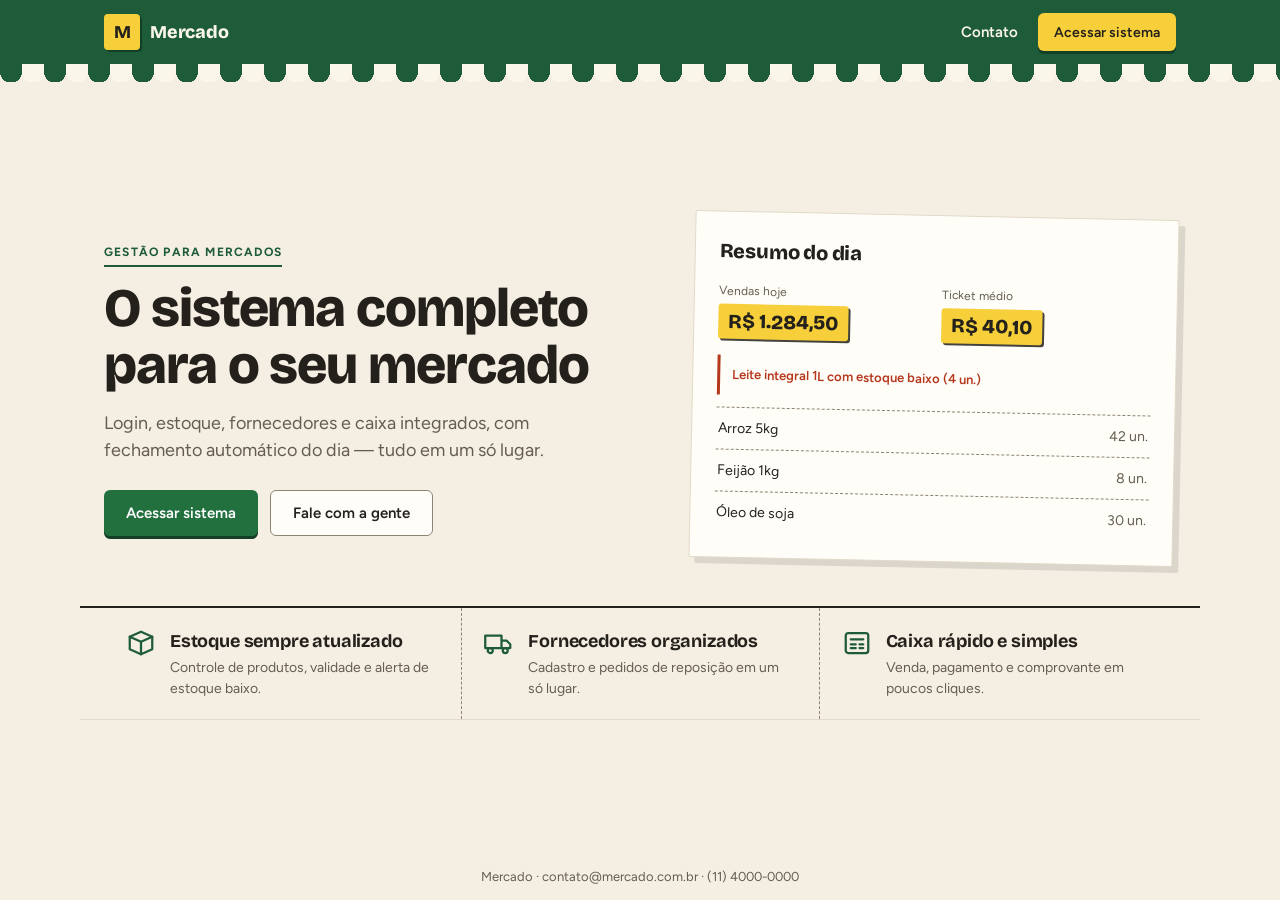
<file: index.html>
<!doctype html>
<html lang="pt-BR">
<head>
  <meta charset="utf-8">
  <meta name="viewport" content="width=device-width, initial-scale=1">
  <title>Mercado · Sistema completo para o seu mercado</title>
  <link rel="stylesheet" href="css/landing.css?v=3">
  <link rel="stylesheet" href="css/tema.css?v=3">
</head>
<body>
  <header class="topbar">
    <div class="container topbar-inner">
      <a class="brand" href="index.html">
        <span class="brand-mark" aria-hidden="true">M</span>
        <span class="brand-name">Mercado</span>
      </a>
      <nav class="nav">
        <button type="button" class="nav-link" id="abrir-contato" aria-haspopup="dialog">Contato</button>
        <a href="login.html" class="btn btn-primary btn-sm">Acessar sistema</a>
      </nav>
    </div>
  </header>

  <main class="hero">
    <div class="container hero-inner">
      <div class="hero-text">
        <span class="eyebrow">Gestão para mercados</span>
        <h1>O sistema completo para o seu mercado</h1>
        <p>Login, estoque, fornecedores e caixa integrados, com fechamento automático do dia — tudo em um só lugar.</p>
        <div class="hero-actions">
          <a href="login.html" class="btn btn-primary">Acessar sistema</a>
          <button type="button" class="btn btn-ghost" id="abrir-contato-hero" aria-haspopup="dialog">Fale com a gente</button>
        </div>
      </div>

      <div class="hero-preview" aria-hidden="true">
        <div class="preview-card">
          <div class="preview-head">Resumo do dia</div>
          <div class="preview-stats">
            <div><small>Vendas hoje</small><strong>R$ 1.284,50</strong></div>
            <div><small>Ticket médio</small><strong>R$ 40,10</strong></div>
          </div>
          <div class="preview-alert">Leite integral 1L com estoque baixo (4 un.)</div>
          <div class="preview-row"><span>Arroz 5kg</span><span>42 un.</span></div>
          <div class="preview-row"><span>Feijão 1kg</span><span>8 un.</span></div>
          <div class="preview-row"><span>Óleo de soja</span><span>30 un.</span></div>
        </div>
      </div>
    </div>

    <section class="container modules" aria-label="Módulos do sistema">
      <article class="card">
        <div class="card-icon" aria-hidden="true">
          <svg viewBox="0 0 24 24"><path d="M3 7l9-4 9 4v10l-9 4-9-4V7z"/><path d="M3 7l9 4 9-4M12 11v10"/></svg>
        </div>
        <div>
          <h3>Estoque sempre atualizado</h3>
          <p>Controle de produtos, validade e alerta de estoque baixo.</p>
        </div>
      </article>
      <article class="card">
        <div class="card-icon" aria-hidden="true">
          <svg viewBox="0 0 24 24"><path d="M1 6h13v10H1zM14 10h4l3 3v3h-7z"/><circle cx="5" cy="18" r="2"/><circle cx="17" cy="18" r="2"/></svg>
        </div>
        <div>
          <h3>Fornecedores organizados</h3>
          <p>Cadastro e pedidos de reposição em um só lugar.</p>
        </div>
      </article>
      <article class="card">
        <div class="card-icon" aria-hidden="true">
          <svg viewBox="0 0 24 24"><rect x="3" y="4" width="18" height="16" rx="2"/><path d="M7 9h10M7 13h4M14 13h3M7 16h4M14 16h3"/></svg>
        </div>
        <div>
          <h3>Caixa rápido e simples</h3>
          <p>Venda, pagamento e comprovante em poucos cliques.</p>
        </div>
      </article>
    </section>
  </main>

  <footer class="footer">
    <div class="container">Mercado · contato@mercado.com.br · (11) 4000-0000</div>
  </footer>

  <!-- Contato (janela) -->
  <dialog class="contact-dialog" id="contato" aria-labelledby="contato-title">
    <div class="dialog-head">
      <div>
        <h2 id="contato-title">Fale com a gente</h2>
        <p class="section-sub">Deixe seu contato e retornamos em breve.</p>
      </div>
      <button type="button" class="dialog-close" id="fechar-contato" aria-label="Fechar">×</button>
    </div>

    <form class="contact-form" id="contact-form" novalidate>
      <div id="contact-msg" class="alert alert-success" role="status" hidden></div>
      <div class="field">
        <label for="c-nome">Nome</label>
        <input id="c-nome" type="text" autocomplete="name" required>
        <span class="field-error" id="c-nome-error"></span>
      </div>
      <div class="field">
        <label for="c-email">E-mail</label>
        <input id="c-email" type="email" autocomplete="email" required>
        <span class="field-error" id="c-email-error"></span>
      </div>
      <div class="field">
        <label for="c-mensagem">Mensagem</label>
        <textarea id="c-mensagem" rows="3" required></textarea>
        <span class="field-error" id="c-mensagem-error"></span>
      </div>
      <button type="submit" class="btn btn-primary btn-block">Enviar mensagem</button>
    </form>
  </dialog>

  <script src="js/landing.js?v=3"></script>
</body>
</html>
</file>
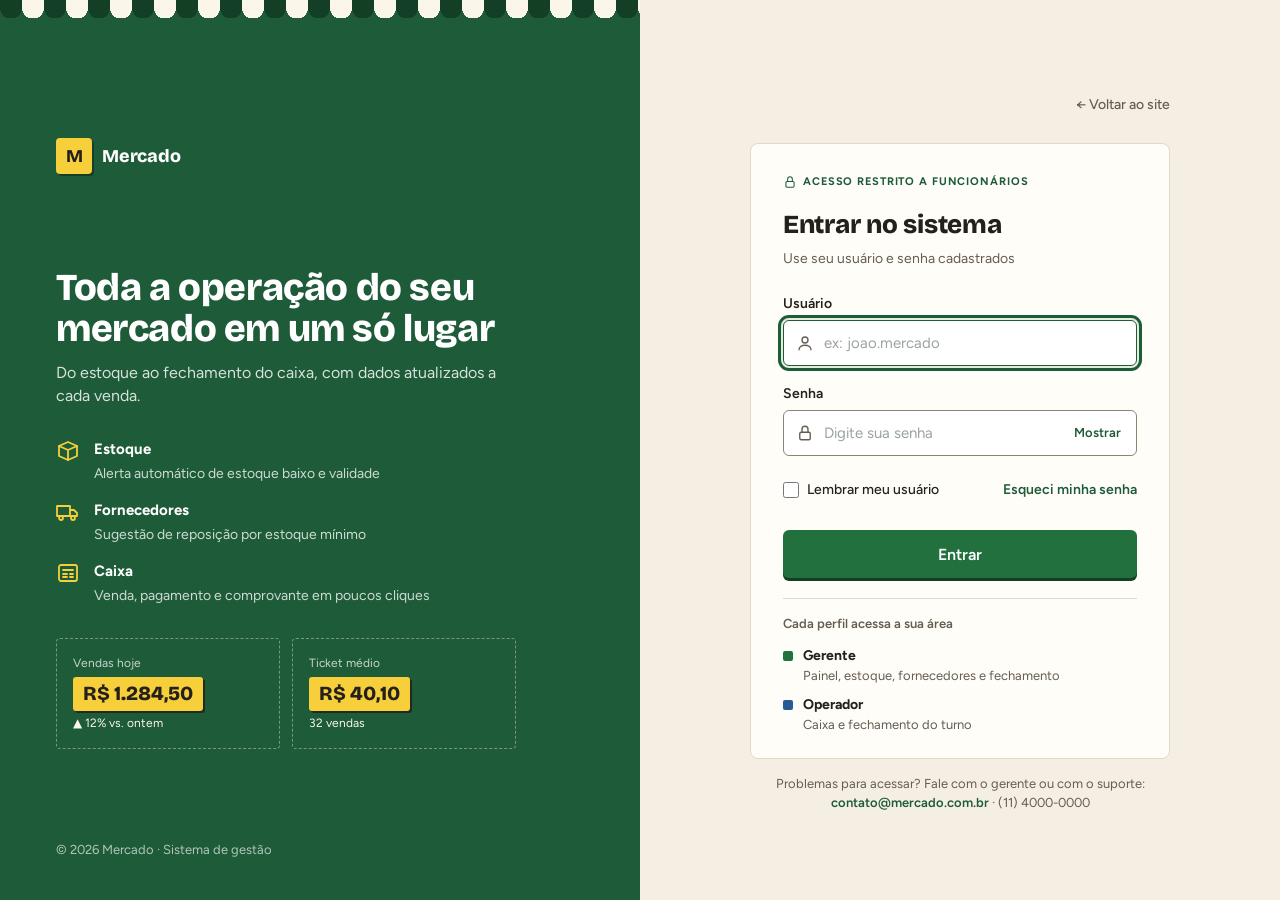
<file: caixa.html>
<!doctype html>
<html lang="pt-BR">
<head>
  <meta charset="utf-8">
  <meta name="viewport" content="width=device-width, initial-scale=1">
  <title>Caixa · Mercado</title>
  <link rel="stylesheet" href="css/app.css?v=5">
  <link rel="stylesheet" href="css/componentes.css?v=3">
  <link rel="stylesheet" href="css/caixa.css?v=3">
  <link rel="stylesheet" href="css/tema.css?v=3">
  <script src="js/auth.js?v=3"></script>
  <script src="js/dados.js?v=3"></script>
  <script src="js/app.js?v=5"></script>
  <script src="js/regras.js?v=3"></script>
</head>
<body>
  <header class="mobile-bar">
    <a class="brand" href="caixa.html">
      <span class="brand-mark" aria-hidden="true">M</span><span class="brand-name">Mercado</span>
    </a>
    <button type="button" class="menu-toggle" id="menu-toggle" aria-expanded="false" aria-controls="sidebar">Menu</button>
  </header>
  <div class="backdrop" id="backdrop" hidden></div>

  <div class="app">
    <aside class="sidebar" id="sidebar"></aside>
    <main class="main">
      <div class="page-head">
        <div>
          <h1>Caixa</h1>
          <p id="subtitulo">Registro de vendas do dia</p>
        </div>
      </div>

      <!-- Caixa fechado: abrir com o troco inicial -->
      <section class="card abrir" id="painel-abrir" hidden>
        <span class="abrir-icon" aria-hidden="true">
          <svg viewBox="0 0 24 24"><rect x="3" y="4" width="18" height="16" rx="2"/><path d="M7 9h10M7 13h4M14 13h3M7 16h4M14 16h3"/></svg>
        </span>
        <form id="form-abrir" novalidate>
          <h2>O caixa está fechado</h2>
          <p>Conte o dinheiro que está na gaveta para o troco e abra o caixa para começar a vender.</p>
          <div class="abrir-linha">
            <div class="field">
              <label for="troco-inicial">Troco inicial (R$)</label>
              <input id="troco-inicial" inputmode="decimal" value="0,00">
              <span class="field-error" id="troco-inicial-error"></span>
            </div>
            <button type="submit" class="btn btn-primary">Abrir caixa</button>
          </div>
        </form>
      </section>

      <!-- Venda em andamento -->
      <div class="venda" id="area-venda" hidden>
        <section class="card venda-itens">
          <label class="search busca-caixa">
            <svg viewBox="0 0 24 24" aria-hidden="true"><path d="M3 7V5a2 2 0 0 1 2-2h2M17 3h2a2 2 0 0 1 2 2v2M21 17v2a2 2 0 0 1-2 2h-2M7 21H5a2 2 0 0 1-2-2v-2M7 8v8M10 8v8M13 8v8M17 8v8"/></svg>
            <span class="sr-only">Código de barras ou nome do produto</span>
            <input id="busca" maxlength="60" placeholder="Passe o leitor ou digite o nome do produto (F2)" autocomplete="off">
          </label>
          <span class="field-error" id="busca-error"></span>
          <div class="resultados" id="resultados"></div>

          <table class="carrinho">
            <thead>
              <tr><th>Produto</th><th class="num">Qtd. / peso</th><th class="num">Preço</th><th class="num">Subtotal</th><th><span class="sr-only">Tirar</span></th></tr>
            </thead>
            <tbody id="itens"></tbody>
          </table>
          <div class="sem-itens" id="sem-itens">
            <svg viewBox="0 0 24 24" aria-hidden="true"><path d="M3 10h18l-2 10H5zM7 10l5-6 5 6M9 14v3M15 14v3"/></svg>
            <strong>Nenhum item na venda</strong>
            <span>Os itens ficam reservados enquanto a venda está aberta e só saem do estoque depois do pagamento.</span>
          </div>
        </section>

        <section class="card venda-pagamento">
          <span class="rotulo-suave">Total da venda</span>
          <strong class="total" id="total">R$ 0,00</strong>
          <span class="rotulo-suave pequeno" id="qtd-itens">Nenhum item</span>

          <p class="rotulo">Forma de pagamento</p>
          <div class="formas" id="formas" role="group" aria-label="Forma de pagamento">
            <button type="button" class="chip" data-forma="dinheiro" aria-pressed="false">Dinheiro</button>
            <button type="button" class="chip" data-forma="pix" aria-pressed="false">Pix</button>
            <button type="button" class="chip" data-forma="debito" aria-pressed="false">Débito</button>
            <button type="button" class="chip" data-forma="credito" aria-pressed="false">Crédito</button>
          </div>
          <span class="field-error" id="forma-error"></span>

          <div id="painel-dinheiro" hidden>
            <div class="field">
              <label for="recebido">Valor recebido (R$)</label>
              <input id="recebido" inputmode="decimal" placeholder="vazio = valor exato">
              <span class="field-error" id="recebido-error"></span>
            </div>
            <div class="troco"><span>Troco</span><strong id="troco">R$ 0,00</strong></div>
          </div>

          <button type="button" class="btn btn-primary btn-largo" id="btn-finalizar">
            <svg viewBox="0 0 24 24" aria-hidden="true"><path d="M20 6L9 17l-5-5"/></svg>
            Finalizar venda (F4)
          </button>
          <button type="button" class="link-simples centro" id="btn-cancelar-venda">Cancelar venda</button>
        </section>
      </div>

      <!-- Resumo do dia -->
      <section class="resumo-dia">
        <article class="card"><span class="rotulo-suave">Vendas hoje</span><strong id="r-total">—</strong></article>
        <article class="card"><span class="rotulo-suave">Vendas realizadas</span><strong id="r-qtd">—</strong></article>
        <article class="card"><span class="rotulo-suave">Ticket médio</span><strong id="r-ticket">—</strong></article>
      </section>

      <section class="card">
        <h2 class="card-title">Vendas de hoje</h2>
        <ul class="vendas" id="vendas"></ul>
      </section>
    </main>
  </div>

  <!-- Confirmação -->
  <dialog class="modal modal-sm" id="modal-confirmar" aria-labelledby="mc-titulo">
    <div class="modal-body confirm">
      <span class="confirm-icon" aria-hidden="true">
        <svg viewBox="0 0 24 24"><path d="M6 6l12 12M18 6L6 18"/></svg>
      </span>
      <h2 id="mc-titulo"></h2>
      <p id="mc-texto"></p>
    </div>
    <footer class="modal-foot">
      <button type="button" class="btn btn-ghost" data-fechar>Voltar</button>
      <button type="button" class="btn btn-danger" id="mc-confirmar">Cancelar venda</button>
    </footer>
  </dialog>

  <script src="js/caixa.js?v=3"></script>
</body>
</html>
</file>
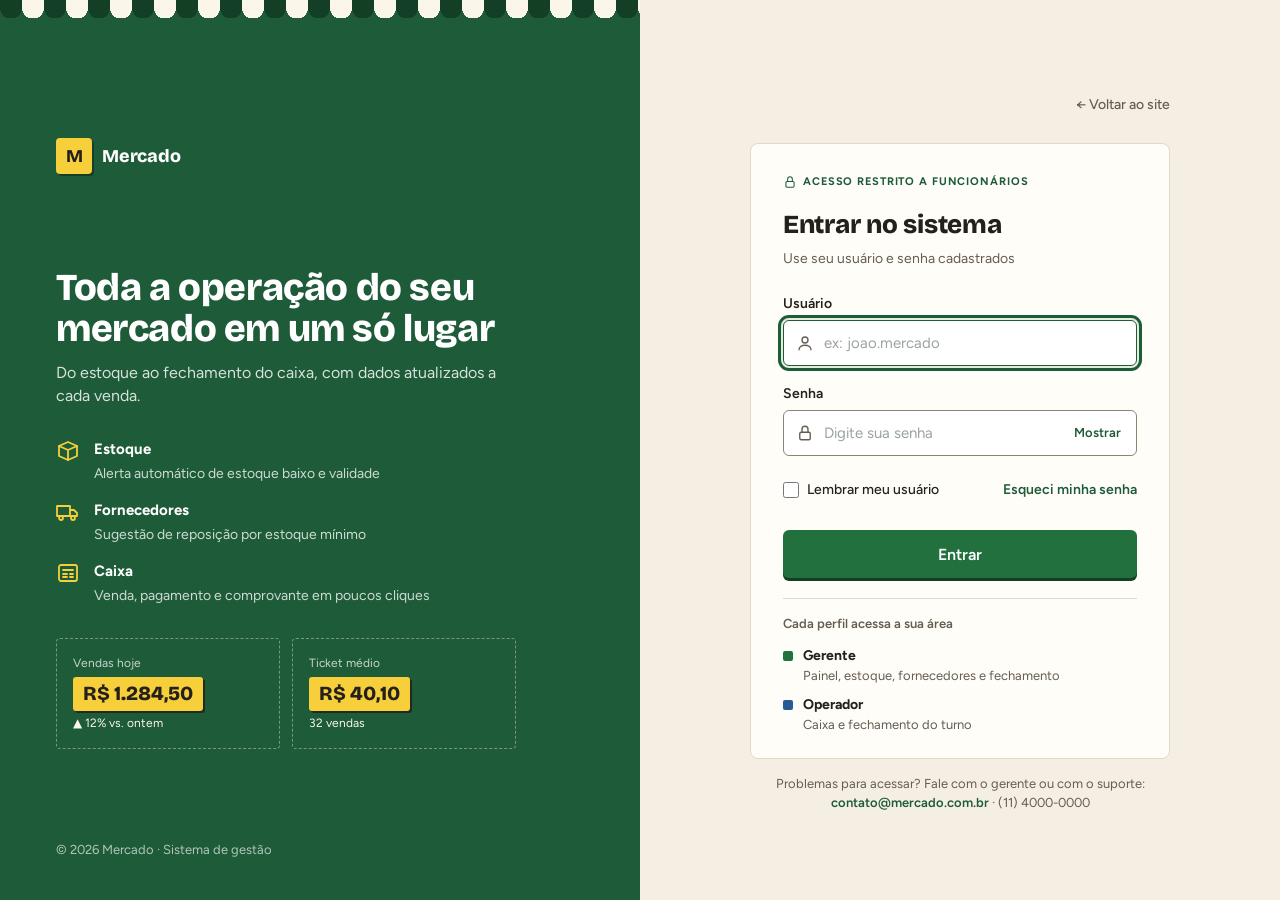
<file: calendario.html>
<!doctype html>
<html lang="pt-BR">
<head>
  <meta charset="utf-8">
  <meta name="viewport" content="width=device-width, initial-scale=1">
  <title>Calendário · Mercado</title>
  <link rel="stylesheet" href="css/app.css?v=5">
  <link rel="stylesheet" href="css/componentes.css?v=3">
  <link rel="stylesheet" href="css/painel.css?v=3">
  <link rel="stylesheet" href="css/fechamento.css?v=1">
  <link rel="stylesheet" href="css/calendario.css?v=1">
  <link rel="stylesheet" href="css/tema.css?v=3">
  <script src="js/auth.js?v=3"></script>
  <script src="js/dados.js?v=3"></script>
  <script src="js/app.js?v=5"></script>
  <script src="js/regras.js?v=3"></script>
</head>
<body>
  <header class="mobile-bar">
    <a class="brand" href="painel.html">
      <span class="brand-mark" aria-hidden="true">M</span><span class="brand-name">Mercado</span>
    </a>
    <button type="button" class="menu-toggle" id="menu-toggle" aria-expanded="false" aria-controls="sidebar">Menu</button>
  </header>
  <div class="backdrop" id="backdrop" hidden></div>

  <div class="app">
    <aside class="sidebar" id="sidebar"></aside>

    <!-- Calendário (semana 8, só o gerente): igual à tela do programa para Windows (CalendarioView).
         Junta a Previsão de compras e o Fechamento do dia. Os números vêm do objeto Fonte (js/calendario.js),
         que no site usa PrevisaoSimulada e Dados no lugar da função calendario_mes do banco (script 023). -->
    <main class="main">
      <div class="page-head">
        <div>
          <h1>Calendário</h1>
          <p id="subtitulo">Carregando…</p>
        </div>
      </div>

      <p class="aviso aviso-azul">
        No site, as vendas dos dias anteriores e a previsão são simuladas (o site ainda não tem back-end). As vendas de hoje,
        o estoque, os fornecedores e os pedidos são os do sistema. No programa para Windows, os números vêm do banco.
      </p>

      <div class="aviso aviso-erro cal-erro" id="aviso-erro" role="alert" hidden>
        <span id="aviso-erro-texto"></span>
        <button type="button" class="link-simples" id="btn-tentar">Tentar de novo</button>
      </div>

      <div class="cal-nav">
        <button type="button" class="btn btn-ghost cal-seta" id="btn-anterior" aria-label="Mês anterior" title="Mês anterior">‹</button>
        <h2 class="cal-mes" id="nome-mes" aria-live="polite"></h2>
        <button type="button" class="btn btn-ghost cal-seta" id="btn-proximo" aria-label="Próximo mês" title="Próximo mês">›</button>
        <button type="button" class="link-simples cal-hoje" id="btn-hoje" hidden>Voltar para hoje</button>
      </div>

      <section class="kpis cal-kpis" id="kpis" aria-label="Indicadores do mês"></section>

      <section class="card cal-cartao" aria-label="Dias do mês">
        <div class="cal-semana" aria-hidden="true">
          <span>dom</span><span>seg</span><span>ter</span><span>qua</span><span>qui</span><span>sex</span><span>sáb</span>
        </div>
        <div class="cal-grade" id="grade"></div>
        <div class="cal-legenda" id="legenda">
          <span><span class="cal-caminhao compra" aria-hidden="true"></span>dia de compra (produtos para pedir)</span>
          <span><span class="cal-caminhao" aria-hidden="true"></span>dia de pedido de rotina de algum fornecedor</span>
          <span><strong>R$</strong> vendido</span>
          <span><span class="cal-prev">≈ R$</span> previsto</span>
          <span><span class="cal-check" aria-hidden="true">✓</span> dia fechado</span>
        </div>
      </section>

      <section class="cal-dia" id="dia" aria-live="polite">
        <h2 class="cal-titulo-dia" id="titulo-dia"></h2>
        <p class="cal-sub-dia" id="sub-dia"></p>
        <div id="detalhe-dia"></div>
      </section>

      <hr class="cal-linha">

      <details class="cal-recolhida" id="exp-analises">
        <summary>
          <strong>Análises de vendas</strong>
          <span>Vendas por semana e média por dia da semana</span>
        </summary>
        <div class="cal-recolhida-corpo" id="analises"></div>
      </details>

      <details class="cal-recolhida" id="exp-previsao">
        <summary>
          <strong>Dados completos da previsão</strong>
          <span>Pedido sugerido de cada fornecedor e alertas</span>
        </summary>
        <div class="cal-recolhida-corpo" id="previsao-completa"></div>
      </details>
    </main>
  </div>

  <script src="js/previsao-simulada.js?v=2"></script>
  <script src="js/calendario.js?v=1"></script>
</body>
</html>
</file>
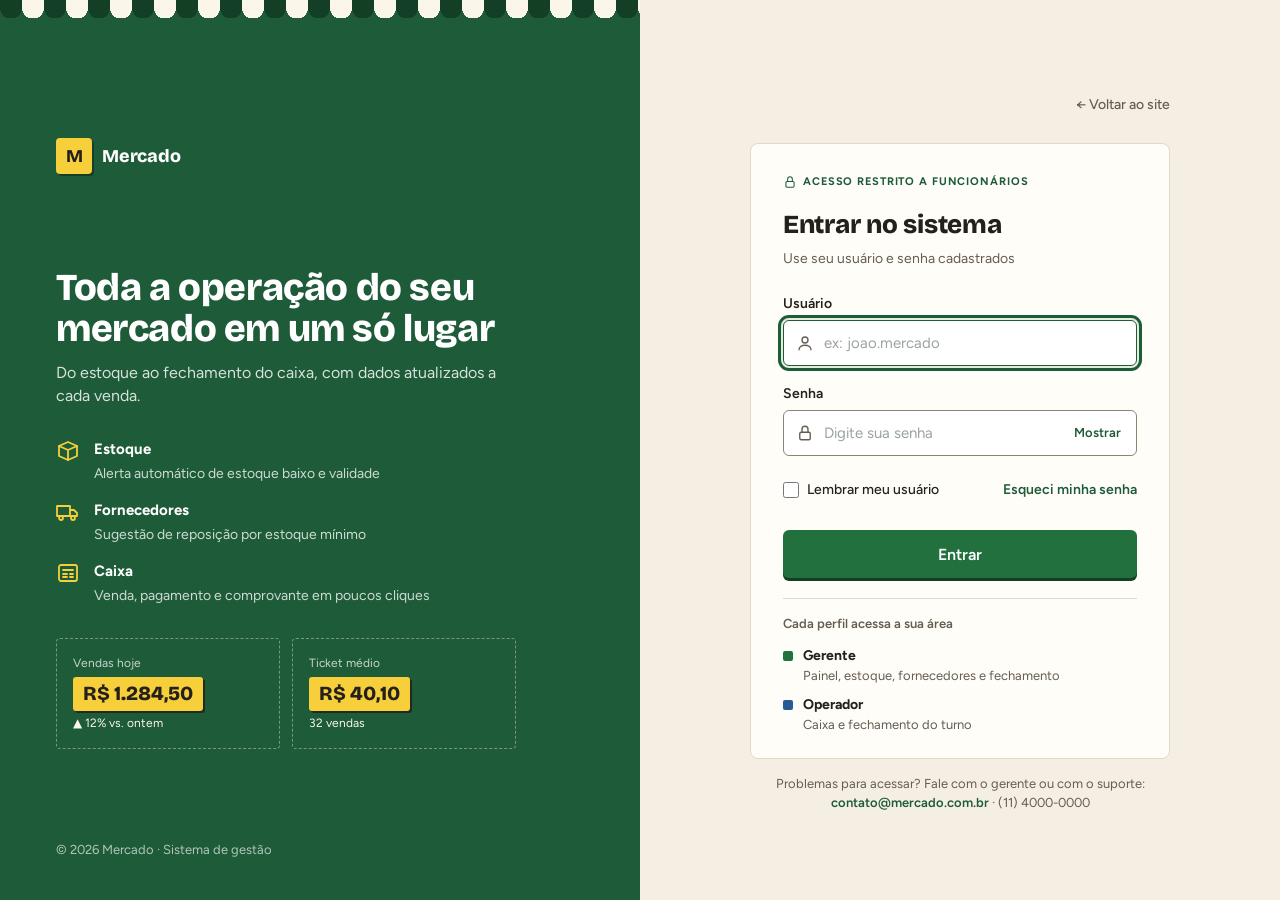
<file: em-desenvolvimento.html>
<!doctype html>
<html lang="pt-BR">
<head>
  <meta charset="utf-8">
  <meta name="viewport" content="width=device-width, initial-scale=1">
  <title>Em desenvolvimento · Mercado</title>
  <link rel="stylesheet" href="css/login.css?v=3">
  <link rel="stylesheet" href="css/tema.css?v=3">
  <script src="js/auth.js?v=3"></script>
</head>
<body>
  <main class="dev-page">
    <div class="form-top">
      <a class="brand" href="index.html">
        <span class="brand-mark" aria-hidden="true">M</span>
        <span class="brand-name">Mercado</span>
      </a>
      <a class="back-link" href="index.html">← Voltar ao site</a>
    </div>

    <section class="form-card dev-card" aria-labelledby="dev-title">
      <span class="dev-icon" aria-hidden="true">
        <svg viewBox="0 0 24 24"><path d="M14.7 6.3a4 4 0 0 0-5.4 5.4L3 18l3 3 6.3-6.3a4 4 0 0 0 5.4-5.4l-2.5 2.5-2.4-.6-.6-2.4z"/></svg>
      </span>
      <p class="dev-hello" id="dev-ola">Login feito com sucesso</p>
      <h1 id="dev-title">Esta área ainda está em desenvolvimento</h1>
      <p class="subtitle">Estamos construindo o sistema por partes. Em breve, ao entrar, você vai direto para a sua tela de trabalho.</p>

      <ul class="dev-list">
        <li><span class="dev-dot"></span>Painel com o resumo do dia</li>
        <li><span class="dev-dot"></span>Estoque e fornecedores</li>
        <li><span class="dev-dot"></span>Caixa e fechamento do dia</li>
      </ul>

      <button type="button" class="btn-primary" id="btn-sair">Sair</button>
    </section>

    <p class="help">Dúvidas? <a href="mailto:contato@mercado.com.br">contato@mercado.com.br</a> · (11) 4000-0000</p>
  </main>

  <script>
    (() => {
      const sessao = Auth.exigirLogin();
      if (!sessao) return;
      document.getElementById("dev-ola").textContent = `Olá, ${sessao.nome}! Seu login foi feito com sucesso.`;
      document.getElementById("btn-sair").addEventListener("click", Auth.logout);
    })();
  </script>
</body>
</html>
</file>
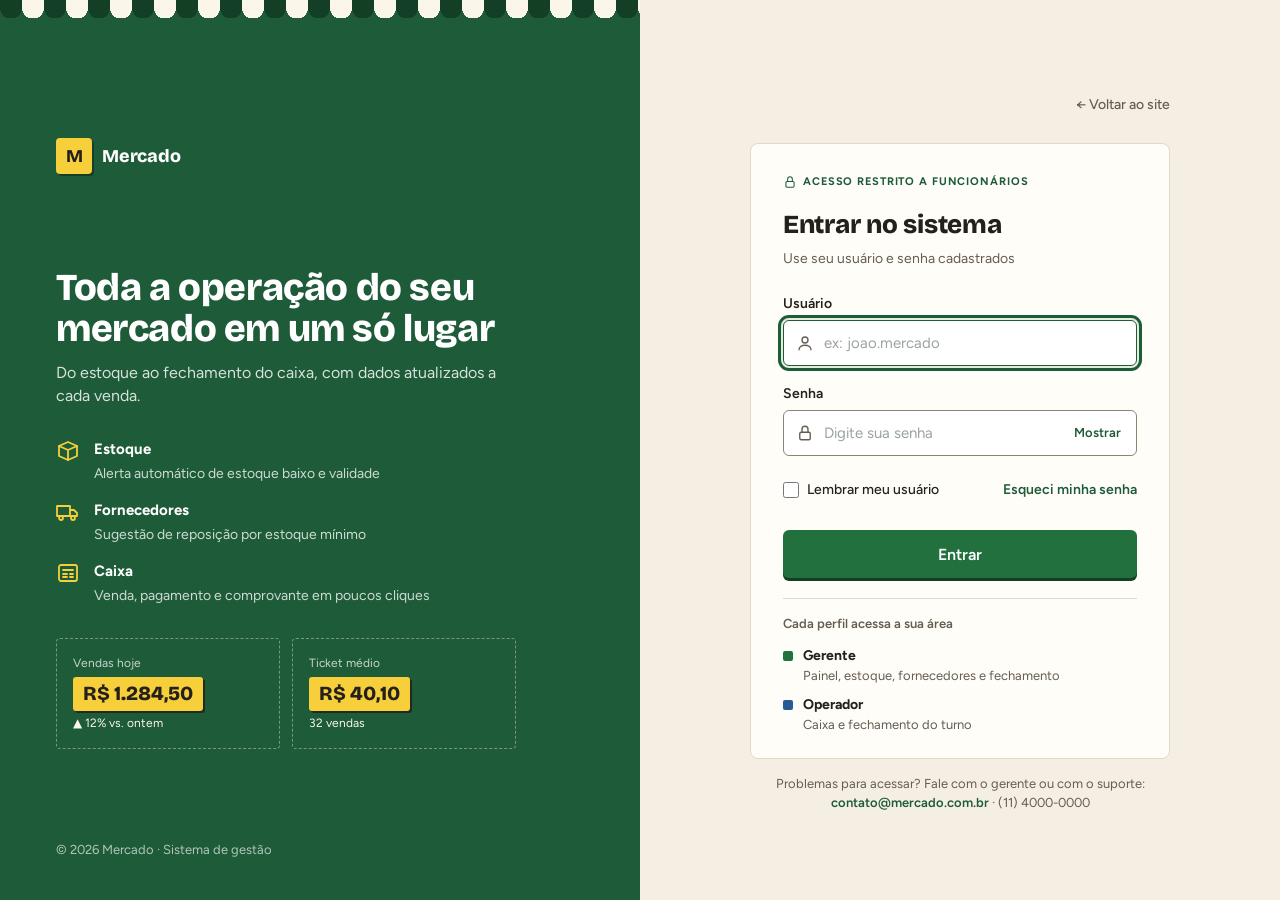
<file: estoque.html>
<!doctype html>
<html lang="pt-BR">
<head>
  <meta charset="utf-8">
  <meta name="viewport" content="width=device-width, initial-scale=1">
  <title>Estoque · Mercado</title>
  <link rel="stylesheet" href="css/app.css?v=5">
  <link rel="stylesheet" href="css/componentes.css?v=3">
  <link rel="stylesheet" href="css/estoque.css?v=3">
  <link rel="stylesheet" href="css/tema.css?v=3">
  <script src="js/auth.js?v=3"></script>
  <script src="js/dados.js?v=3"></script>
  <script src="js/app.js?v=5"></script>
  <script src="js/regras.js?v=3"></script>
</head>
<body>
  <header class="mobile-bar">
    <a class="brand" href="painel.html">
      <span class="brand-mark" aria-hidden="true">M</span><span class="brand-name">Mercado</span>
    </a>
    <button type="button" class="menu-toggle" id="menu-toggle" aria-expanded="false" aria-controls="sidebar">Menu</button>
  </header>
  <div class="backdrop" id="backdrop" hidden></div>

  <div class="app">
    <aside class="sidebar" id="sidebar"></aside>

    <main class="main">
      <div class="page-head">
        <div>
          <h1>Produtos em estoque</h1>
          <p id="resumo">Carregando…</p>
        </div>
        <button type="button" class="btn btn-primary" id="btn-novo">
          <svg viewBox="0 0 24 24" aria-hidden="true"><path d="M12 5v14M5 12h14"/></svg>
          Novo produto
        </button>
      </div>

      <!-- Entrada de mercadoria pelo leitor de código de barras -->
      <section class="card leitor">
        <span class="leitor-icon" aria-hidden="true">
          <svg viewBox="0 0 24 24"><path d="M3 7V5a2 2 0 0 1 2-2h2M17 3h2a2 2 0 0 1 2 2v2M21 17v2a2 2 0 0 1-2 2h-2M7 21H5a2 2 0 0 1-2-2v-2M7 8v8M10 8v8M13 8v8M17 8v8"/></svg>
        </span>
        <div class="leitor-texto">
          <strong>Chegou mercadoria?</strong>
          <span>Passe o leitor no código de barras da caixa para dar entrada no lote.</span>
        </div>
        <label class="search leitor-campo">
          <svg viewBox="0 0 24 24" aria-hidden="true"><path d="M7 8v8M10 8v8M13 8v8M17 8v8"/></svg>
          <span class="sr-only">Código de barras da caixa</span>
          <input id="leitor" maxlength="40" inputmode="numeric" placeholder="Código de barras da caixa" autocomplete="off">
        </label>
      </section>

      <!-- Indicadores: clicar filtra a lista -->
      <section class="kpis-q" aria-label="Indicadores do estoque">
        <button type="button" class="kpi-q" data-situacao="" title="Cadastrados no estoque">
          <span class="kpi-q-icon icon-green"><svg viewBox="0 0 24 24"><path d="M3 7l9-4 9 4v10l-9 4-9-4V7z"/><path d="M3 7l9 4 9-4M12 11v10"/></svg></span>
          <strong id="k-total">—</strong><span>Produtos</span>
        </button>
        <button type="button" class="kpi-q" data-situacao="baixo" title="Abaixo do mínimo cadastrado">
          <span class="kpi-q-icon icon-amber"><svg viewBox="0 0 24 24"><circle cx="12" cy="12" r="10"/><path d="M12 7v5l3 2"/></svg></span>
          <strong id="k-baixo">—</strong><span>Estoque baixo</span>
        </button>
        <button type="button" class="kpi-q" data-situacao="sem" title="Nenhuma unidade disponível">
          <span class="kpi-q-icon icon-red"><svg viewBox="0 0 24 24"><circle cx="12" cy="12" r="10"/><path d="M12 7v6M12 17h.01"/></svg></span>
          <strong id="k-sem">—</strong><span>Sem estoque</span>
        </button>
        <button type="button" class="kpi-q" data-situacao="validade" title="Ainda não venceu, mas vence em até 30 dias">
          <span class="kpi-q-icon icon-amber"><svg viewBox="0 0 24 24"><path d="M12 3l9 16H3z"/><path d="M12 10v4M12 17h.01"/></svg></span>
          <strong id="k-validade">—</strong><span>Validade próxima</span>
        </button>
        <button type="button" class="kpi-q" data-situacao="vencidos" title="Tem lote com a validade já passada">
          <span class="kpi-q-icon icon-red"><svg viewBox="0 0 24 24"><path d="M12 3l9 16H3z"/><path d="M12 10v4M12 17h.01"/></svg></span>
          <strong id="k-vencidos">—</strong><span>Vencidos</span>
        </button>
      </section>

      <section class="card table-card">
        <div class="toolbar">
          <label class="search">
            <svg viewBox="0 0 24 24" aria-hidden="true"><circle cx="11" cy="11" r="7"/><path d="M21 21l-4.3-4.3"/></svg>
            <span class="sr-only">Buscar produto</span>
            <input type="search" id="busca" placeholder="Buscar produto, categoria ou código..." autocomplete="off">
          </label>
          <button type="button" class="btn btn-ghost" id="btn-filtros">
            <svg viewBox="0 0 24 24" aria-hidden="true"><path d="M3 5h18l-7 8v6l-4 2v-8z"/></svg>
            Filtros <span class="contador" id="n-filtros" hidden></span>
          </button>
        </div>
        <div class="filtros-ativos" id="filtros-ativos" hidden></div>

        <table class="table">
          <thead>
            <tr>
              <th scope="col">Produto</th>
              <th scope="col">Categoria</th>
              <th scope="col" class="num">Qtd</th>
              <th scope="col" class="num">Preço</th>
              <th scope="col" class="col-alerta"><span class="sr-only">Validade</span></th>
              <th scope="col" class="col-toggle"><span class="sr-only">Detalhes</span></th>
            </tr>
          </thead>
          <tbody id="lista"></tbody>
        </table>
        <p class="empty" id="vazio" hidden>Nenhum produto encontrado.</p>

        <p class="legend">
          <span><span class="dot-low" aria-hidden="true"></span> estoque abaixo do mínimo ou zerado</span>
          <span><span class="sinal-aviso" aria-hidden="true"></span> aviso antecipado: chegando no mínimo, hora de pedir</span>
        </p>
      </section>
    </main>
  </div>

  <!-- Filtros -->
  <dialog class="modal" id="modal-filtros" aria-labelledby="filtros-titulo">
    <form id="form-filtros" novalidate>
      <header class="modal-head">
        <h2 id="filtros-titulo">Filtros</h2>
        <button type="button" class="icon-btn" data-fechar aria-label="Fechar">
          <svg viewBox="0 0 24 24" aria-hidden="true"><path d="M6 6l12 12M18 6L6 18"/></svg>
        </button>
      </header>
      <div class="modal-body filtros-corpo">
        <fieldset class="grupo"><legend>Situação</legend><div class="opcoes" id="op-situacao"></div></fieldset>
        <fieldset class="grupo"><legend>Categoria</legend><div class="opcoes" id="op-categoria"></div></fieldset>
        <fieldset class="grupo"><legend>Tipo</legend><div class="opcoes" id="op-tipo"></div></fieldset>
        <fieldset class="grupo"><legend>Ordem</legend><div class="opcoes" id="op-ordem"></div></fieldset>
      </div>
      <footer class="modal-foot">
        <button type="button" class="btn btn-ghost" id="filtros-limpar">Limpar</button>
        <button type="submit" class="btn btn-primary" id="filtros-mostrar">Mostrar produtos</button>
      </footer>
    </form>
  </dialog>

  <!-- Cadastro / edição de produto -->
  <dialog class="modal modal-lg" id="modal-produto" aria-labelledby="modal-titulo">
    <form id="form-produto" novalidate>
      <header class="modal-head">
        <h2 id="modal-titulo">Novo produto</h2>
        <button type="button" class="icon-btn" data-fechar aria-label="Fechar">
          <svg viewBox="0 0 24 24" aria-hidden="true"><path d="M6 6l12 12M18 6L6 18"/></svg>
        </button>
      </header>

      <div class="modal-body">
        <p class="aviso aviso-ok full" id="f-achado" hidden></p>
        <div class="field full">
          <label for="f-nome">Nome do produto</label>
          <input id="f-nome" maxlength="80" placeholder="ex: Arroz 5kg">
          <span class="field-error" id="f-nome-error"></span>
        </div>
        <div class="field full">
          <label for="f-categoria">Categoria</label>
          <input id="f-categoria" list="categorias" maxlength="40" placeholder="ex: Grãos">
          <datalist id="categorias"></datalist>
          <span class="field-error" id="f-categoria-error"></span>
        </div>
        <div class="field">
          <label for="f-fornecedor">Fornecedor <span class="optional">(opcional)</span></label>
          <select id="f-fornecedor"></select>
          <span class="field-error" id="f-fornecedor-error"></span>
        </div>
        <div class="field">
          <label for="f-prazo">Prazo de entrega (dias)</label>
          <input id="f-prazo" inputmode="numeric" maxlength="3">
          <span class="field-error" id="f-prazo-error"></span>
        </div>
        <p class="field-hint full dica-bloco">Sem fornecedor escolhido, o produto é de quem entrega a categoria dele. Prazo: quantos dias o fornecedor leva para entregar este produto (vazio = prazo padrão do fornecedor). Entra na previsão de entrega do pedido.</p>
        <label class="check full"><input type="checkbox" id="f-kg"> Vendido por quilo (kg), ex.: carnes do açougue</label>
        <div class="field">
          <label for="f-preco" id="f-preco-rotulo">Preço (R$)</label>
          <input id="f-preco" inputmode="decimal" placeholder="0,00">
          <span class="field-error" id="f-preco-error"></span>
        </div>
        <div class="field">
          <label for="f-minimo">Estoque mínimo</label>
          <input id="f-minimo" inputmode="decimal">
          <span class="field-error" id="f-minimo-error"></span>
        </div>
        <div class="field">
          <label for="f-aviso">Avisar com antecedência em</label>
          <input id="f-aviso" inputmode="decimal" placeholder="mínimo + 50%">
          <span class="field-error" id="f-aviso-error"></span>
        </div>
        <div class="field">
          <label for="f-dias">Validade padrão (dias)</label>
          <input id="f-dias" inputmode="numeric" maxlength="4">
          <span class="field-error" id="f-dias-error"></span>
        </div>
        <p class="field-hint full dica-bloco">Aviso: com essa quantidade ou menos aparece o sinal amarelo, antes de chegar no mínimo (vazio = mínimo + 50%). Validade padrão: quantos dias depois da compra o produto vence (ex.: leite 120, carne 10); a validade dos lotes novos já vem preenchida.</p>
        <label class="check full"><input type="checkbox" id="f-pedir"> Pedir antes de acabar (calcular o aviso pelo prazo de entrega)</label>
        <div class="field">
          <label for="f-codigo">Código de barras da caixa</label>
          <input id="f-codigo" inputmode="numeric" maxlength="40">
          <span class="field-error" id="f-codigo-error"></span>
        </div>
        <div class="field">
          <label for="f-porcaixa" id="f-porcaixa-rotulo">Unidades por caixa</label>
          <input id="f-porcaixa" inputmode="decimal" value="1">
          <span class="field-error" id="f-porcaixa-error"></span>
        </div>

        <div class="full secao" id="secao-lote">
          <h3>Primeiro lote</h3>
          <p class="field-hint">Deixe a quantidade em 0 se a mercadoria ainda não chegou.</p>
          <div class="linha-3">
            <div class="field">
              <label for="f-qtd">Quantidade</label>
              <input id="f-qtd" inputmode="decimal" value="0">
              <span class="field-error" id="f-qtd-error"></span>
            </div>
            <div class="field">
              <label for="f-compra">Data de compra</label>
              <input id="f-compra" type="date">
              <span class="field-error" id="f-compra-error"></span>
            </div>
            <div class="field">
              <label for="f-validade">Validade</label>
              <input id="f-validade" type="date">
              <span class="field-hint" id="f-validade-dica"></span>
              <span class="field-error" id="f-validade-error"></span>
            </div>
          </div>
        </div>
      </div>

      <footer class="modal-foot">
        <button type="button" class="btn btn-ghost" data-fechar>Cancelar</button>
        <button type="submit" class="btn btn-primary" id="btn-salvar">Cadastrar produto</button>
      </footer>
    </form>
  </dialog>

  <!-- Novo lote / editar lote -->
  <dialog class="modal" id="modal-lote" aria-labelledby="lote-titulo">
    <form id="form-lote" novalidate>
      <header class="modal-head">
        <div>
          <h2 id="lote-titulo">Novo lote</h2>
          <p class="modal-sub" id="lote-produto"></p>
        </div>
        <button type="button" class="icon-btn" data-fechar aria-label="Fechar">
          <svg viewBox="0 0 24 24" aria-hidden="true"><path d="M6 6l12 12M18 6L6 18"/></svg>
        </button>
      </header>
      <div class="modal-body">
        <div class="aviso aviso-azul full" id="lote-pedido" hidden>
          <span id="lote-pedido-texto"></span>
          <a class="link-forte" id="lote-pedido-link" href="#">Registrar a entrega do pedido</a>
        </div>
        <div class="field" id="campo-caixas">
          <label for="l-caixas">Caixas recebidas</label>
          <input id="l-caixas" inputmode="numeric" maxlength="4">
          <span class="field-hint" id="l-caixas-dica"></span>
          <span class="field-error" id="l-caixas-error"></span>
        </div>
        <div class="field">
          <label for="l-inicial" id="l-inicial-rotulo">Quantidade comprada</label>
          <input id="l-inicial" inputmode="decimal">
          <span class="field-error" id="l-inicial-error"></span>
        </div>
        <div class="field" id="campo-restante">
          <label for="l-restante">Quantidade restante</label>
          <input id="l-restante" inputmode="decimal">
          <span class="field-error" id="l-restante-error"></span>
        </div>
        <div class="field">
          <label for="l-compra">Data de compra</label>
          <input id="l-compra" type="date">
          <span class="field-error" id="l-compra-error"></span>
        </div>
        <div class="field">
          <label for="l-validade">Validade</label>
          <input id="l-validade" type="date">
          <span class="field-hint" id="l-validade-dica"></span>
          <span class="field-error" id="l-validade-error"></span>
        </div>
      </div>
      <footer class="modal-foot">
        <button type="button" class="btn btn-ghost" data-fechar>Cancelar</button>
        <button type="submit" class="btn btn-primary" id="lote-salvar">Adicionar lote</button>
      </footer>
    </form>
  </dialog>

  <!-- Confirmação de exclusão -->
  <dialog class="modal modal-sm" id="modal-excluir" aria-labelledby="excluir-titulo">
    <div class="modal-body confirm">
      <span class="confirm-icon" aria-hidden="true">
        <svg viewBox="0 0 24 24"><path d="M4 7h16M10 11v6M14 11v6M6 7l1 13h10l1-13M9 7V4h6v3"/></svg>
      </span>
      <h2 id="excluir-titulo">Excluir produto?</h2>
      <p id="excluir-texto"></p>
    </div>
    <footer class="modal-foot">
      <button type="button" class="btn btn-ghost" data-fechar>Cancelar</button>
      <button type="button" class="btn btn-danger" id="btn-confirmar-excluir">Excluir</button>
    </footer>
  </dialog>

  <script src="js/estoque.js?v=3"></script>
</body>
</html>
</file>
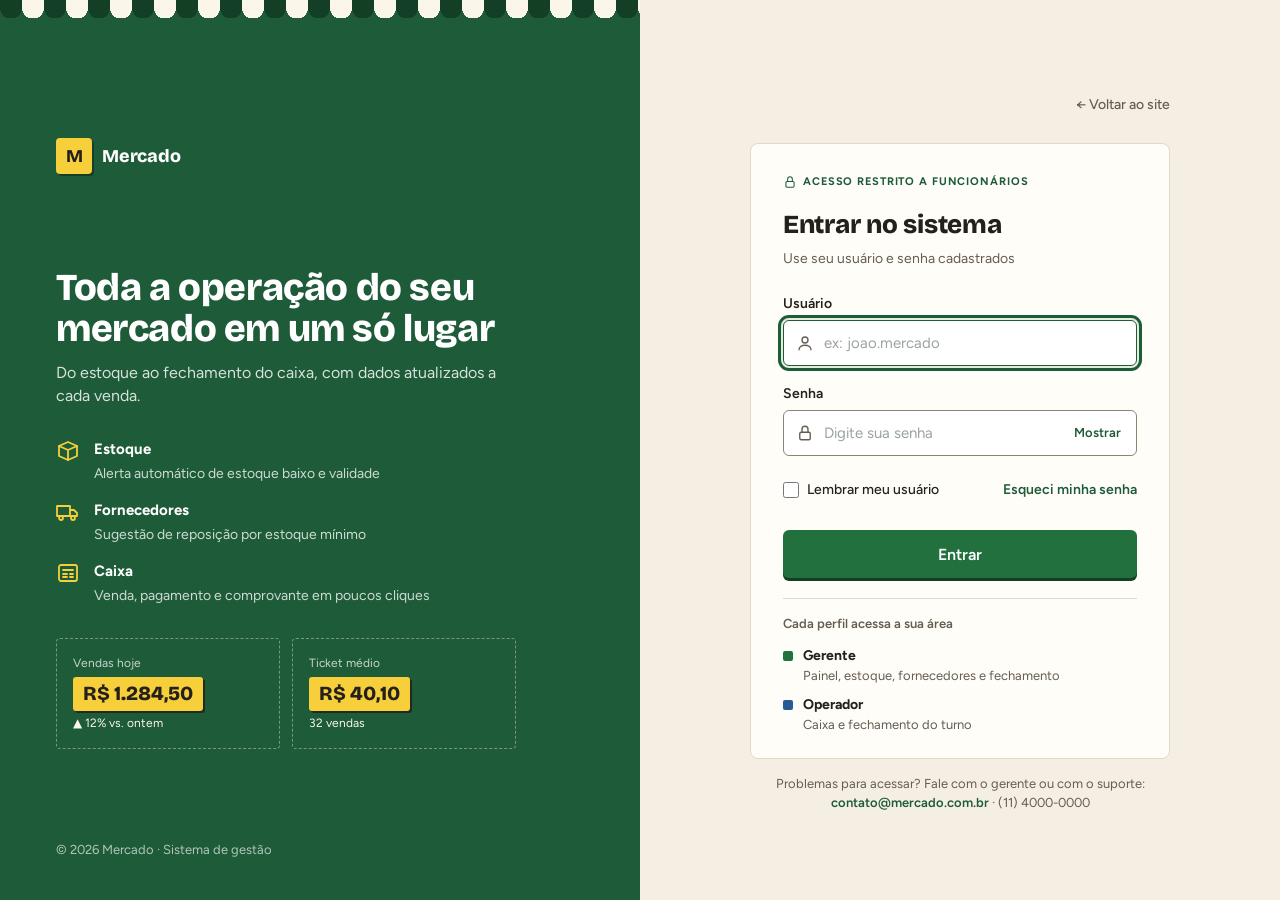
<file: fechamento.html>
<!doctype html>
<html lang="pt-BR">
<head>
  <meta charset="utf-8">
  <meta name="viewport" content="width=device-width, initial-scale=1">
  <title>Fechamento do dia · Mercado</title>
  <link rel="stylesheet" href="css/app.css?v=5">
  <link rel="stylesheet" href="css/componentes.css?v=3">
  <link rel="stylesheet" href="css/painel.css?v=3">
  <link rel="stylesheet" href="css/fechamento.css?v=1">
  <link rel="stylesheet" href="css/tema.css?v=3">
  <script src="js/auth.js?v=3"></script>
  <script src="js/dados.js?v=3"></script>
  <script src="js/app.js?v=5"></script>
  <script src="js/regras.js?v=3"></script>
</head>
<body>
  <header class="mobile-bar">
    <a class="brand" href="painel.html">
      <span class="brand-mark" aria-hidden="true">M</span><span class="brand-name">Mercado</span>
    </a>
    <button type="button" class="menu-toggle" id="menu-toggle" aria-expanded="false" aria-controls="sidebar">Menu</button>
  </header>
  <div class="backdrop" id="backdrop" hidden></div>

  <div class="app">
    <aside class="sidebar" id="sidebar"></aside>

    <main class="main">
      <div class="page-head">
        <div>
          <h1>Fechamento do dia</h1>
          <p id="data-dia"></p>
        </div>
        <span class="live" title="A tela se atualiza sozinha a cada nova venda">
          <span class="live-dot" aria-hidden="true"></span>
          <span id="situacao">Atualizando…</span>
        </span>
      </div>

      <p class="aviso aviso-ambar" id="aviso-caixa" hidden></p>

      <section class="kpis" aria-label="Indicadores do dia">
        <article class="kpi">
          <div class="kpi-top"><span class="kpi-label">Vendido hoje</span></div>
          <strong class="kpi-value" id="kpi-total">—</strong>
          <span class="kpi-sub">Vendas pagas, sem as canceladas</span>
        </article>
        <article class="kpi">
          <div class="kpi-top"><span class="kpi-label">Vendas</span></div>
          <strong class="kpi-value" id="kpi-vendas">—</strong>
          <span class="kpi-sub" id="kpi-vendas-sub"></span>
        </article>
        <article class="kpi">
          <div class="kpi-top"><span class="kpi-label">Ticket médio</span></div>
          <strong class="kpi-value" id="kpi-ticket">—</strong>
          <span class="kpi-sub">Valor médio por venda</span>
        </article>
        <article class="kpi">
          <div class="kpi-top"><span class="kpi-label">Cancelamentos</span></div>
          <strong class="kpi-value" id="kpi-cancel">—</strong>
          <span class="kpi-sub">Vendas canceladas hoje</span>
        </article>
      </section>

      <div class="grid-2">
        <section class="card">
          <h2 class="card-title">Formas de pagamento</h2>
          <ul class="fc-lista" id="formas"></ul>
        </section>
        <section class="card">
          <h2 class="card-title">Mais vendidos</h2>
          <ul class="fc-lista" id="mais-vendidos"></ul>
        </section>
      </div>

      <div class="grid-2">
        <section class="card">
          <h2 class="card-title">Vendas por hora</h2>
          <ul class="fc-lista" id="por-hora"></ul>
        </section>
        <section class="card fc-fechar">
          <h2 class="card-title">Fechar o dia</h2>
          <p id="fechar-texto"></p>
          <button type="button" class="btn btn-primary" id="btn-fechar">Fechar o dia</button>
        </section>
      </div>

      <section class="card">
        <h2 class="card-title">Cancelamentos</h2>
        <ul class="fc-lista" id="cancelamentos"></ul>
      </section>
    </main>
  </div>

  <script src="js/fechamento.js?v=1"></script>
</body>
</html>
</file>
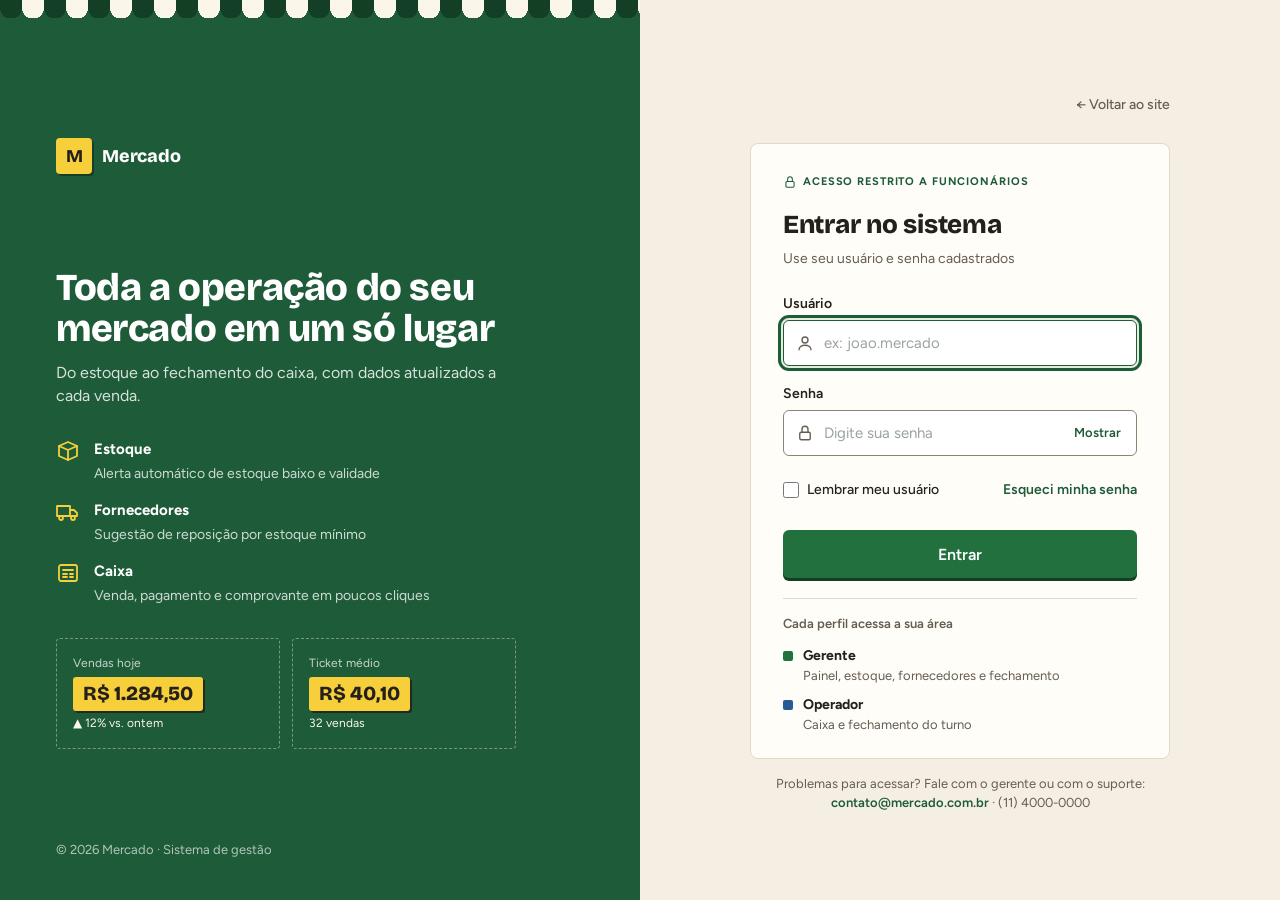
<file: fornecedores.html>
<!doctype html>
<html lang="pt-BR">
<head>
  <meta charset="utf-8">
  <meta name="viewport" content="width=device-width, initial-scale=1">
  <title>Fornecedores · Mercado</title>
  <link rel="stylesheet" href="css/app.css?v=5">
  <link rel="stylesheet" href="css/componentes.css?v=3">
  <link rel="stylesheet" href="css/fornecedores.css?v=3">
  <link rel="stylesheet" href="css/tema.css?v=3">
  <script src="js/auth.js?v=3"></script>
  <script src="js/dados.js?v=3"></script>
  <script src="js/app.js?v=5"></script>
  <script src="js/regras.js?v=3"></script>
</head>
<body>
  <header class="mobile-bar">
    <a class="brand" href="painel.html">
      <span class="brand-mark" aria-hidden="true">M</span><span class="brand-name">Mercado</span>
    </a>
    <button type="button" class="menu-toggle" id="menu-toggle" aria-expanded="false" aria-controls="sidebar">Menu</button>
  </header>
  <div class="backdrop" id="backdrop" hidden></div>

  <div class="app">
    <aside class="sidebar" id="sidebar"></aside>

    <main class="main">
      <div class="page-head">
        <div>
          <h1>Fornecedores cadastrados</h1>
          <p id="resumo">Carregando…</p>
        </div>
        <div class="head-actions">
          <button type="button" class="btn btn-ghost" id="btn-novo-pedido">
            <svg viewBox="0 0 24 24" aria-hidden="true"><path d="M1 6h13v10H1zM14 10h4l3 3v3h-7z"/><circle cx="5" cy="18" r="2"/><circle cx="17" cy="18" r="2"/></svg>
            Novo pedido
          </button>
          <button type="button" class="btn btn-primary" id="btn-novo">
            <svg viewBox="0 0 24 24" aria-hidden="true"><path d="M12 5v14M5 12h14"/></svg>
            Novo fornecedor
          </button>
        </div>
      </div>

      <!-- Indicadores: clicar filtra a lista -->
      <section class="kpis-q" aria-label="Indicadores dos fornecedores">
        <button type="button" class="kpi-q" data-filtro="todos" title="Fornecedores ativos">
          <span class="kpi-q-icon icon-green"><svg viewBox="0 0 24 24"><path d="M1 6h13v10H1zM14 10h4l3 3v3h-7z"/><circle cx="5" cy="18" r="2"/><circle cx="17" cy="18" r="2"/></svg></span>
          <strong id="k-todos">—</strong><span>Fornecedores</span>
        </button>
        <button type="button" class="kpi-q" data-filtro="pendente" title="Pedidos aguardando entrega">
          <span class="kpi-q-icon icon-blue"><svg viewBox="0 0 24 24"><circle cx="12" cy="12" r="10"/><path d="M12 7v5l3 2"/></svg></span>
          <strong id="k-pendente">—</strong><span>Pedidos pendentes</span>
        </button>
        <button type="button" class="kpi-q" data-filtro="atrasado" title="Pedidos com a previsão de entrega já passada">
          <span class="kpi-q-icon icon-red"><svg viewBox="0 0 24 24"><path d="M12 3l9 16H3z"/><path d="M12 10v4M12 17h.01"/></svg></span>
          <strong id="k-atrasado">—</strong><span>Atrasados</span>
        </button>
        <button type="button" class="kpi-q" data-filtro="falta" title="Fornecedores com produto sem estoque ou abaixo do mínimo">
          <span class="kpi-q-icon icon-amber"><svg viewBox="0 0 24 24"><path d="M3 7l9-4 9 4v10l-9 4-9-4V7z"/><path d="M3 7l9 4 9-4M12 11v10"/></svg></span>
          <strong id="k-falta">—</strong><span>Com produto em falta</span>
        </button>
      </section>

      <!-- Sugestões automáticas de reposição (uma por fornecedor) -->
      <section class="suggestions" id="sugestoes" aria-label="Sugestões de reposição"></section>

      <section class="forn-secao" aria-label="Lista de fornecedores">
        <div class="toolbar forn-toolbar">
          <label class="search">
            <svg viewBox="0 0 24 24" aria-hidden="true"><circle cx="11" cy="11" r="7"/><path d="M21 21l-4.3-4.3"/></svg>
            <span class="sr-only">Buscar fornecedor</span>
            <input type="search" id="busca" placeholder="Buscar fornecedor, produto ou categoria..." autocomplete="off">
          </label>
          <div class="chips" role="group" aria-label="Filtrar fornecedores">
            <button type="button" class="chip active" data-filtro="todos" aria-pressed="true">Todos <span id="c-todos"></span></button>
            <button type="button" class="chip" data-filtro="pendente" aria-pressed="false">Pendentes <span id="c-pendente"></span></button>
            <button type="button" class="chip" data-filtro="atrasado" aria-pressed="false">Atrasados <span id="c-atrasado"></span></button>
            <button type="button" class="chip" data-filtro="falta" aria-pressed="false">Com produto em falta <span id="c-falta"></span></button>
            <button type="button" class="chip" data-filtro="desativados" aria-pressed="false">Desativados <span id="c-desativados"></span></button>
          </div>
        </div>

        <div class="forn-grade" id="lista"></div>
        <p class="empty" id="vazio" hidden>Nenhum fornecedor encontrado.</p>
        <p class="legend">
          <span><span class="dot-low" aria-hidden="true"></span> produto sem estoque ou abaixo do mínimo</span>
          <span><span class="sinal-aviso" aria-hidden="true"></span> chegando no mínimo, hora de pedir</span>
        </p>
      </section>
    </main>
  </div>

  <!-- Cadastro / edição de fornecedor -->
  <dialog class="modal modal-lg" id="modal-fornecedor" aria-labelledby="mf-titulo">
    <form id="form-fornecedor" novalidate>
      <header class="modal-head">
        <h2 id="mf-titulo">Novo fornecedor</h2>
        <button type="button" class="icon-btn" data-fechar aria-label="Fechar">
          <svg viewBox="0 0 24 24" aria-hidden="true"><path d="M6 6l12 12M18 6L6 18"/></svg>
        </button>
      </header>
      <div class="modal-body">
        <div class="field full">
          <label for="f-nome">Nome do fornecedor</label>
          <input id="f-nome" maxlength="80" placeholder="ex: Distribuidora Boa Safra">
          <span class="field-error" id="f-nome-error"></span>
        </div>
        <div class="field">
          <label for="f-telefone">Telefone</label>
          <input id="f-telefone" type="tel" inputmode="tel" maxlength="15" placeholder="(11) 4000-0000">
          <span class="field-error" id="f-telefone-error"></span>
        </div>
        <div class="field">
          <label for="f-whatsapp">WhatsApp <span class="optional">(opcional)</span></label>
          <input id="f-whatsapp" type="tel" inputmode="tel" maxlength="15" placeholder="vazio = o mesmo telefone">
          <span class="field-error" id="f-whatsapp-error"></span>
        </div>
        <div class="field">
          <label for="f-email">E-mail <span class="optional">(opcional)</span></label>
          <input id="f-email" type="email" maxlength="80" placeholder="pedidos@fornecedor.com.br">
          <span class="field-error" id="f-email-error"></span>
        </div>
        <div class="field">
          <label for="f-contato">Falar com <span class="optional">(opcional)</span></label>
          <input id="f-contato" maxlength="60" placeholder="ex: Rita (vendedora)">
          <span class="field-error" id="f-contato-error"></span>
        </div>
        <div class="field full">
          <label for="f-produtos">O que entrega</label>
          <input id="f-produtos" maxlength="160" placeholder="ex: Grãos, Mercearia">
          <span class="field-hint">Separe por vírgula. Use as categorias do estoque: os produtos delas aparecem neste fornecedor e nas sugestões de reposição. Clique para adicionar:</span>
          <div class="opcoes" id="f-categorias"></div>
          <span class="field-error" id="f-produtos-error"></span>
        </div>
        <div class="field">
          <label for="f-prazo">Prazo padrão de entrega (dias)</label>
          <input id="f-prazo" inputmode="numeric" maxlength="3" placeholder="3 (padrão)">
          <span class="field-error" id="f-prazo-error"></span>
        </div>
        <fieldset class="field grupo-radio">
          <legend>Enviar pedidos por</legend>
          <label class="check"><input type="radio" name="envio" value="whatsapp" checked> WhatsApp</label>
          <label class="check"><input type="radio" name="envio" value="email"> E-mail</label>
          <span class="field-error" id="f-envio-error"></span>
        </fieldset>
        <p class="field-hint full dica-bloco">O prazo padrão vale para os produtos sem prazo próprio (o prazo de cada produto fica no cadastro do produto, no Estoque). Na hora de enviar, o outro meio continua disponível.</p>
        <div class="field full">
          <label for="f-modelo">Mensagem de pedido <button type="button" class="link-simples" id="f-modelo-padrao">Voltar ao modelo padrão</button></label>
          <textarea id="f-modelo" maxlength="1000" rows="6"></textarea>
          <span class="field-hint">{contato} vira o nome do contato ("{, contato}" põe a vírgula só se houver contato), {fornecedor} o nome do fornecedor, {itens} a lista de produtos, {previsao} a data de entrega e {usuario} o seu nome.</span>
          <span class="field-error" id="f-modelo-error"></span>
        </div>
        <div class="field full">
          <label for="f-observacao">Observação <span class="optional">(opcional)</span></label>
          <input id="f-observacao" maxlength="200" placeholder="ex: entrega só às terças">
          <span class="field-error" id="f-observacao-error"></span>
        </div>
      </div>
      <footer class="modal-foot">
        <button type="button" class="btn btn-ghost" data-fechar>Cancelar</button>
        <button type="submit" class="btn btn-primary" id="mf-salvar">Cadastrar fornecedor</button>
      </footer>
    </form>
  </dialog>

  <!-- Novo pedido de reposição (vários itens) -->
  <dialog class="modal modal-lg" id="modal-pedido" aria-labelledby="mp-titulo">
    <form id="form-pedido" novalidate>
      <header class="modal-head">
        <div>
          <h2 id="mp-titulo">Novo pedido de reposição</h2>
          <p class="modal-sub">Depois de criar, o pedido abre pronto para enviar pelo WhatsApp ou e-mail.</p>
        </div>
        <button type="button" class="icon-btn" data-fechar aria-label="Fechar">
          <svg viewBox="0 0 24 24" aria-hidden="true"><path d="M6 6l12 12M18 6L6 18"/></svg>
        </button>
      </header>
      <div class="modal-body">
        <div class="field full">
          <label for="p-fornecedor">Fornecedor</label>
          <select id="p-fornecedor"></select>
          <span class="field-error" id="p-fornecedor-error"></span>
        </div>
        <div class="field full">
          <div class="rotulo-linha">
            <label for="p-busca">Itens do pedido</label>
            <button type="button" class="link-simples" id="p-falta" hidden></button>
          </div>
          <div class="itens-pedido" id="p-itens"></div>
          <p class="history-empty" id="p-sem-itens">Nenhum produto ainda. Busque abaixo para adicionar.</p>
          <label class="search busca-item">
            <svg viewBox="0 0 24 24" aria-hidden="true"><circle cx="11" cy="11" r="7"/><path d="M21 21l-4.3-4.3"/></svg>
            <input id="p-busca" placeholder="Buscar produto ou passar o leitor na caixa..." autocomplete="off">
          </label>
          <div class="resultados" id="p-resultados"></div>
          <span class="field-error" id="p-busca-error"></span>
        </div>
        <div class="field">
          <label for="p-previsao">Previsão de entrega</label>
          <input id="p-previsao" type="date">
          <span class="field-hint" id="p-previsao-dica"></span>
          <span class="field-error" id="p-previsao-error"></span>
        </div>
        <div class="field">
          <label for="p-observacao">Observação <span class="optional">(opcional)</span></label>
          <input id="p-observacao" maxlength="200">
          <span class="field-error" id="p-observacao-error"></span>
        </div>
        <div class="field full">
          <label>Mensagem que vai para o fornecedor</label>
          <pre class="previa" id="p-previa"></pre>
          <span class="field-hint">O texto vem do cadastro do fornecedor (Mensagem de pedido). Você ainda pode mudar antes de enviar.</span>
        </div>
      </div>
      <footer class="modal-foot">
        <button type="button" class="btn btn-ghost" data-fechar>Cancelar</button>
        <button type="submit" class="btn btn-primary">Criar pedido</button>
      </footer>
    </form>
  </dialog>

  <!-- Envio do pedido pelo WhatsApp ou e-mail -->
  <dialog class="modal" id="modal-envio" aria-labelledby="me-titulo">
    <header class="modal-head">
      <div>
        <h2 id="me-titulo">Pedido criado</h2>
        <p class="modal-sub" id="me-sub"></p>
      </div>
      <button type="button" class="icon-btn" data-fechar aria-label="Fechar">
        <svg viewBox="0 0 24 24" aria-hidden="true"><path d="M6 6l12 12M18 6L6 18"/></svg>
      </button>
    </header>
    <div class="modal-body">
      <div class="field full">
        <label for="me-mensagem">Mensagem</label>
        <textarea id="me-mensagem" rows="9"></textarea>
        <span class="field-hint">Pode mudar o texto aqui. O WhatsApp (ou o e-mail) abre com a mensagem escrita: confira e aperte enviar. O site não envia nada sozinho.</span>
      </div>
      <div class="botoes-envio full" id="me-botoes">
        <a class="btn" id="me-whatsapp" target="_blank" rel="noopener">
          <svg viewBox="0 0 24 24" aria-hidden="true"><path d="M21 11.5a8.4 8.4 0 0 1-12.4 7.4L3 21l2.1-5.6A8.4 8.4 0 1 1 21 11.5z"/></svg>
          Enviar pelo WhatsApp
        </a>
        <a class="btn" id="me-email">
          <svg viewBox="0 0 24 24" aria-hidden="true"><rect x="2" y="5" width="20" height="14" rx="2"/><path d="M22 7l-10 7L2 7"/></svg>
          Enviar por e-mail
        </a>
      </div>
    </div>
    <footer class="modal-foot entre">
      <button type="button" class="link-simples" id="me-copiar">Copiar mensagem</button>
      <button type="button" class="btn btn-ghost" data-fechar>Fechar</button>
    </footer>
  </dialog>

  <!-- Registrar entrega -->
  <dialog class="modal modal-lg" id="modal-entrega" aria-labelledby="mr-titulo">
    <form id="form-entrega" novalidate>
      <header class="modal-head">
        <div>
          <h2 id="mr-titulo">Registrar entrega</h2>
          <p class="modal-sub" id="mr-sub"></p>
        </div>
        <button type="button" class="icon-btn" data-fechar aria-label="Fechar">
          <svg viewBox="0 0 24 24" aria-hidden="true"><path d="M6 6l12 12M18 6L6 18"/></svg>
        </button>
      </header>
      <div class="modal-body">
        <div class="field full">
          <label for="r-data">Data da entrega</label>
          <input id="r-data" type="date" class="campo-curto">
          <span class="field-hint">Vira a data de compra dos lotes. Confira a quantidade que chegou de cada produto (0 = não veio) e a validade na embalagem.</span>
          <span class="field-error" id="r-data-error"></span>
        </div>
        <table class="history entrega full">
          <thead><tr><th>Produto</th><th>Chegou</th><th>Validade</th></tr></thead>
          <tbody id="r-itens"></tbody>
        </table>
        <p class="field-hint full">A validade já vem pela validade padrão de cada produto. Deixe vazia se o produto não vence.</p>
      </div>
      <footer class="modal-foot">
        <button type="button" class="btn btn-ghost" data-fechar>Cancelar</button>
        <button type="submit" class="btn btn-primary">Registrar entrega</button>
      </footer>
    </form>
  </dialog>

  <!-- Confirmação (excluir, desativar, cancelar pedido) -->
  <dialog class="modal modal-sm" id="modal-confirmar" aria-labelledby="mc-titulo">
    <div class="modal-body confirm">
      <span class="confirm-icon" aria-hidden="true">
        <svg viewBox="0 0 24 24"><path d="M4 7h16M10 11v6M14 11v6M6 7l1 13h10l1-13M9 7V4h6v3"/></svg>
      </span>
      <h2 id="mc-titulo"></h2>
      <p id="mc-texto"></p>
    </div>
    <footer class="modal-foot">
      <button type="button" class="btn btn-ghost" data-fechar id="mc-voltar">Cancelar</button>
      <button type="button" class="btn btn-danger" id="mc-confirmar">Excluir</button>
    </footer>
  </dialog>

  <script src="js/fornecedores.js?v=4"></script>
</body>
</html>
</file>
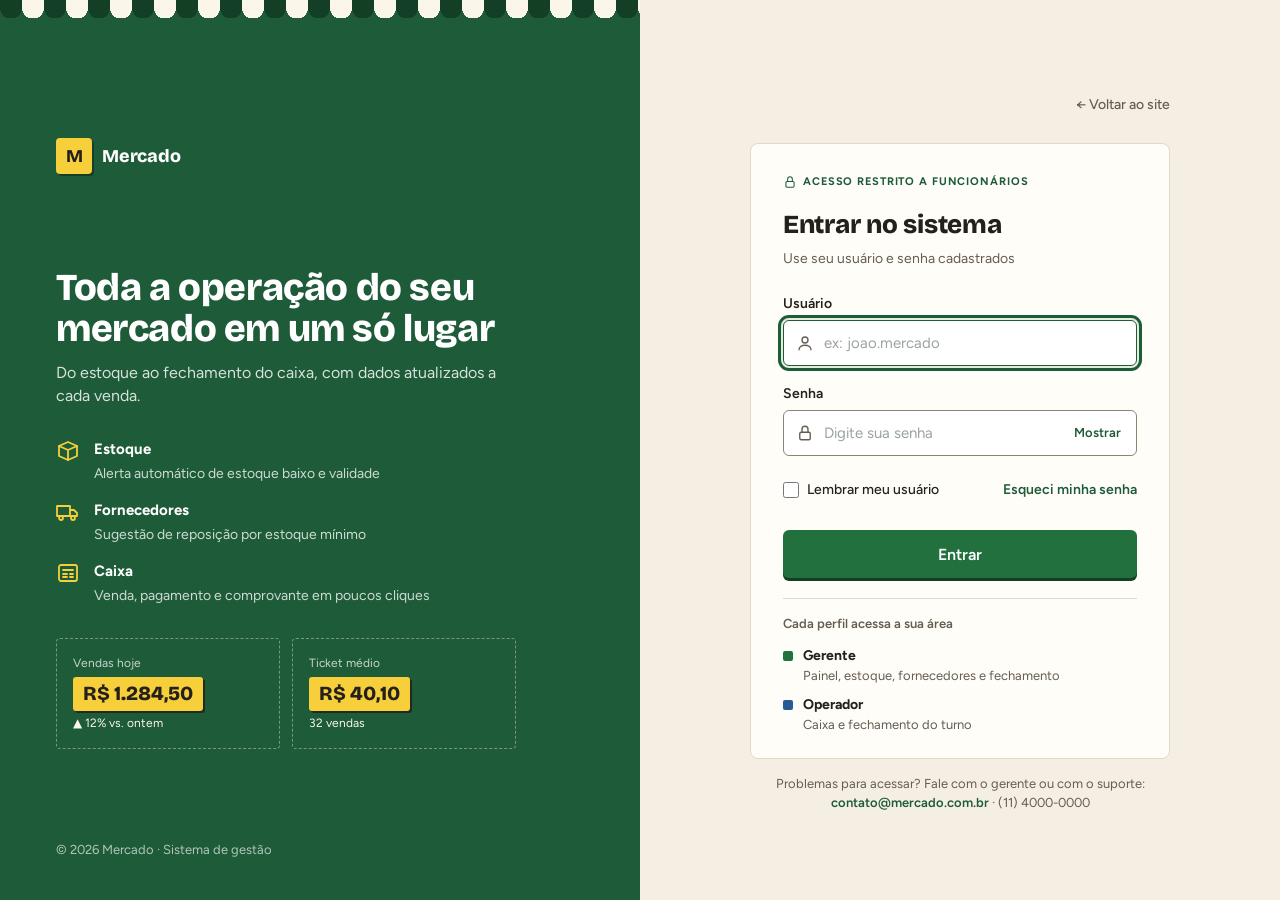
<file: login.html>
<!doctype html>
<html lang="pt-BR">
<head>
  <meta charset="utf-8">
  <meta name="viewport" content="width=device-width, initial-scale=1">
  <title>Entrar · Mercado</title>
  <link rel="stylesheet" href="css/login.css?v=3">
  <link rel="stylesheet" href="css/tema.css?v=3">
</head>
<body>
  <div class="login-layout">

    <!-- Painel da marca (lado esquerdo) -->
    <aside class="brand-panel" aria-hidden="true">
      <a class="brand brand-light" href="index.html" tabindex="-1">
        <span class="brand-mark">M</span>
        <span class="brand-name">Mercado</span>
      </a>

      <div class="brand-content">
        <h2>Toda a operação do seu mercado em um só lugar</h2>
        <p>Do estoque ao fechamento do caixa, com dados atualizados a cada venda.</p>

        <ul class="benefits">
          <li>
            <span class="benefit-icon"><svg viewBox="0 0 24 24"><path d="M3 7l9-4 9 4v10l-9 4-9-4V7z"/><path d="M3 7l9 4 9-4M12 11v10"/></svg></span>
            <div><strong>Estoque</strong><span>Alerta automático de estoque baixo e validade</span></div>
          </li>
          <li>
            <span class="benefit-icon"><svg viewBox="0 0 24 24"><path d="M1 6h13v10H1zM14 10h4l3 3v3h-7z"/><circle cx="5" cy="18" r="2"/><circle cx="17" cy="18" r="2"/></svg></span>
            <div><strong>Fornecedores</strong><span>Sugestão de reposição por estoque mínimo</span></div>
          </li>
          <li>
            <span class="benefit-icon"><svg viewBox="0 0 24 24"><rect x="3" y="4" width="18" height="16" rx="2"/><path d="M7 9h10M7 13h4M14 13h3M7 16h4M14 16h3"/></svg></span>
            <div><strong>Caixa</strong><span>Venda, pagamento e comprovante em poucos cliques</span></div>
          </li>
        </ul>

        <div class="mini-dashboard">
          <div class="mini-stat">
            <small>Vendas hoje</small>
            <strong>R$ 1.284,50</strong>
            <span class="trend">▲ 12% vs. ontem</span>
          </div>
          <div class="mini-stat">
            <small>Ticket médio</small>
            <strong>R$ 40,10</strong>
            <span class="trend">32 vendas</span>
          </div>
        </div>
      </div>

      <p class="brand-footer">© 2026 Mercado · Sistema de gestão</p>
    </aside>

    <!-- Formulário (lado direito) -->
    <main class="form-panel">
      <div class="form-top">
        <a class="brand brand-mobile" href="index.html">
          <span class="brand-mark" aria-hidden="true">M</span>
          <span class="brand-name">Mercado</span>
        </a>
        <a class="back-link" href="index.html">← Voltar ao site</a>
      </div>

      <section class="form-card" aria-labelledby="login-title">

        <!-- Etapa 1: login -->
        <div id="view-login">
          <span class="badge-secure">
            <svg viewBox="0 0 24 24" aria-hidden="true"><rect x="5" y="11" width="14" height="10" rx="2"/><path d="M8 11V7a4 4 0 0 1 8 0v4"/></svg>
            Acesso restrito a funcionários
          </span>
          <h1 id="login-title">Entrar no sistema</h1>
          <p class="subtitle">Use seu usuário e senha cadastrados</p>

          <div id="login-error" class="alert alert-error" role="alert" hidden>
            <svg viewBox="0 0 24 24" aria-hidden="true"><circle cx="12" cy="12" r="10"/><path d="M12 7v6M12 17h.01"/></svg>
            <span id="login-error-text"></span>
          </div>

          <form id="login-form" novalidate>
            <div class="field">
              <label for="usuario">Usuário</label>
              <div class="input-wrap">
                <svg class="input-icon" viewBox="0 0 24 24" aria-hidden="true"><circle cx="12" cy="8" r="4"/><path d="M4 21c0-4 4-6 8-6s8 2 8 6"/></svg>
                <input id="usuario" name="usuario" type="text" placeholder="ex: joao.mercado"
                       autocomplete="username" autocapitalize="none" spellcheck="false" required>
              </div>
              <span class="field-error" id="usuario-error"></span>
            </div>

            <div class="field">
              <label for="senha">Senha</label>
              <div class="input-wrap">
                <svg class="input-icon" viewBox="0 0 24 24" aria-hidden="true"><rect x="5" y="11" width="14" height="10" rx="2"/><path d="M8 11V7a4 4 0 0 1 8 0v4"/></svg>
                <input id="senha" name="senha" type="password" placeholder="Digite sua senha"
                       autocomplete="current-password" required>
                <button type="button" class="toggle-pass" id="toggle-pass"
                        aria-label="Mostrar senha" aria-pressed="false">Mostrar</button>
              </div>
              <span class="field-hint" id="caps-warning" hidden>⚠ Caps Lock está ativado</span>
              <span class="field-error" id="senha-error"></span>
            </div>

            <div class="form-row">
              <label class="checkbox">
                <input type="checkbox" id="lembrar">
                <span>Lembrar meu usuário</span>
              </label>
              <button type="button" class="link" id="link-esqueci">Esqueci minha senha</button>
            </div>

            <button type="submit" class="btn-primary" id="btn-entrar">
              <span class="btn-label">Entrar</span>
              <span class="spinner" aria-hidden="true"></span>
            </button>
          </form>

          <div class="profiles">
            <p class="profiles-title">Cada perfil acessa a sua área</p>
            <div class="profile-list">
              <div class="profile">
                <span class="profile-dot dot-green"></span>
                <div><strong>Gerente</strong><span>Painel, estoque, fornecedores e fechamento</span></div>
              </div>
              <div class="profile">
                <span class="profile-dot dot-blue"></span>
                <div><strong>Operador</strong><span>Caixa e fechamento do turno</span></div>
              </div>
            </div>
          </div>
        </div>

        <!-- Etapa 2: recuperação de senha -->
        <div id="view-recuperar" hidden>
          <button type="button" class="link link-back" id="link-voltar">← Voltar para o login</button>
          <h1>Recuperar senha</h1>
          <p class="subtitle">Informe seu usuário. Enviaremos as instruções para o e-mail cadastrado.</p>

          <div id="recuperar-msg" class="alert alert-success" role="status" hidden></div>

          <form id="recuperar-form" novalidate>
            <div class="field">
              <label for="usuario-rec">Usuário</label>
              <div class="input-wrap">
                <svg class="input-icon" viewBox="0 0 24 24" aria-hidden="true"><circle cx="12" cy="8" r="4"/><path d="M4 21c0-4 4-6 8-6s8 2 8 6"/></svg>
                <input id="usuario-rec" type="text" placeholder="ex: joao.mercado"
                       autocapitalize="none" spellcheck="false" required>
              </div>
              <span class="field-error" id="usuario-rec-error"></span>
            </div>
            <button type="submit" class="btn-primary">Enviar instruções</button>
          </form>
        </div>
      </section>

      <p class="help">Problemas para acessar? Fale com o gerente ou com o suporte: <a href="mailto:contato@mercado.com.br">contato@mercado.com.br</a> · (11) 4000-0000</p>
    </main>
  </div>

  <script src="js/auth.js?v=3"></script>
  <script src="js/login.js?v=3"></script>
</body>
</html>
</file>
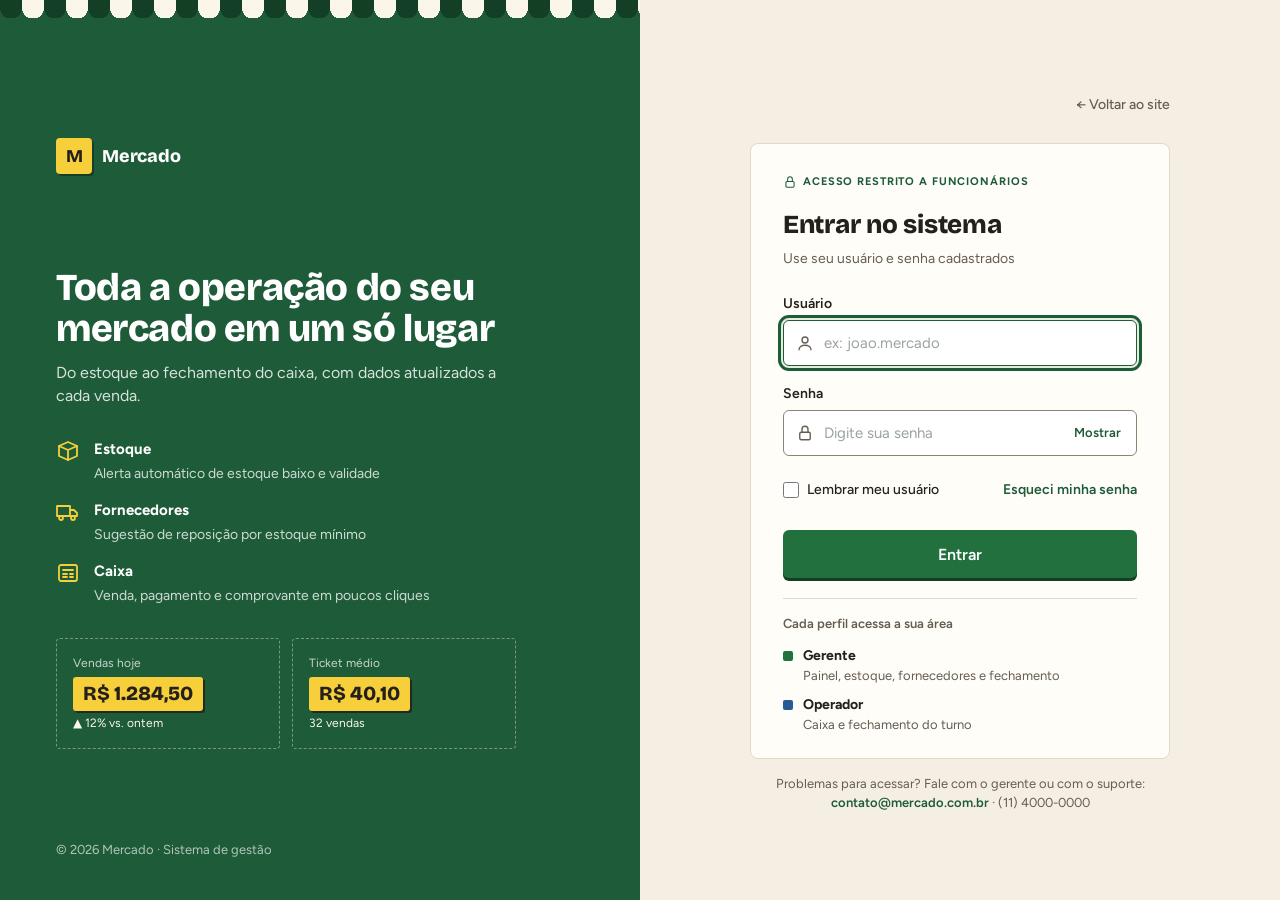
<file: painel.html>
<!doctype html>
<html lang="pt-BR">
<head>
  <meta charset="utf-8">
  <meta name="viewport" content="width=device-width, initial-scale=1">
  <title>Painel · Mercado</title>
  <link rel="stylesheet" href="css/app.css?v=5">
  <link rel="stylesheet" href="css/painel.css?v=3">
  <link rel="stylesheet" href="css/tema.css?v=3">
  <script src="js/auth.js?v=3"></script>
  <script src="js/dados.js?v=3"></script>
  <script src="js/app.js?v=5"></script>
  <script src="js/regras.js?v=3"></script>
</head>
<body>
  <header class="mobile-bar">
    <a class="brand" href="painel.html">
      <span class="brand-mark" aria-hidden="true">M</span><span class="brand-name">Mercado</span>
    </a>
    <button type="button" class="menu-toggle" id="menu-toggle" aria-expanded="false" aria-controls="sidebar">Menu</button>
  </header>
  <div class="backdrop" id="backdrop" hidden></div>

  <div class="app">
    <aside class="sidebar" id="sidebar"></aside>

    <main class="main">
      <div class="page-head">
        <div>
          <h1 id="saudacao">Olá</h1>
          <p id="data-turno"></p>
        </div>
        <span class="live" title="O painel se atualiza sozinho a cada nova venda ou alteração">
          <span class="live-dot" aria-hidden="true"></span>
          <span id="atualizado">Atualizando…</span>
        </span>
      </div>

      <section class="kpis" aria-label="Indicadores do dia">
        <article class="kpi">
          <div class="kpi-top">
            <span class="kpi-label">Vendas hoje</span>
            <span class="kpi-icon icon-green"><svg viewBox="0 0 24 24"><path d="M3 17l6-6 4 4 8-8"/><path d="M14 7h7v7"/></svg></span>
          </div>
          <strong class="kpi-value" id="kpi-vendas">—</strong>
          <span class="kpi-sub" id="kpi-vendas-sub"></span>
        </article>

        <article class="kpi">
          <div class="kpi-top">
            <span class="kpi-label">Estoque baixo</span>
            <span class="kpi-icon icon-amber"><svg viewBox="0 0 24 24"><path d="M12 3l9 16H3z"/><path d="M12 10v4M12 17h.01"/></svg></span>
          </div>
          <strong class="kpi-value" id="kpi-estoque">—</strong>
          <span class="kpi-sub" id="kpi-estoque-sub">Abaixo do mínimo cadastrado</span>
        </article>

        <article class="kpi">
          <div class="kpi-top">
            <span class="kpi-label">Pedidos pendentes</span>
            <span class="kpi-icon icon-blue"><svg viewBox="0 0 24 24"><path d="M1 6h13v10H1zM14 10h4l3 3v3h-7z"/><circle cx="5" cy="18" r="2"/><circle cx="17" cy="18" r="2"/></svg></span>
          </div>
          <strong class="kpi-value" id="kpi-pedidos">—</strong>
          <span class="kpi-sub" id="kpi-pedidos-sub">Aguardando entrega do fornecedor</span>
        </article>

        <article class="kpi">
          <div class="kpi-top">
            <span class="kpi-label">Ticket médio</span>
            <span class="kpi-icon icon-green"><svg viewBox="0 0 24 24"><rect x="3" y="6" width="18" height="12" rx="2"/><circle cx="12" cy="12" r="2.5"/></svg></span>
          </div>
          <strong class="kpi-value" id="kpi-ticket">—</strong>
          <span class="kpi-sub">Nas vendas de hoje</span>
        </article>
      </section>

      <div class="grid-2">
        <section class="card">
          <h2 class="card-title">Acesso rápido</h2>
          <div class="shortcuts">
            <a class="shortcut" href="estoque.html#novo">
              <span class="shortcut-icon"><svg viewBox="0 0 24 24"><path d="M3 7l9-4 9 4v10l-9 4-9-4V7z"/><path d="M3 7l9 4 9-4M12 11v10"/></svg></span>
              <span><strong>Novo produto</strong><small>Cadastrar no estoque</small></span>
            </a>
            <a class="shortcut" href="fornecedores.html#novo-pedido">
              <span class="shortcut-icon"><svg viewBox="0 0 24 24"><path d="M1 6h13v10H1zM14 10h4l3 3v3h-7z"/><circle cx="5" cy="18" r="2"/><circle cx="17" cy="18" r="2"/></svg></span>
              <span><strong>Novo pedido</strong><small>Reposição com fornecedor</small></span>
            </a>
            <a class="shortcut" href="caixa.html">
              <span class="shortcut-icon"><svg viewBox="0 0 24 24"><rect x="3" y="4" width="18" height="16" rx="2"/><path d="M7 9h10M7 13h4M14 13h3M7 16h4M14 16h3"/></svg></span>
              <span><strong id="atalho-caixa">Abrir caixa</strong><small>Registrar vendas</small></span>
            </a>
            <a class="shortcut" href="fechamento.html">
              <span class="shortcut-icon"><svg viewBox="0 0 24 24"><rect x="4" y="3" width="16" height="18" rx="2"/><path d="M8 8h8M8 12h8M8 16h5"/></svg></span>
              <span><strong>Fechar o dia</strong><small>Resumo e conferência</small></span>
            </a>
          </div>
        </section>

        <section class="card">
          <h2 class="card-title">Avisos recentes</h2>
          <ul class="alerts" id="avisos"></ul>
        </section>
      </div>
    </main>
  </div>

  <script src="js/painel.js?v=3"></script>
</body>
</html>
</file>
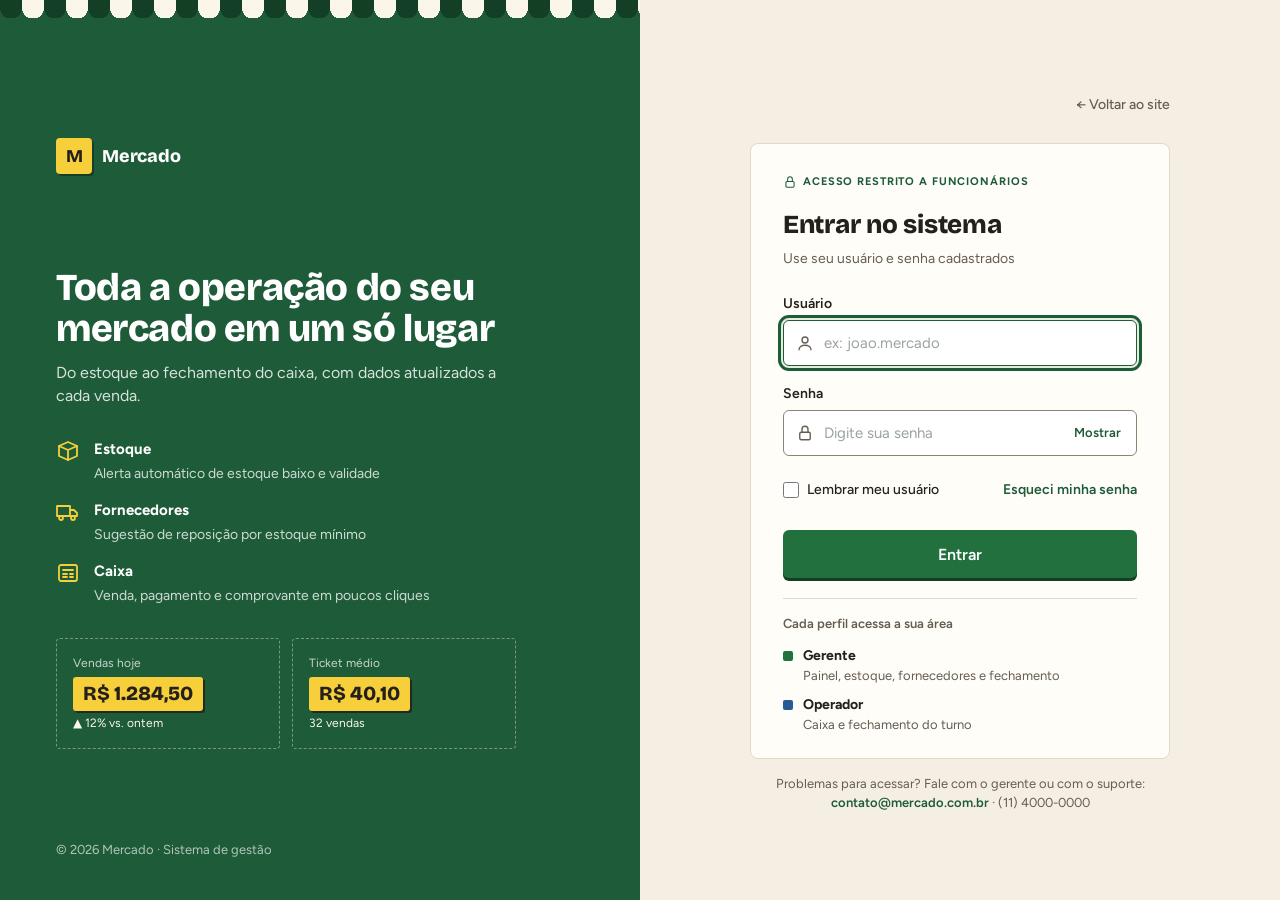
<file: previsao.html>
<!doctype html>
<html lang="pt-BR">
<head>
  <meta charset="utf-8">
  <meta name="viewport" content="width=device-width, initial-scale=1">
  <title>Previsão de compras · Mercado</title>
  <link rel="stylesheet" href="css/app.css?v=5">
  <link rel="stylesheet" href="css/componentes.css?v=3">
  <link rel="stylesheet" href="css/painel.css?v=3">
  <link rel="stylesheet" href="css/previsao.css?v=2">
  <link rel="stylesheet" href="css/tema.css?v=3">
  <script src="js/auth.js?v=3"></script>
  <script src="js/dados.js?v=3"></script>
  <script src="js/app.js?v=5"></script>
  <script src="js/regras.js?v=3"></script>
</head>
<body>
  <header class="mobile-bar">
    <a class="brand" href="painel.html">
      <span class="brand-mark" aria-hidden="true">M</span><span class="brand-name">Mercado</span>
    </a>
    <button type="button" class="menu-toggle" id="menu-toggle" aria-expanded="false" aria-controls="sidebar">Menu</button>
  </header>
  <div class="backdrop" id="backdrop" hidden></div>

  <div class="app">
    <aside class="sidebar" id="sidebar"></aside>

    <!-- Previsão de compras (semana 7, só o gerente): igual à tela do programa para Windows (PrevisaoView).
         Os números vêm de PrevisaoSimulada (js/previsao-simulada.js), que faz o papel das funções do banco. -->
    <main class="main">
      <div class="page-head">
        <div>
          <h1>Previsão de compras</h1>
          <p id="subtitulo">Carregando…</p>
        </div>
        <button type="button" class="btn btn-ghost" id="btn-atualizar" title="Calcular a previsão de novo">Atualizar</button>
      </div>

      <p class="aviso aviso-azul">
        No site, as vendas dos últimos anos são simuladas (o site ainda não tem back-end). Estoque, fornecedores e
        pedidos são os do sistema. No programa para Windows, a previsão usa as vendas reais do banco.
      </p>

      <div class="aviso aviso-erro pv-erro" id="aviso-erro" role="alert" hidden>
        <span id="aviso-erro-texto"></span>
        <button type="button" class="link-simples" id="btn-tentar">Tentar de novo</button>
      </div>

      <section class="kpis" id="kpis" aria-label="Indicadores da previsão"></section>

      <div class="chips pv-abas" role="tablist" aria-label="Partes da previsão" id="abas">
        <button type="button" class="chip active" role="tab" id="aba-pedido" data-aba="pedido" aria-selected="true" aria-controls="conteudo">Pedido sugerido</button>
        <button type="button" class="chip" role="tab" id="aba-produto" data-aba="produto" aria-selected="false" aria-controls="conteudo" tabindex="-1">Produto</button>
        <button type="button" class="chip" role="tab" id="aba-teste" data-aba="teste" aria-selected="false" aria-controls="conteudo" tabindex="-1">Teste da previsão</button>
        <button type="button" class="chip" role="tab" id="aba-alertas" data-aba="alertas" aria-selected="false" aria-controls="conteudo" tabindex="-1">Alertas</button>
      </div>

      <div id="conteudo" class="pv-conteudo" role="tabpanel" aria-labelledby="aba-pedido" tabindex="0">
        <!-- Aba Produto: a busca fica fixa, o resto é desenhado pelo código -->
        <div class="pv-busca" id="busca-produto" hidden>
          <div class="search">
            <svg viewBox="0 0 24 24" fill="none" stroke="currentColor" stroke-width="2" aria-hidden="true"><circle cx="11" cy="11" r="7"/><path d="M20 20l-3.5-3.5"/></svg>
            <input type="search" id="busca" maxlength="80" placeholder="Digite o nome do produto" aria-label="Buscar produto" autocomplete="off">
          </div>
          <div class="pv-resultados" id="resultados" aria-live="polite"></div>
        </div>
        <div id="painel"></div>
      </div>
    </main>
  </div>

  <script src="js/previsao-simulada.js?v=2"></script>
  <script src="js/previsao.js?v=2"></script>
</body>
</html>
</file>
<file: css/landing.css>
:root {
  --green-700: #1f6b3a;
  --green-600: #26844a;
  --green-50: #eaf5ee;
  --amber-50: #fff6e0;
  --amber-700: #8a5a00;
  --red-600: #c0392b;
  --red-50: #fdecea;
  --ink: #1d2420;
  --muted: #5f6b64;
  --line: #d9dfdb;
  --bg: #f4f6f4;
  --card: #ffffff;
  --radius: 12px;
}

* { box-sizing: border-box; }
html { scroll-behavior: smooth; }

body {
  margin: 0;
  font-family: "Segoe UI", system-ui, -apple-system, Roboto, sans-serif;
  color: var(--ink);
  background: var(--bg);
  line-height: 1.5;
}

.container { max-width: 1120px; margin: 0 auto; padding: 0 24px; }

/* Botões */
.btn {
  display: inline-flex; align-items: center; justify-content: center;
  height: 46px; padding: 0 22px;
  border-radius: 8px; border: 1px solid transparent;
  font: inherit; font-size: 15px; font-weight: 600;
  text-decoration: none; cursor: pointer;
  transition: background .15s, border-color .15s;
}
.btn-primary { background: var(--green-600); color: #fff; }
.btn-primary:hover { background: var(--green-700); }
.btn-ghost { background: #fff; color: var(--green-700); border-color: var(--line); }
.btn-ghost:hover { border-color: var(--green-600); }
.btn-sm { height: 38px; padding: 0 16px; font-size: 14px; }
.btn-block { width: 100%; }
.btn:focus-visible { outline: 3px solid var(--green-50); outline-offset: 2px; }

/* Página inteira em uma tela: topo, conteúdo e rodapé dividem 100% da altura */
body { min-height: 100vh; min-height: 100dvh; display: flex; flex-direction: column; }

/* Topo */
.topbar {
  flex: none;
  background: #fff;
  border-bottom: 1px solid var(--line);
}
.topbar-inner { display: flex; align-items: center; justify-content: space-between; height: 64px; }

.brand { display: inline-flex; align-items: center; gap: 10px; text-decoration: none; color: var(--ink); }
.brand-mark {
  width: 36px; height: 36px; display: grid; place-items: center;
  border-radius: 9px; background: var(--green-600); color: #fff;
  font-weight: 700; font-size: 18px;
}
.brand-name { font-weight: 700; font-size: 18px; }

.nav { display: flex; align-items: center; gap: 20px; }
.nav-link {
  border: 0; background: none; padding: 0; cursor: pointer;
  color: var(--muted); font: inherit; font-size: 15px; font-weight: 500;
}
.nav-link:hover { color: var(--ink); }

/* Hero */
.hero {
  flex: 1;
  display: flex; flex-direction: column; justify-content: center;
  gap: clamp(24px, 5vh, 56px);
  padding: clamp(20px, 4vh, 48px) 0;
  background: linear-gradient(180deg, #fff 0%, var(--bg) 100%);
}
.hero-inner { width: 100%; display: grid; grid-template-columns: 1.1fr 1fr; gap: 56px; align-items: center; }
.eyebrow {
  display: inline-block; margin-bottom: 14px; padding: 4px 12px;
  border-radius: 999px; background: var(--green-50); color: var(--green-700);
  font-size: 13px; font-weight: 600;
}
.hero h1 { font-size: clamp(30px, 5.2vh, 46px); line-height: 1.12; margin: 0 0 16px; letter-spacing: -.5px; }
.hero-text p { font-size: 18px; color: var(--muted); margin: 0 0 26px; max-width: 520px; }
.hero-actions { display: flex; gap: 12px; flex-wrap: wrap; }

.preview-card {
  background: var(--card); border: 1px solid var(--line); border-radius: 16px;
  padding: 24px; box-shadow: 0 20px 40px rgba(20, 40, 28, .08);
}
.preview-head { font-weight: 700; margin-bottom: 16px; }
.preview-stats { display: grid; grid-template-columns: 1fr 1fr; gap: 12px; margin-bottom: 16px; }
.preview-stats div { background: var(--bg); border-radius: 10px; padding: 12px 14px; }
.preview-stats small { display: block; color: var(--muted); font-size: 12px; }
.preview-stats strong { font-size: 20px; }
.preview-alert {
  background: var(--amber-50); color: var(--amber-700);
  border-radius: 8px; padding: 10px 12px; font-size: 13px; margin-bottom: 12px;
}
.preview-row {
  display: flex; justify-content: space-between;
  padding: 10px 2px; border-top: 1px solid var(--line); font-size: 14px;
}
.preview-row span:last-child { color: var(--muted); }

/* Módulos (faixa abaixo do hero) */
.modules { width: 100%; display: grid; grid-template-columns: repeat(3, 1fr); gap: 16px; }
.card {
  display: flex; gap: 14px; align-items: flex-start;
  background: var(--card); border: 1px solid var(--line); border-radius: var(--radius);
  padding: 18px 20px;
}
.card-icon {
  flex: none;
  width: 44px; height: 44px; display: grid; place-items: center;
  border-radius: 10px; background: var(--green-50);
}
.card-icon svg {
  width: 22px; height: 22px; fill: none;
  stroke: var(--green-700); stroke-width: 1.8; stroke-linecap: round; stroke-linejoin: round;
}
.card h3 { font-size: 16px; margin: 0 0 2px; }
.card p { margin: 0; color: var(--muted); font-size: 14px; }

/* Contato (janela) */
.contact-dialog {
  width: min(460px, calc(100% - 32px));
  max-height: calc(100dvh - 32px);
  padding: 24px 24px 20px;
  border: 1px solid var(--line); border-radius: 16px;
  box-shadow: 0 24px 48px rgba(20, 40, 28, .18);
  color: var(--ink);
}
.contact-dialog::backdrop { background: rgba(20, 30, 24, .45); }
.dialog-head { display: flex; justify-content: space-between; align-items: flex-start; gap: 12px; margin-bottom: 16px; }
.dialog-head h2 { font-size: 22px; margin: 0 0 2px; letter-spacing: -.3px; }
.section-sub { color: var(--muted); font-size: 14px; margin: 0; }
.dialog-close {
  flex: none; width: 36px; height: 36px;
  border: 0; border-radius: 8px; background: transparent;
  font-size: 24px; line-height: 1; color: var(--muted); cursor: pointer;
}
.dialog-close:hover { background: var(--bg); color: var(--ink); }

.field { display: flex; flex-direction: column; gap: 6px; margin-bottom: 14px; }
label { font-size: 14px; font-weight: 600; }
input, textarea {
  width: 100%; padding: 11px 14px;
  font: inherit; font-size: 15px; color: var(--ink);
  border: 1px solid var(--line); border-radius: 8px; background: #fff;
  transition: border-color .15s, box-shadow .15s;
}
textarea { resize: vertical; min-height: 84px; }
input:focus, textarea:focus { outline: none; border-color: var(--green-600); box-shadow: 0 0 0 3px var(--green-50); }
[aria-invalid="true"] { border-color: var(--red-600); }
.field-error { font-size: 13px; color: var(--red-600); }
.field-error:empty { display: none; }

.alert { margin-bottom: 16px; padding: 10px 14px; border-radius: 8px; font-size: 14px; }
.alert-success { background: var(--green-50); color: var(--green-700); border: 1px solid #bfe0cb; }

.footer { flex: none; padding: 14px 0; border-top: 1px solid var(--line); background: #fff; color: var(--muted); font-size: 13px; text-align: center; }

/* Responsivo */
@media (max-width: 900px) {
  .hero-inner { grid-template-columns: 1fr; }
  .hero-preview { display: none; }
  .modules { grid-template-columns: 1fr; gap: 10px; }
  .card { padding: 14px 16px; }
}

@media (max-width: 680px) {
  .container { padding: 0 16px; }
  .topbar-inner { height: 60px; }
  .nav { gap: 14px; }
  .hero h1 { font-size: 28px; margin-bottom: 12px; }
  .hero-text p { font-size: 15px; margin-bottom: 20px; }
  .hero-actions .btn { flex: 1; height: 44px; padding: 0 14px; }
  .card-icon { width: 38px; height: 38px; }
  .card p { font-size: 13px; }
}

/* Telas baixas (notebooks): compacta para continuar sem rolagem */
@media (min-width: 901px) and (max-height: 760px) {
  .hero-text p { font-size: 16px; margin-bottom: 20px; }
  .preview-card { padding: 18px; }
  .preview-row { padding: 7px 2px; }
  .card { padding: 14px 18px; }
}
</file>
<file: css/tema.css>
/*
 * Tema "mercadinho de bairro": papel, toldo verde listrado, etiqueta amarela de preço e vermelho tomate.
 * Carregado por último em todas as páginas; troca as cores e o acabamento sem mexer na estrutura das telas.
 * Contrastes conferidos para WCAG 2.1 AA (texto >= 4.5:1, bordas de campo e ícones de aviso >= 3:1).
 */
@import url("https://fonts.googleapis.com/css2?family=Bricolage+Grotesque:opsz,wght@12..96,600;12..96,700;12..96,800&family=Figtree:wght@400;500;600;700&display=swap");

:root {
  /* Cores do mercadinho (os nomes antigos continuam valendo para o CSS de cada tela) */
  --papel: #f5efe3;
  --cartao: #fffdf8;
  --tinta: #24211c;
  --suave: #655d50;
  --linha: #e2d9c8;
  --linha-forte: #8e8473;      /* borda de campo: 3.6:1 sobre o cartão */
  --toldo: #1e5b38;
  --toldo-escuro: #143f27;
  --creme: #fbf6ea;
  --etiqueta: #f6cf3a;
  --tomate: #b5371c;

  --green-800: #143f27;
  --green-700: #1e5b38;
  --green-600: #23703f;
  --green-100: #c9dcc1;
  --green-50: #e3eedd;
  --blue-600: #285a96;
  --blue-50: #e4ecf6;
  --amber-700: #7a4d00;
  --amber-50: #fbefcb;
  --red-600: #b5371c;
  --red-50: #fbe3dc;
  --ink: var(--tinta);
  --muted: var(--suave);
  --line: var(--linha);
  --bg: var(--papel);
  --card: var(--cartao);
  --radius: 6px;

  --fonte-titulo: "Bricolage Grotesque", "Segoe UI", system-ui, sans-serif;
  --fonte-texto: "Figtree", "Segoe UI", system-ui, sans-serif;
  --foco: 0 0 0 2px var(--cartao), 0 0 0 4px var(--toldo);
}

body {
  font-family: var(--fonte-texto);
  background: var(--papel);
  color: var(--tinta);
}

h1, h2, h3, .brand-name, .card-title, .kpi-value, .total, .preview-head {
  font-family: var(--fonte-titulo);
  letter-spacing: -.01em;
}
h1 { font-weight: 800; }

/* Texto só para leitor de tela: não pode empurrar a página para o lado */
.sr-only { margin: -1px; padding: 0; border: 0; clip-path: inset(50%); }

/* "Pular para o conteúdo": só aparece quando recebe o foco pelo teclado */
.pular {
  position: fixed; left: 12px; top: -60px; z-index: 100;
  padding: 10px 16px; border-radius: 4px;
  background: var(--etiqueta); color: var(--tinta); font-weight: 700; text-decoration: none;
  box-shadow: 2px 2px 0 var(--tinta);
}
.pular:focus { top: 12px; }
main:focus { outline: none; }

/* Links de texto com área de toque de pelo menos 36px de altura */
.nav-link, .link-simples, .link, .back-link, .toggle-pass { min-height: 36px; display: inline-flex; align-items: center; }

/* ---------- Foco visível (o anterior, verde-claro, quase não aparecia) ---------- */
:where(a, button, input, select, textarea, summary, [tabindex]):focus-visible {
  outline: 3px solid var(--toldo) !important;
  outline-offset: 2px !important;
  box-shadow: none;
}
.sidebar :where(a, button):focus-visible, .brand-panel :where(a, button):focus-visible { outline-color: var(--etiqueta) !important; }

/* ---------- Toldo listrado (topo do site, menu e celular) ---------- */
.topbar, .mobile-bar { position: relative; }
.topbar::after, .mobile-bar::after, .sidebar::before, .brand-panel::before {
  content: ""; display: block; height: 18px;
  background: repeating-linear-gradient(90deg, var(--toldo) 0 22px, var(--creme) 22px 44px);
  -webkit-mask: linear-gradient(#000 0 0) top / 100% 8px no-repeat, radial-gradient(circle 11px at 11px 0, #000 98%, #0000) 0 8px / 22px 10px repeat-x;
          mask: linear-gradient(#000 0 0) top / 100% 8px no-repeat, radial-gradient(circle 11px at 11px 0, #000 98%, #0000) 0 8px / 22px 10px repeat-x;
}
/* Sobre fundo verde, a listra escura aparece no lugar da verde */
.sidebar::before, .brand-panel::before {
  background: repeating-linear-gradient(90deg, var(--toldo-escuro) 0 22px, var(--creme) 22px 44px);
}
.topbar::after, .mobile-bar::after { position: absolute; left: 0; right: 0; top: 100%; z-index: 5; pointer-events: none; }

/* ---------- Marca ---------- */
.brand-mark {
  border-radius: 4px; background: var(--etiqueta); color: var(--tinta);
  font-family: var(--fonte-titulo); font-weight: 800; box-shadow: 2px 2px 0 var(--toldo-escuro);
}
.brand-name { font-weight: 800; }

/* ---------- Botões ---------- */
.btn, .btn-primary, .btn-ghost, .btn-danger, .menu-toggle, .btn-logout {
  border-radius: 6px; font-family: var(--fonte-texto);
}
.btn-primary {
  background: var(--green-600); color: #fff; border: 0;
  box-shadow: 0 3px 0 var(--toldo-escuro);
}
.btn-primary:hover { background: var(--toldo); }
.btn-primary:active { transform: translateY(2px); box-shadow: 0 1px 0 var(--toldo-escuro); }
.btn-ghost {
  background: var(--cartao); color: var(--tinta); border: 1.5px solid var(--linha-forte);
}
.btn-ghost:hover { border-color: var(--tinta); background: #fff; }
.btn-danger { box-shadow: 0 3px 0 #7d2412; }

/* ---------- Campos ---------- */
input:not([type=checkbox]):not([type=radio]), select, textarea,
.field input, .field select, .field textarea, .search input, .input-wrap input, .campo-qtd input, .item-campo input, .entrega input {
  border-color: var(--linha-forte) !important;
  border-radius: 6px !important;
  background-color: #fff;
}
input:focus, select:focus, textarea:focus,
.field input:focus, .field select:focus, .search input:focus, .input-wrap input:focus {
  border-color: var(--toldo) !important;
  box-shadow: 0 0 0 3px var(--green-50) !important;
}
input[aria-invalid="true"], select[aria-invalid="true"], textarea[aria-invalid="true"] { border-color: var(--tomate) !important; }
::placeholder { color: #857c6e; opacity: 1; }
.input-icon, .search svg { color: var(--suave) !important; }

/* ---------- Cartões: papel branco, sem sombra borrada ---------- */
.card, .form-card, .preview-card, .kpi, .kpi-q, .modal, .contact-dialog {
  border-radius: 8px;
  border: 1px solid var(--linha);
  background: var(--cartao);
  box-shadow: none;
}
.card-title { font-size: 18px; font-weight: 700; }

/* Ícones sem quadradinho colorido atrás (era o que deixava tudo com cara de modelo pronto) */
.kpi-icon, .kpi-q-icon, .card-icon, .benefit-icon, .leitor-icon, .abrir-icon, .suggestion-icon, .shortcut-icon, .alert-icon {
  background: none !important; border: 0 !important; border-radius: 0 !important;
  width: auto !important; height: auto !important;
}
.kpi-icon svg, .kpi-q-icon svg, .shortcut-icon svg, .alert-icon svg { width: 22px !important; height: 22px !important; }
.card-icon svg, .leitor-icon svg, .abrir-icon svg { width: 30px !important; height: 30px !important; stroke: var(--toldo) !important; }

/* ---------- Etiqueta de preço (amarela, como na gôndola) ---------- */
.preco-etiqueta, #kpi-vendas, #kpi-ticket, .total, .preview-stats strong, .mini-stat strong, #r-total, #r-ticket {
  display: inline-block; width: fit-content;
  padding: 2px 10px 3px;
  background: var(--etiqueta); color: var(--tinta);
  border-radius: 3px;
  font-family: var(--fonte-titulo); font-weight: 800;
  box-shadow: 2px 2px 0 rgba(36, 33, 28, .85);
}
.preco-etiqueta { padding: 1px 7px 2px; font-size: 15px; box-shadow: 1px 1px 0 rgba(36, 33, 28, .85); }
.preco-etiqueta small { color: var(--tinta); font-weight: 600; }

/* ---------- Tela interna: menu lateral como o toldo ---------- */
.sidebar {
  background: var(--toldo); color: var(--creme); border-right: 0;
  padding-top: 0;
}
.sidebar::before { margin: 0 -14px 14px; }
.sidebar .brand { color: var(--creme); }
.nav-item { color: #d9e6d5; font-weight: 600; border-radius: 4px; }
.nav-item svg { stroke: currentColor; }
.nav-item:hover { background: rgba(251, 246, 234, .1); color: #fff; }
.nav-item.active { background: var(--etiqueta); color: var(--tinta); box-shadow: 2px 2px 0 var(--toldo-escuro); }
.nav-item .soon { background: transparent; border: 1px solid rgba(251, 246, 234, .5); color: #d9e6d5; border-radius: 3px; }
.sidebar-footer { border-top-color: rgba(251, 246, 234, .2); }
.user strong { color: #fff; }
.user span { color: #d9e6d5; }
.avatar { background: var(--etiqueta); color: var(--tinta); border-radius: 4px; }
.btn-logout { background: transparent; color: var(--creme); border: 1.5px solid rgba(251, 246, 234, .45); }
.btn-logout:hover { color: #fff; border-color: #fff; background: rgba(251, 246, 234, .08); }

.mobile-bar { background: var(--toldo) !important; border-bottom: 0 !important; color: var(--creme); }
.mobile-bar .brand { color: var(--creme); }
.menu-toggle { background: transparent !important; color: var(--creme); border: 1.5px solid rgba(251, 246, 234, .6) !important; }
@media (max-width: 900px) {
  .sidebar::before { display: none; }
  .sidebar { padding-top: 20px; }
  .main { padding-top: 40px; }
}

.page-head h1 { font-size: 32px; font-weight: 800; }
.page-head p { color: var(--suave); }
.live { background: var(--cartao); border-radius: 4px; }
@media (prefers-reduced-motion: reduce) {
  .live-dot { animation: none; }
  *, *::before, *::after { transition-duration: .01ms !important; animation-duration: .01ms !important; }
}

/* ---------- Indicadores ---------- */
.kpi { gap: 2px; }
.kpi-label, .kpi-q span:last-child { color: var(--suave); font-weight: 600; }
.kpi-value { font-size: 30px; font-weight: 800; margin: 4px 0 6px; width: fit-content; }
.kpi-q strong { font-family: var(--fonte-titulo); font-weight: 800; font-size: 28px; }
/* Estoque e Fornecedores: uma faixa de contadores em vez de vários quadrados */
.kpis-q { gap: 0; background: var(--cartao); border: 1px solid var(--linha); border-radius: 8px; overflow: hidden; }
.kpi-q {
  flex: 1 1 130px; width: auto; min-height: 0; padding: 14px 16px;
  border: 0; border-right: 1px dashed var(--linha-forte); border-radius: 0; background: transparent;
}
.kpi-q:last-child { border-right: 0; }
.kpi-q strong { margin-top: 2px; }
.kpi-q:hover { background: #fffaf0; }
.kpi-q.active { background: #fdf3d4; box-shadow: inset 0 -4px 0 var(--etiqueta); }
@media (max-width: 760px) {
  .kpi-q { width: auto; flex-basis: 45%; border-bottom: 1px dashed var(--linha-forte); }
}
.icon-green { color: var(--toldo) !important; }
.icon-amber { color: var(--amber-700) !important; }
.icon-red { color: var(--tomate) !important; }
.icon-blue { color: var(--blue-600) !important; }

/* ---------- Atalhos e avisos do Painel ---------- */
.shortcut { background: var(--cartao); border: 1.5px dashed var(--linha-forte); border-radius: 6px; }
.shortcut:hover { background: #fff; border-style: solid; border-color: var(--tinta); }
.alerts li { border-top: 1px dashed var(--linha); }

/* ---------- Filtros (chips) como etiquetinhas ---------- */
.chip {
  min-height: 36px; border-radius: 4px; background: var(--cartao);
  border: 1.5px solid var(--linha-forte); color: var(--tinta); font-family: var(--fonte-texto);
}
.chip:hover { border-color: var(--tinta); }
.chip.active, .chip[aria-pressed="true"] { background: var(--etiqueta); border-color: var(--tinta); color: var(--tinta); }
.chip span, .chip.active span { background: rgba(36, 33, 28, .08); color: var(--tinta); border-radius: 3px; }
.etiqueta { background: var(--etiqueta); color: var(--tinta); border-radius: 3px; }
.contador { background: var(--tomate); border-radius: 3px; }

/* ---------- Tabelas como caderno de anotação ---------- */
.table-card { overflow: hidden; }
.table th {
  background: transparent; color: var(--suave);
  font-size: 12px; letter-spacing: .06em; text-transform: uppercase;
  border-bottom: 2px solid var(--tinta);
}
.table td { border-bottom: 1px dashed var(--linha); }
.table tr.row:hover td { background: #fffaf0; }
.table tr.row.open td, .details > td { background: #f8f2e4 !important; }
.row-toggle { width: 36px; height: 36px; border-radius: 4px; border-color: var(--linha-forte); background: var(--cartao); color: var(--tinta); }
.link-btn { min-height: 36px; border-radius: 4px; border: 1.5px solid var(--linha-forte); background: var(--cartao); color: var(--tinta); }
.link-btn:hover { border-color: var(--tinta); color: var(--tinta); }
.link-btn.danger { color: var(--tomate); }
.link-btn.danger:hover { border-color: var(--tomate); color: var(--tomate); }
.detail { border-radius: 4px; background: var(--cartao); }
.history { border-radius: 4px; }
.history th { background: transparent; border-bottom: 2px solid var(--tinta); text-transform: uppercase; letter-spacing: .05em; }
.history td { background: var(--cartao); border-bottom: 1px dashed var(--linha); }

/* Sinais de estoque e validade com contraste de pelo menos 3:1 */
.dot-low { background: var(--tomate); }
.qty.low { color: var(--tomate); }
.sinal-aviso { border-bottom-color: #a86f00; }
.alerta-validade.atencao { color: #a86f00; }
.alerta-validade.vencido { color: var(--tomate); }

/* Categorias: etiqueta reta em vez de pílula */
.cat { border-radius: 3px; }
.badge, .status { border-radius: 3px; }

/* ---------- Avisos ---------- */
.aviso, .alert { border-radius: 4px; border-left-width: 4px; }
.suggestion { background: #fdf3d4; border: 1px solid #e8d08a; border-left: 4px solid var(--amber-700); border-radius: 4px; }
.suggestion-text small { letter-spacing: .08em; }

/* ---------- Janelas ---------- */
.modal, .contact-dialog { border-radius: 8px; border-top: 6px solid var(--toldo); }
.modal::backdrop, .contact-dialog::backdrop { background: rgba(36, 33, 28, .55); }
.modal-head h2 { font-size: 22px; }
.confirm-icon { background: var(--red-50); border-radius: 4px; }
.icon-btn { width: 40px; height: 40px; color: var(--tinta); }
.toast { background: var(--tinta); border-radius: 4px; box-shadow: 3px 3px 0 var(--etiqueta); }

/* ---------- Fornecedores ---------- */
.forn-name { font-family: var(--fonte-titulo); font-size: 16px; font-weight: 700; }
.forn-email { color: var(--suave); }
.table th, .table td { position: relative; }
@media (min-width: 761px) {
  /* Colunas com largura fixa: a tabela nunca passa da largura do cartão */
  .table-card:has(.c-prod) .table { table-layout: fixed; }
  .table-card:has(.c-prod) .table th:nth-child(1) { width: 25%; }
  .table-card:has(.c-prod) .table th:nth-child(2) { width: 17%; }
  .table-card:has(.c-prod) .table th:nth-child(3) { width: 25%; }
  .table-card:has(.c-prod) .table th:nth-child(4) { width: 16%; }
  .table-card:has(.c-prod) .table th:nth-child(5) { width: 17%; }
  .table-card:has(.c-prod) .table th.col-toggle { width: 56px; }
  .table-card:has(.c-prod) .table th { letter-spacing: .02em; padding-left: 10px; padding-right: 10px; }
  .table-card:has(.c-prod) .table td { padding-left: 10px; padding-right: 10px; }
  .table td.c-tel .tel { white-space: normal; }
  .table td.c-nome, .table td.c-prod { overflow-wrap: anywhere; }
  .table td.c-ult, .table td.c-status { white-space: nowrap; }
}
.prod-chips { gap: 4px; }
.prod-chip {
  white-space: normal; border-radius: 3px; padding: 2px 8px;
  background: var(--papel); border: 1px solid var(--linha); color: var(--tinta);
}
.prod-chip.mais { background: transparent; border-style: dashed; border-color: var(--linha-forte); color: var(--suave); }
.status { border: 1px solid currentColor; background: transparent !important; }
.status-em-dia { color: var(--toldo); }
.status-pendente { color: var(--amber-700); }
.status-atrasado { color: var(--tomate); background: var(--red-50) !important; }
.status-sem-pedidos { color: var(--suave); border-style: dashed; }
.details .history-title, .history-title {
  margin-top: 18px; color: var(--tinta); font-size: 12px; font-weight: 700;
  text-transform: uppercase; letter-spacing: .08em;
  border-bottom: 2px solid var(--tinta); padding-bottom: 4px; width: fit-content;
}
.prod-item { border-radius: 4px; border: 1px solid var(--linha); background: var(--cartao); }
.contato-rapido { padding: 10px 12px; border: 1px dashed var(--linha-forte); border-radius: 4px; background: var(--cartao); width: fit-content; max-width: 100%; }
.diferenca { color: var(--amber-700); font-weight: 600; }
.table tr.row.desativado td { background: repeating-linear-gradient(135deg, transparent 0 10px, rgba(36, 33, 28, .03) 10px 20px); }

/* Lista de fornecedores em cartões de visita */
.forn-toolbar { padding: 0 0 16px; border-bottom: 2px solid var(--tinta); margin-bottom: 18px; }
.forn-grade { display: grid; grid-template-columns: repeat(auto-fill, minmax(300px, 1fr)); gap: 18px; align-items: start; }
.forn-card {
  position: relative; display: flex; flex-direction: column;
  background: var(--cartao); border: 1px solid var(--linha); border-radius: 4px;
  box-shadow: 4px 4px 0 rgba(36, 33, 28, .1);
  border-top: 6px solid var(--toldo);
}
.forn-card.aberto { grid-column: 1 / -1; box-shadow: 4px 4px 0 rgba(36, 33, 28, .16); }
.forn-card.desativado { border-top-color: var(--linha-forte); background: repeating-linear-gradient(135deg, var(--cartao) 0 12px, #f7f1e4 12px 24px); }
.forn-card.desativado .forn-name { color: var(--suave); }
.forn-topo { display: flex; align-items: flex-start; justify-content: space-between; gap: 12px; padding: 16px 18px 10px; cursor: pointer; }
.forn-quem { min-width: 0; }
.forn-topo .forn-name { margin: 0; font-size: 20px; line-height: 1.15; }
.forn-topo .forn-email { display: block; margin-top: 2px; font-size: 14px; }
.carimbo {
  flex: none; padding: 3px 9px; border: 2px solid currentColor; border-radius: 3px;
  font-size: 11px; font-weight: 800; text-transform: uppercase; letter-spacing: .08em;
  transform: rotate(-4deg); white-space: nowrap;
}
.carimbo-em-dia { color: var(--toldo); }
.carimbo-pendente { color: var(--amber-700); }
.carimbo-atrasado { color: var(--tomate); background: var(--red-50); }
.carimbo-sem-pedidos { color: var(--suave); border-style: dashed; }
.forn-dados { display: grid; grid-template-columns: auto auto minmax(0, 1fr); gap: 4px 16px; margin: 0; padding: 0 18px 12px; cursor: pointer; }
.forn-dados dt { font-size: 11px; font-weight: 700; color: var(--suave); text-transform: uppercase; letter-spacing: .04em; white-space: nowrap; }
.forn-dados dd { margin: 0; font-size: 14px; font-weight: 600; font-variant-numeric: tabular-nums; white-space: nowrap; }
.forn-produtos { padding: 10px 18px 14px; border-top: 1px dashed var(--linha-forte); flex: 1; }
.forn-rotulo { display: block; margin-bottom: 8px; font-size: 13px; color: var(--suave); }
.forn-rotulo .falta { color: var(--tomate); }
.forn-pe { display: flex; align-items: center; justify-content: space-between; gap: 8px; padding: 10px 12px 10px 18px; background: var(--papel); border-top: 1px solid var(--linha); }
.forn-zap { display: inline-flex; align-items: center; gap: 6px; min-height: 36px; color: var(--toldo); font-weight: 700; font-size: 14px; text-decoration: none; }
.forn-zap svg { width: 18px; height: 18px; }
.forn-zap:hover { text-decoration: underline; }
.forn-mais {
  display: inline-flex; align-items: center; gap: 6px; min-height: 36px; padding: 0 12px;
  border: 1.5px solid var(--linha-forte); border-radius: 4px; background: var(--cartao);
  font: inherit; font-size: 14px; font-weight: 600; color: var(--tinta); cursor: pointer;
}
.forn-mais:hover { border-color: var(--tinta); }
.forn-mais svg { width: 16px; height: 16px; transition: transform .15s; }
.forn-mais[aria-expanded="true"] svg { transform: rotate(180deg); }

/* Detalhes do fornecedor (cartão aberto) */
.forn-detalhes { padding: 16px 18px 20px; border-top: 2px solid var(--tinta); }
.forn-detalhes .acoes-forn { margin: 0 0 6px; gap: 8px; }
.forn-detalhes .acoes-forn .btn { height: 40px; font-size: 14px; }
.forn-colunas { display: grid; grid-template-columns: minmax(240px, 1fr) 2fr; gap: 8px 32px; }
.contato-lista { list-style: none; margin: 0 0 10px; padding: 0; }
.contato-lista li { display: flex; justify-content: space-between; gap: 12px; padding: 6px 0; border-bottom: 1px dashed var(--linha); font-size: 14px; }
.contato-lista li span { color: var(--suave); white-space: nowrap; }
.contato-lista li strong { min-width: 0; text-align: right; overflow-wrap: anywhere; }
.contato-lista li.obs { display: block; color: var(--suave); font-style: italic; border-bottom: 0; }
.forn-detalhes .contato-rapido { padding: 0; border: 0; background: none; margin: 0; }
.prod-lista { list-style: none; margin: 0; padding: 0; }
.prod-lista .prod-item { padding: 6px 10px; }
.recibos { display: grid; grid-template-columns: repeat(auto-fill, minmax(240px, 1fr)); gap: 14px; }
.recibo {
  padding: 12px 14px 10px; background: #fff; border: 1px solid var(--linha);
  border-radius: 2px; font-size: 14px;
  -webkit-mask: radial-gradient(circle 5px at 50% 100%, #0000 98%, #000) 0 0 / 14px 100%;
          mask: radial-gradient(circle 5px at 50% 100%, #0000 98%, #000) 0 0 / 14px 100%;
  padding-bottom: 16px;
}
.recibo-topo { display: flex; justify-content: space-between; align-items: center; gap: 8px; margin-bottom: 8px; }
.recibo-topo .carimbo { transform: rotate(-3deg); font-size: 10px; }
.recibo-itens { list-style: none; margin: 0; padding: 6px 0; border-top: 1px dashed var(--linha-forte); border-bottom: 1px dashed var(--linha-forte); }
.recibo-itens li { display: flex; justify-content: space-between; gap: 10px; padding: 2px 0; }
.recibo-itens li span:last-child { font-variant-numeric: tabular-nums; font-weight: 600; white-space: nowrap; }
.recibo p { margin: 6px 0 0; font-size: 13px; }
.recibo-entrega { color: var(--suave); }
.recibo .acoes-pedido { display: flex; flex-wrap: wrap; gap: 6px; margin-top: 10px; text-align: left; white-space: normal; }
.recibo .acoes-pedido .link-btn { margin: 0; }
@media (max-width: 760px) {
  .forn-grade { grid-template-columns: 1fr; }
  .forn-colunas { grid-template-columns: 1fr; }
  .forn-dados { grid-template-columns: repeat(2, auto); }
}

/* Janela de pedido: itens como lista de compras e a mensagem como um bilhete */
.item-pedido { border-bottom: 1px dashed var(--linha-forte); }
.item-nome strong { font-family: var(--fonte-titulo); font-weight: 700; }
.item-nome small.erro { color: var(--tomate); }
.busca-item { margin-top: 12px; }
.resultados:not(:empty) { border: 1px solid var(--linha-forte); border-radius: 4px; }
.resultado { background: var(--cartao); border-top: 1px dashed var(--linha); }
.resultado:hover, .resultado:focus-visible { background: #fdf3d4 !important; }
.previa {
  background: #fffbe8; border: 1px solid #e8d08a; border-left: 4px solid var(--etiqueta); border-radius: 2px;
  font-family: var(--fonte-texto); color: var(--tinta); line-height: 1.55;
}
.rotulo-linha label { font-size: 14px; }
.grupo-radio .check input { accent-color: var(--toldo); }

/* Janela de envio: WhatsApp e e-mail */
.botoes-envio .btn { min-height: 48px; }
.botoes-envio .btn-ghost { color: var(--tinta); }
#me-mensagem { background: #fffbe8; border-left: 4px solid var(--etiqueta) !important; line-height: 1.55; }

/* Janela de entrega */
.entrega td { vertical-align: top; }
.entrega td strong { font-family: var(--fonte-titulo); }

/* ---------- Caixa ---------- */
.total { font-size: 34px; margin: 6px 0 4px; }
.formas .chip { min-height: 44px; }
.carrinho th { border-bottom: 2px solid var(--tinta); }
.carrinho td { border-bottom: 1px dashed var(--linha); }
.resumo-dia strong { font-family: var(--fonte-titulo); font-weight: 800; font-size: 24px; width: fit-content; }
.resultados:not(:empty) { border-color: var(--linha-forte); border-radius: 4px; }
.resultado:hover:not([disabled]), .resultado:focus-visible { background: #fdf3d4; }

/* ---------- Site (landing) ---------- */
.topbar { background: var(--toldo); border-bottom: 0; color: var(--creme); }
.topbar .brand { color: var(--creme); }
.topbar .nav-link { color: var(--creme); font-weight: 600; }
.topbar .nav-link:hover { color: #fff; text-decoration: underline; }
.topbar .btn-primary { background: var(--etiqueta); color: var(--tinta); box-shadow: 0 3px 0 var(--toldo-escuro); }
.topbar .btn-primary:hover { background: #ffdb4f; }
.hero { background: var(--papel); padding-top: clamp(36px, 6vh, 64px); }
.eyebrow {
  background: transparent; color: var(--toldo); border-radius: 0; padding: 0 0 4px;
  border-bottom: 2px solid var(--toldo); text-transform: uppercase; letter-spacing: .1em; font-size: 12px; font-weight: 700;
}
.hero h1 { font-size: clamp(34px, 6vh, 54px); font-weight: 800; line-height: 1.05; letter-spacing: -.02em; }
.hero-text p { color: var(--suave); }
.preview-card {
  border-radius: 2px; border: 1px solid var(--linha); transform: rotate(1.2deg);
  box-shadow: 6px 6px 0 rgba(36, 33, 28, .12);
  background: var(--cartao);
}
.preview-head { font-size: 20px; font-weight: 800; }
.preview-stats div { background: transparent; padding: 0; }
.preview-stats strong { font-size: 20px; margin-top: 4px; }
.preview-alert { background: transparent; color: var(--tomate); border-left: 3px solid var(--tomate); border-radius: 0; font-weight: 600; }
.preview-row { border-top: 1px dashed var(--linha-forte); }
.modules { gap: 0; border-top: 2px solid var(--tinta); border-bottom: 1px solid var(--linha); }
.modules .card { border: 0; border-radius: 0; background: transparent; padding: 20px 22px; }
.modules .card + .card { border-left: 1px dashed var(--linha-forte); }
.modules .card h3 { font-size: 18px; font-weight: 700; }
.footer { background: var(--papel); border-top: 0; }
@media (max-width: 900px) {
  .modules .card + .card { border-left: 0; border-top: 1px dashed var(--linha-forte); }
}

/* ---------- Login ---------- */
.brand-panel { background: var(--toldo) !important; padding-top: 0 !important; }
.brand-panel::after { display: none !important; }
.brand-panel::before {
  position: static !important; width: auto !important; height: 18px !important; border-radius: 0 !important;
  margin: 0 -56px 28px; background-color: transparent;
}
.brand-content h2 { font-family: var(--fonte-titulo); font-weight: 800; font-size: 38px; line-height: 1.08; }
.benefit-icon svg { width: 24px !important; height: 24px !important; stroke: var(--etiqueta); }
.mini-stat { background: transparent; border: 1px dashed rgba(251, 246, 234, .4); border-radius: 4px; }
.mini-stat strong { font-size: 20px; margin: 4px 0; }
.mini-stat .trend { display: block; color: var(--creme); }
.brand-light .brand-mark { background: var(--etiqueta); color: var(--tinta); }
.form-card { border-radius: 8px; }
.badge-secure { background: transparent; color: var(--toldo); padding: 0; border-radius: 0; text-transform: uppercase; letter-spacing: .08em; font-size: 11px; font-weight: 700; }
.toggle-pass, .link { color: var(--toldo); }
.toggle-pass:hover { background: var(--green-50); }
.profile-dot { border-radius: 2px; }
.dev-icon { background: var(--etiqueta); color: var(--tinta); border-radius: 4px; }
.dev-list { background: var(--papel); border-radius: 4px; }
</file>
<file: css/app.css>
/* Estrutura comum das telas internas (menu lateral + conteúdo) */
:root {
  --green-800: #17552e;
  --green-700: #1f6b3a;
  --green-600: #26844a;
  --green-100: #d4ecdc;
  --green-50: #eaf5ee;
  --blue-600: #2b6cb0;
  --blue-50: #eaf2fb;
  --amber-700: #8a5a00;
  --amber-50: #fff6e0;
  --red-600: #c0392b;
  --red-50: #fdecea;
  --ink: #1d2420;
  --muted: #5f6b64;
  --line: #d9dfdb;
  --bg: #f4f6f4;
  --card: #ffffff;
  --radius: 12px;
  --sidebar: 264px;
}

* { box-sizing: border-box; }

body {
  margin: 0;
  font-family: "Segoe UI", system-ui, -apple-system, Roboto, sans-serif;
  color: var(--ink);
  background: var(--bg);
  line-height: 1.45;
}

svg { fill: none; stroke: currentColor; stroke-width: 1.8; stroke-linecap: round; stroke-linejoin: round; }

.app { min-height: 100vh; display: grid; grid-template-columns: var(--sidebar) 1fr; }

/* ---------- Menu lateral ---------- */
.sidebar {
  position: sticky; top: 0; height: 100vh;
  display: flex; flex-direction: column;
  padding: 20px 14px;
  background: #fff;
  border-right: 1px solid var(--line);
}
.brand { display: inline-flex; align-items: center; gap: 10px; text-decoration: none; color: var(--ink); padding: 4px 10px 22px; }
.brand-mark {
  width: 36px; height: 36px; display: grid; place-items: center;
  border-radius: 9px; background: var(--green-600); color: #fff;
  font-weight: 700; font-size: 18px;
}
.brand-name { font-weight: 700; font-size: 18px; }

.nav { display: flex; flex-direction: column; gap: 2px; }
.nav-item {
  display: flex; align-items: center; gap: 12px;
  min-height: 42px; padding: 0 12px;
  border-radius: 8px;
  color: var(--muted); text-decoration: none;
  font-size: 15px; font-weight: 500;
}
.nav-item svg { width: 20px; height: 20px; flex: none; }
.nav-item:hover { background: var(--bg); color: var(--ink); }
.nav-item.active { background: var(--green-50); color: var(--green-700); font-weight: 600; }
.nav-item > span:not(.soon) { flex: 1; min-width: 0; padding: 8px 0; line-height: 1.25; }
.nav-item .soon {
  flex: none; white-space: nowrap; padding: 1px 7px; border-radius: 999px;
  background: var(--bg); color: var(--muted); font-size: 11px; font-weight: 600;
}

.sidebar-footer { margin-top: auto; padding-top: 16px; border-top: 1px solid var(--line); }
.user { display: flex; align-items: center; gap: 10px; padding: 6px 8px; }
.avatar {
  width: 36px; height: 36px; flex: none; display: grid; place-items: center;
  border-radius: 50%; background: var(--green-100); color: var(--green-700);
  font-weight: 700;
}
.user strong { display: block; font-size: 14px; }
.user span { font-size: 12px; color: var(--muted); text-transform: capitalize; }
.btn-logout {
  width: 100%; margin-top: 10px; height: 38px;
  display: flex; align-items: center; justify-content: center; gap: 8px;
  border: 1px solid var(--line); border-radius: 8px; background: #fff;
  color: var(--muted); font: inherit; font-size: 14px; font-weight: 600; cursor: pointer;
}
.btn-logout svg { width: 16px; height: 16px; }
.btn-logout:hover { color: var(--red-600); border-color: #f0c4be; }

/* ---------- Topo no celular ---------- */
.mobile-bar { display: none; }

/* ---------- Conteúdo ---------- */
.main { padding: 32px 40px 48px; min-width: 0; }
.page-head { display: flex; align-items: flex-end; justify-content: space-between; gap: 16px; flex-wrap: wrap; margin-bottom: 28px; }
.page-head h1 { font-size: 28px; margin: 0 0 4px; letter-spacing: -.3px; }
.page-head p { margin: 0; color: var(--muted); }

.live {
  display: inline-flex; align-items: center; gap: 8px;
  padding: 6px 12px; border-radius: 999px;
  background: #fff; border: 1px solid var(--line);
  font-size: 13px; color: var(--muted);
}
.live-dot { width: 8px; height: 8px; border-radius: 50%; background: var(--green-600); box-shadow: 0 0 0 0 rgba(38,132,74,.5); animation: pulse 2s infinite; }
@keyframes pulse { 0% { box-shadow: 0 0 0 0 rgba(38,132,74,.45); } 70% { box-shadow: 0 0 0 8px rgba(38,132,74,0); } 100% { box-shadow: 0 0 0 0 rgba(38,132,74,0); } }

.card {
  background: var(--card); border: 1px solid var(--line); border-radius: var(--radius);
  padding: 22px 24px;
}
.card-title { margin: 0 0 16px; font-size: 16px; font-weight: 700; }

.toast {
  position: fixed; left: 50%; bottom: 24px; transform: translate(-50%, 20px);
  padding: 12px 18px; border-radius: 10px;
  background: var(--ink); color: #fff; font-size: 14px;
  opacity: 0; pointer-events: none; transition: opacity .2s, transform .2s;
  z-index: 50;
}
.toast.show { opacity: 1; transform: translate(-50%, 0); }

/* ---------- Responsivo ---------- */
@media (max-width: 900px) {
  .app { grid-template-columns: 1fr; }
  .mobile-bar {
    display: flex; align-items: center; justify-content: space-between;
    position: sticky; top: 0; z-index: 20;
    height: 64px; padding: 0 16px;
    background: #fff; border-bottom: 1px solid var(--line);
  }
  .mobile-bar .brand { padding: 0; }
  .menu-toggle {
    height: 38px; padding: 0 14px;
    border: 1px solid var(--line); border-radius: 8px; background: #fff;
    font: inherit; font-size: 14px; font-weight: 600; cursor: pointer;
  }
  .sidebar {
    position: fixed; top: 64px; left: 0; bottom: 0; height: auto; width: min(300px, 85vw);
    z-index: 30; transform: translateX(-100%); transition: transform .2s;
    box-shadow: 8px 0 24px rgba(0,0,0,.08);
  }
  .sidebar .brand { display: none; }
  .sidebar.open { transform: translateX(0); }
  .backdrop { position: fixed; inset: 64px 0 0 0; background: rgba(0,0,0,.25); z-index: 25; }
  .backdrop[hidden] { display: none; }
  .main { padding: 24px 16px 40px; }
  .page-head h1 { font-size: 24px; }
}

/* Interruptor "Ocultar vendas" (App.interruptorOcultar) */
.interruptor { display: inline-flex; align-items: center; gap: 10px; cursor: pointer; font-weight: 600; font-size: 14px; color: var(--ink, inherit); user-select: none; }
.interruptor input { position: absolute; opacity: 0; width: 1px; height: 1px; }
.interruptor-trilho { position: relative; width: 40px; height: 22px; border-radius: 999px; background: #c9c4b8; transition: background .15s; flex: none; }
.interruptor-trilho::after { content: ""; position: absolute; top: 3px; left: 3px; width: 16px; height: 16px; border-radius: 50%; background: #fff; box-shadow: 0 1px 2px rgba(0,0,0,.25); transition: transform .15s; }
.interruptor input:checked + .interruptor-trilho { background: var(--green, #1f7a4d); }
.interruptor input:checked + .interruptor-trilho::after { transform: translateX(18px); }
.interruptor input:focus-visible + .interruptor-trilho { outline: 3px solid var(--focus, #1f3354); outline-offset: 2px; }
</file>
<file: css/componentes.css>
/* Componentes comuns das telas internas: botões, busca, filtros, tabela, detalhes e janelas */
[hidden] { display: none !important; }
.sr-only { position: absolute; width: 1px; height: 1px; overflow: hidden; clip: rect(0 0 0 0); white-space: nowrap; }

/* Botões */
.btn {
  display: inline-flex; align-items: center; justify-content: center; gap: 8px;
  height: 42px; padding: 0 18px;
  border-radius: 8px; border: 1px solid transparent;
  font: inherit; font-size: 15px; font-weight: 600; cursor: pointer;
  transition: background .15s, border-color .15s, color .15s;
}
.btn svg { width: 18px; height: 18px; }
.btn-primary { background: var(--green-600); color: #fff; }
.btn-primary:hover { background: var(--green-700); }
.btn-ghost { background: #fff; color: var(--ink); border-color: var(--line); }
.btn-ghost:hover { border-color: var(--muted); }
.btn-danger { background: var(--red-600); color: #fff; }
.btn-danger:hover { background: #a93226; }
.btn:focus-visible, .icon-btn:focus-visible, .chip:focus-visible, .row-toggle:focus-visible, .link-btn:focus-visible {
  outline: 3px solid var(--green-100); outline-offset: 2px;
}

/* Barra de busca e filtros */
.table-card { padding: 0; overflow: hidden; }
.toolbar {
  display: flex; align-items: center; justify-content: space-between; gap: 12px; flex-wrap: wrap;
  padding: 18px 20px; border-bottom: 1px solid var(--line);
}
.search { position: relative; flex: 1; min-width: 220px; max-width: 380px; }
.search svg { position: absolute; left: 12px; top: 50%; transform: translateY(-50%); width: 18px; height: 18px; color: #8c978f; }
.search input {
  width: 100%; height: 42px; padding: 0 14px 0 38px;
  font: inherit; font-size: 15px; color: var(--ink);
  border: 1px solid var(--line); border-radius: 8px; background: #fff;
}
.search input:focus { outline: none; border-color: var(--green-600); box-shadow: 0 0 0 3px var(--green-50); }

.chips { display: flex; gap: 8px; flex-wrap: wrap; }
.chip {
  height: 34px; padding: 0 12px;
  border: 1px solid var(--line); border-radius: 999px; background: #fff;
  font: inherit; font-size: 13px; font-weight: 600; color: var(--muted); cursor: pointer;
}
.chip span { margin-left: 4px; padding: 0 6px; border-radius: 999px; background: var(--bg); color: var(--muted); font-size: 12px; }
.chip:hover { border-color: var(--muted); }
.chip.active { background: var(--green-50); border-color: var(--green-600); color: var(--green-700); }
.chip.active span { background: #fff; color: var(--green-700); }

/* Tabela */
.table { width: 100%; border-collapse: collapse; font-size: 15px; }
.table th {
  text-align: left; padding: 12px 16px;
  font-size: 13px; font-weight: 600; color: var(--muted);
  background: #fafbfa; border-bottom: 1px solid var(--line);
}
.table td { padding: 12px 16px; border-bottom: 1px solid var(--line); vertical-align: middle; }
.table .num { text-align: right; font-variant-numeric: tabular-nums; }
.col-toggle { width: 44px; padding-right: 0 !important; }
.actions-col { width: 170px; text-align: right !important; }
.table tr.row:hover td { background: #fafbfa; }
.table tr.row.open td { background: var(--green-50); border-bottom-color: transparent; }

.row-toggle {
  width: 30px; height: 30px; display: grid; place-items: center;
  border: 1px solid var(--line); border-radius: 6px; background: #fff; color: var(--muted); cursor: pointer;
}
.row-toggle svg { width: 16px; height: 16px; transition: transform .15s; }
.row-toggle[aria-expanded="true"] svg { transform: rotate(180deg); }

.badge {
  display: inline-block; margin-left: 8px; padding: 2px 8px; border-radius: 999px;
  font-size: 12px; font-weight: 600; white-space: nowrap; vertical-align: 1px;
}
.badge-warn { background: var(--amber-50); color: var(--amber-700); }
.badge-danger { background: var(--red-50); color: var(--red-600); }


.actions { display: flex; justify-content: flex-end; gap: 6px; }
.link-btn {
  height: 32px; padding: 0 12px;
  border: 1px solid var(--line); border-radius: 6px; background: #fff;
  font: inherit; font-size: 13px; font-weight: 600; color: var(--ink); cursor: pointer;
}
.link-btn:hover { border-color: var(--green-600); color: var(--green-700); }
.link-btn.danger:hover { border-color: #f0c4be; color: var(--red-600); }

/* Linha de detalhes (dropdown) */
.details > td { background: var(--green-50); padding: 0 16px 16px 60px; }
.details-grid { display: flex; gap: 12px; flex-wrap: wrap; }
.detail {
  min-width: 170px; padding: 12px 14px;
  background: #fff; border: 1px solid var(--line); border-radius: 10px;
}
.detail small { display: block; font-size: 12px; color: var(--muted); }
.detail strong { font-size: 15px; }
.detail.warn { border-color: #f0dca8; background: var(--amber-50); }
.detail.warn strong { color: var(--amber-700); }
.detail.danger { border-color: #f5c6c0; background: var(--red-50); }
.detail.danger strong { color: var(--red-600); }

.empty { margin: 0; padding: 32px; text-align: center; color: var(--muted); }
.legend { display: flex; align-items: center; gap: 8px; margin: 0; padding: 14px 20px; font-size: 13px; color: var(--muted); }

/* Modais */
.modal {
  width: min(560px, calc(100vw - 32px)); padding: 0;
  border: 0; border-radius: 14px; box-shadow: 0 24px 64px rgba(0,0,0,.2);
  color: var(--ink);
}
.modal::backdrop { background: rgba(20, 30, 24, .45); }
.modal-sm { width: min(420px, calc(100vw - 32px)); }
.modal-head { display: flex; align-items: center; justify-content: space-between; padding: 20px 24px 0; }
.modal-head h2 { margin: 0; font-size: 20px; }
.icon-btn {
  width: 36px; height: 36px; display: grid; place-items: center;
  border: 0; border-radius: 8px; background: transparent; color: var(--muted); cursor: pointer;
}
.icon-btn:hover { background: var(--bg); }
.icon-btn svg { width: 18px; height: 18px; }
.modal-body { display: grid; grid-template-columns: 1fr 1fr; gap: 0 16px; padding: 20px 24px 4px; }
.modal-foot { display: flex; justify-content: flex-end; gap: 10px; padding: 16px 24px 20px; }

.field { display: flex; flex-direction: column; gap: 6px; margin-bottom: 14px; }
.field.full { grid-column: 1 / -1; }
.field label { font-size: 14px; font-weight: 600; }
.field input, .field select {
  height: 42px; padding: 0 12px;
  font: inherit; font-size: 15px; color: var(--ink);
  border: 1px solid var(--line); border-radius: 8px; background: #fff;
}
.field input:focus, .field select:focus { outline: none; border-color: var(--green-600); box-shadow: 0 0 0 3px var(--green-50); }
.field input[aria-invalid="true"], .field select[aria-invalid="true"] { border-color: var(--red-600); }
.field-error { font-size: 13px; color: var(--red-600); }
.field-error:empty { display: none; }
.field-hint { font-size: 13px; color: var(--muted); }

.confirm { display: block; text-align: center; padding-top: 28px; }
.confirm-icon {
  width: 52px; height: 52px; margin: 0 auto 12px; display: grid; place-items: center;
  border-radius: 50%; background: var(--red-50); color: var(--red-600);
}
.confirm-icon svg { width: 24px; height: 24px; }
.confirm h2 { margin: 0 0 6px; font-size: 20px; }
.confirm p { margin: 0 0 8px; color: var(--muted); }

/* Celular: tabela vira lista de cartões */
@media (max-width: 760px) {
  .toolbar { padding: 14px; }
  .search { max-width: none; }
  .table thead { display: none; }
  .table, .table tbody, .table tr, .table td { display: block; width: 100%; }
  .table tr.row {
    display: grid; grid-template-columns: 1fr auto; align-items: baseline; gap: 4px 16px;
    padding: 14px; border-bottom: 1px solid var(--line);
  }
  .table tr.row td { padding: 0; border: 0; background: none !important; }
  .table tr.row.open { background: var(--green-50); border-bottom-color: transparent; }
  .table td.col-toggle { display: none; }
  .table td.c-acoes { grid-column: 1 / -1; margin-top: 8px; }
  .table td.c-full { grid-column: 1 / -1; }
  .actions { justify-content: flex-start; flex-wrap: wrap; }
  .actions .link-btn.details-btn { display: inline-block; }
  .details > td { padding: 0 14px 14px; }
  .detail { flex: 1; min-width: 140px; }
  .modal-body { grid-template-columns: 1fr; }
  .modal-body .field:empty { display: none; }
}
@media (min-width: 761px) {
  .link-btn.details-btn { display: none; }
}

/* ---------- Semanas 3 a 5: peças usadas no Estoque, Fornecedores e Caixa ---------- */
:root {
  --roxo-600: #6b46c1; --roxo-50: #f1ecfb;
  --ciano-600: #0e7c86; --ciano-50: #e6f4f5;
  --rosa-600: #b83280; --rosa-50: #fbeaf3;
  --indigo-600: #4c51bf; --indigo-50: #eceefb;
  --marrom-600: #8b4a2b; --marrom-50: #f6ede7;
}

/* Etiqueta de categoria: ícone + nome, cor fixa por categoria */
.cat {
  display: inline-flex; align-items: center; gap: 5px; max-width: 100%;
  padding: 3px 10px 3px 8px; border-radius: 12px;
  font-size: 13px; font-weight: 600; white-space: nowrap; overflow: hidden; text-overflow: ellipsis;
}
.cat svg { width: 15px; height: 15px; flex: none; }
.cat-verde { background: var(--green-50); color: var(--green-700); }
.cat-azul { background: var(--blue-50); color: var(--blue-600); }
.cat-ambar { background: var(--amber-50); color: var(--amber-700); }
.cat-vermelho { background: var(--red-50); color: var(--red-600); }
.cat-roxo { background: var(--roxo-50); color: var(--roxo-600); }
.cat-ciano { background: var(--ciano-50); color: var(--ciano-600); }
.cat-rosa { background: var(--rosa-50); color: var(--rosa-600); }
.cat-indigo { background: var(--indigo-50); color: var(--indigo-600); }
.cat-marrom { background: var(--marrom-50); color: var(--marrom-600); }

/* Avisos dentro das telas e das janelas */
.aviso { margin: 0 0 14px; padding: 10px 14px; border-radius: 8px; border: 1px solid; font-size: 14px; }
.aviso-ok { background: var(--green-50); border-color: var(--green-100); color: var(--green-700); }
.aviso-azul { background: var(--blue-50); border-color: #c9dcf2; color: var(--blue-600); }
.aviso-ambar { background: var(--amber-50); border-color: #f0dca8; color: var(--amber-700); }
.aviso-erro { background: var(--red-50); border-color: #f2c4be; color: var(--red-600); }
.link-forte { color: inherit; font-weight: 700; }
.muted { color: var(--muted); }
.full { grid-column: 1 / -1; }

/* Janelas maiores e partes de formulário */
.modal-lg { width: min(720px, calc(100vw - 32px)); }
.modal-sub { margin: 2px 0 0; font-size: 14px; color: var(--muted); }
.modal-head { align-items: flex-start; }
.check { display: flex; align-items: center; gap: 8px; margin: 0 0 14px; font-size: 14px; font-weight: 500; cursor: pointer; }
.check input { width: 18px; height: 18px; accent-color: var(--green-600); }
.dica-bloco { margin: -6px 0 14px; }
.secao { margin-top: 4px; padding-top: 14px; border-top: 1px solid var(--line); }
.secao h3 { margin: 0 0 2px; font-size: 16px; }
.secao .field-hint { display: block; margin-bottom: 12px; }
.linha-3 { display: grid; grid-template-columns: repeat(3, 1fr); gap: 0 16px; }
.field textarea {
  min-height: 120px; padding: 10px 12px; resize: vertical;
  font: inherit; font-size: 15px; color: var(--ink); border: 1px solid var(--line); border-radius: 8px;
}
.field textarea:focus { outline: none; border-color: var(--green-600); box-shadow: 0 0 0 3px var(--green-50); }
.optional { font-weight: 400; color: var(--muted); }

/* Indicadores quadrados clicáveis (filtram a lista) */
.kpis-q { display: flex; gap: 12px; flex-wrap: wrap; margin-bottom: 20px; }
.kpi-q {
  width: 140px; min-height: 120px; padding: 12px; text-align: left;
  display: flex; flex-direction: column; gap: 2px;
  background: var(--card); border: 1px solid var(--line); border-radius: var(--radius);
  font: inherit; color: var(--ink); cursor: pointer;
}
.kpi-q:hover, .kpi-q.active { border-color: var(--green-600); }
.kpi-q.active { box-shadow: 0 0 0 3px var(--green-50); }
.kpi-q:focus-visible { outline: 3px solid var(--green-100); outline-offset: 2px; }
.kpi-q strong { font-size: 24px; margin-top: 6px; }
.kpi-q span:last-child { font-size: 13px; font-weight: 600; color: var(--muted); }
.kpi-q-icon { width: 28px; height: 28px; display: grid; place-items: center; border-radius: 7px; }
.kpi-q-icon svg { width: 16px; height: 16px; }
.icon-green { background: var(--green-50); color: var(--green-700); }
.icon-amber { background: var(--amber-50); color: var(--amber-700); }
.icon-red { background: var(--red-50); color: var(--red-600); }
.icon-blue { background: var(--blue-50); color: var(--blue-600); }

/* Sinais de estoque e validade */
.dot-low { display: inline-block; width: 8px; height: 8px; border-radius: 50%; background: var(--red-600); }
.sinal-aviso { display: inline-block; width: 0; height: 0; border-left: 5px solid transparent; border-right: 5px solid transparent; border-bottom: 9px solid #d79b00; }
.alerta-validade { display: inline-grid; place-items: center; vertical-align: middle; }
.alerta-validade svg { width: 18px; height: 18px; }
.alerta-validade.vencido { color: var(--red-600); }
.alerta-validade.atencao { color: #c98a00; }

/* Filtros em uso */
.contador { min-width: 20px; height: 20px; padding: 0 6px; border-radius: 10px; background: var(--green-600); color: #fff; font-size: 12px; line-height: 20px; }
.filtros-ativos { display: flex; align-items: center; gap: 8px; flex-wrap: wrap; padding: 10px 20px; border-bottom: 1px solid var(--line); font-size: 13px; }
.field .search input { padding-left: 38px; }
.filtros-ativos[hidden], .contador[hidden] { display: none; }
.etiqueta { display: inline-flex; align-items: center; gap: 4px; padding: 2px 4px 2px 10px; border-radius: 999px; background: var(--green-50); color: var(--green-700); font-weight: 600; }
.etiqueta button { width: 22px; height: 22px; border: 0; border-radius: 50%; background: transparent; color: inherit; font-size: 16px; cursor: pointer; }
.etiqueta button:hover { background: #fff; }
.mostrando { color: var(--muted); }
.link-simples { border: 0; background: none; padding: 0; font: inherit; font-weight: 600; color: var(--green-700); cursor: pointer; }
.link-simples:hover { text-decoration: underline; }

/* Janela de filtros */
.filtros-corpo { display: block; }
.grupo { border: 0; margin: 0 0 16px; padding: 0; }
.grupo legend { padding: 0; margin-bottom: 8px; font-size: 14px; font-weight: 700; }
.opcoes { display: flex; gap: 8px; flex-wrap: wrap; }

@media (max-width: 760px) {
  .linha-3 { grid-template-columns: 1fr; }
  .kpi-q { width: calc(50% - 6px); min-height: 0; }
  .filtros-ativos { padding: 10px 14px; }
}
</file>
<file: css/caixa.css>
/* Específico da tela de caixa (o restante está em componentes.css) */
.rotulo-suave { font-size: 14px; font-weight: 600; color: var(--muted); }
.rotulo-suave.pequeno { font-size: 13px; font-weight: 400; }
.rotulo { margin: 18px 0 8px; font-size: 14px; font-weight: 600; }
.erro { color: var(--red-600); }

/* Caixa fechado */
.abrir { display: flex; gap: 20px; align-items: flex-start; margin-bottom: 24px; padding: 26px 28px; }
.abrir[hidden] { display: none; }
.abrir-icon { width: 52px; height: 52px; flex: none; display: grid; place-items: center; border-radius: 12px; background: var(--green-50); color: var(--green-700); }
.abrir-icon svg { width: 26px; height: 26px; }
.abrir h2 { margin: 0 0 4px; font-size: 20px; }
.abrir p { margin: 0 0 18px; color: var(--muted); font-size: 14px; }
.abrir-linha { display: flex; align-items: flex-start; gap: 12px; flex-wrap: wrap; }
.abrir-linha .field { width: 220px; margin: 0; }
.abrir-linha .btn { margin-top: 26px; }

/* Venda */
.venda { display: grid; grid-template-columns: 1fr 340px; gap: 20px; align-items: start; margin-bottom: 24px; }
.venda[hidden] { display: none; }
.venda-itens { padding: 20px 22px; }
.busca-caixa { max-width: none; }
.busca-caixa input { height: 46px; }
.venda-itens > .field-error { display: block; margin-top: 6px; }
.resultados { display: flex; flex-direction: column; margin-top: 8px; border-radius: 8px; overflow: hidden; }
.resultados:not(:empty) { border: 1px solid var(--line); }
.resultado { display: flex; align-items: center; justify-content: space-between; gap: 12px; padding: 9px 14px; border: 0; border-top: 1px solid var(--line); background: #fff; font: inherit; font-size: 14px; text-align: left; cursor: pointer; color: var(--ink); }
.resultado:first-child { border-top: 0; }
.resultado:hover:not([disabled]), .resultado:focus-visible { background: var(--green-50); outline: none; }
.resultado[disabled] { opacity: .65; cursor: default; }

.carrinho { width: 100%; margin-top: 18px; border-collapse: collapse; font-size: 14px; }
.carrinho th { padding: 8px 6px; font-size: 12px; font-weight: 600; color: var(--muted); text-align: left; border-bottom: 1px solid var(--line); text-transform: uppercase; letter-spacing: .3px; }
.carrinho td { padding: 10px 6px; border-bottom: 1px solid var(--line); vertical-align: middle; }
.carrinho .num { text-align: right; white-space: nowrap; }
.carrinho .cat { margin-top: 4px; }
.carrinho .subtotal { font-weight: 700; }
.campo-qtd { display: inline-flex; align-items: center; gap: 6px; color: var(--muted); }
.campo-qtd input { width: 92px; height: 38px; padding: 0 10px; text-align: right; font: inherit; color: var(--ink); border: 1px solid var(--line); border-radius: 8px; }
.campo-qtd input:focus { outline: none; border-color: var(--green-600); box-shadow: 0 0 0 3px var(--green-50); }
.campo-qtd input[aria-invalid="true"] { border-color: var(--red-600); }
.carrinho .field-error { display: block; text-align: right; white-space: normal; }
.carrinho[hidden] { display: none; }
.sem-itens { display: flex; flex-direction: column; align-items: center; gap: 4px; padding: 30px 12px 18px; text-align: center; }
.sem-itens[hidden] { display: none; }
.sem-itens svg { width: 36px; height: 36px; color: #9aa49e; margin-bottom: 6px; }
.sem-itens span { max-width: 380px; font-size: 13px; color: var(--muted); }

.venda-pagamento { display: flex; flex-direction: column; padding: 20px 22px; }
.total { font-size: 36px; letter-spacing: -.5px; }
.formas { display: grid; grid-template-columns: 1fr 1fr; gap: 8px; }
.formas .chip { height: 40px; font-size: 14px; }
#forma-error { margin-top: 6px; }
#painel-dinheiro { margin-top: 16px; }
.troco { display: flex; justify-content: space-between; align-items: center; font-weight: 600; }
.troco strong { font-size: 18px; color: var(--green-700); }
.btn-largo { width: 100%; height: 46px; margin-top: 18px; }
.centro { align-self: center; margin-top: 14px; color: var(--muted); }

/* Resumo e vendas do dia */
.resumo-dia { display: grid; grid-template-columns: repeat(3, 1fr); gap: 16px; margin-bottom: 20px; }
.resumo-dia .card { display: flex; flex-direction: column; gap: 6px; }
.resumo-dia strong { font-size: 26px; }
.vendas { list-style: none; margin: 0; padding: 0; }
.vendas li { display: flex; align-items: center; gap: 16px; padding: 10px 0; border-top: 1px solid var(--line); }
.vendas li:first-child { border-top: 0; }
.vendas li.vazio { color: var(--muted); font-size: 14px; }
.venda-texto { flex: 1; min-width: 0; display: flex; flex-direction: column; }
.venda-texto small { color: var(--muted); overflow: hidden; text-overflow: ellipsis; white-space: nowrap; }
.venda-forma { width: 140px; font-size: 13px; color: var(--muted); }
.venda-total { width: 100px; text-align: right; }
.vendas li.cancelada .venda-total { text-decoration: line-through; color: var(--muted); }

@media (max-width: 1100px) {
  .venda { grid-template-columns: 1fr; }
}
@media (max-width: 600px) {
  .resumo-dia { grid-template-columns: 1fr; }
  .abrir { flex-direction: column; }
  .vendas li { flex-wrap: wrap; gap: 4px 12px; }
  .venda-texto { flex-basis: 100%; }
  .venda-forma { width: auto; }
  .carrinho thead { display: none; }
  .carrinho tr { display: grid; grid-template-columns: 1fr auto; gap: 4px 8px; padding: 10px 0; border-bottom: 1px solid var(--line); }
  .carrinho td { padding: 0; border: 0; }
  .carrinho td:first-child { grid-column: 1 / -1; }
}
</file>
<file: css/painel.css>
.kpis { display: grid; grid-template-columns: repeat(4, 1fr); gap: 16px; margin-bottom: 20px; }
.kpi {
  display: flex; flex-direction: column; gap: 4px;
  background: var(--card); border: 1px solid var(--line); border-radius: var(--radius);
  padding: 20px 22px;
}
.kpi-top { display: flex; align-items: center; justify-content: space-between; margin-bottom: 6px; }
.kpi-label { font-size: 14px; font-weight: 600; color: var(--muted); }
.kpi-icon { width: 36px; height: 36px; display: grid; place-items: center; border-radius: 9px; }
.kpi-icon svg { width: 18px; height: 18px; }
.icon-green { background: var(--green-50); color: var(--green-700); }
.icon-amber { background: var(--amber-50); color: var(--amber-700); }
.icon-blue { background: var(--blue-50); color: var(--blue-600); }
.icon-red { background: var(--red-50); color: var(--red-600); }
.kpi-value { font-size: 28px; letter-spacing: -.4px; }
.kpi-sub { font-size: 13px; color: var(--muted); }
.kpi.flash { animation: flash 1s ease; }
@keyframes flash { 0% { box-shadow: 0 0 0 3px var(--green-100); } 100% { box-shadow: 0 0 0 0 transparent; } }

.grid-2 { display: grid; grid-template-columns: 1fr 1.2fr; gap: 20px; align-items: start; }

.shortcuts { display: grid; grid-template-columns: 1fr 1fr; gap: 12px; }
.shortcut {
  display: flex; align-items: center; gap: 12px;
  padding: 14px; border-radius: 10px;
  border: 1px solid var(--line); background: var(--bg);
  color: var(--ink); text-decoration: none;
  transition: border-color .15s, background .15s;
}
.shortcut:hover { border-color: var(--green-600); background: var(--green-50); }
.shortcut:focus-visible { outline: 3px solid var(--green-100); outline-offset: 2px; }
.shortcut-icon {
  width: 40px; height: 40px; flex: none; display: grid; place-items: center;
  border-radius: 10px; background: #fff; color: var(--green-700); border: 1px solid var(--line);
}
.shortcut-icon svg { width: 20px; height: 20px; }
.shortcut strong { display: block; font-size: 15px; }
.shortcut small { font-size: 13px; color: var(--muted); }

.alerts { list-style: none; margin: 0; padding: 0; }
.alerts li { display: flex; gap: 12px; align-items: flex-start; padding: 12px 0; border-top: 1px solid var(--line); }
.alerts li:first-child { border-top: 0; padding-top: 0; }
.alert-icon { width: 32px; height: 32px; flex: none; display: grid; place-items: center; border-radius: 8px; }
.alert-icon svg { width: 16px; height: 16px; }
.alerts p { margin: 0; font-size: 14px; }
.alerts time { font-size: 12px; color: var(--muted); }
.alerts .empty { color: var(--muted); font-size: 14px; }

@media (max-width: 1200px) {
  .kpis { grid-template-columns: repeat(2, 1fr); }
}
@media (max-width: 1000px) {
  .grid-2 { grid-template-columns: 1fr; }
}
@media (max-width: 480px) {
  .kpis { grid-template-columns: 1fr; gap: 12px; }
  .kpi-value { font-size: 24px; }
  .shortcuts { grid-template-columns: 1fr; }
}
</file>
<file: css/fechamento.css>
/* Fechamento do dia: listas simples dentro dos cartões do painel */
.fc-lista { list-style: none; margin: 0; padding: 0; }
.fc-lista li {
  display: flex; justify-content: space-between; gap: 12px;
  padding: 10px 0; border-bottom: 1px solid var(--line);
}
.fc-lista li:last-child { border-bottom: 0; }
.fc-lista li span { min-width: 0; overflow-wrap: anywhere; }
.fc-lista li strong { white-space: nowrap; font-variant-numeric: tabular-nums; }
.fc-lista li.empty { color: var(--muted, #6b7280); justify-content: flex-start; }

.fc-fechar p { margin: 0 0 14px; color: var(--muted, #6b7280); }
.fc-fechar .btn { width: 100%; }

@media (max-width: 720px) {
  .fc-lista li { flex-direction: column; gap: 2px; }
}
</file>
<file: css/calendario.css>
/* Calendário (semana 8): mês em grade, dia escolhido e áreas recolhidas (igual à tela do programa para Windows) */
.cal-erro { display: flex; justify-content: space-between; align-items: center; gap: 16px; flex-wrap: wrap; }

/* Mês: ‹ novembro de 2026 › Voltar para hoje */
.cal-nav { display: flex; align-items: center; gap: 10px; flex-wrap: wrap; margin: 0 0 16px; }
.cal-seta { width: 40px; height: 40px; padding: 0; font-size: 22px; line-height: 1; justify-content: center; }
.cal-mes { margin: 0; min-width: 210px; text-align: center; font-size: 20px; }
.cal-hoje { margin-left: 6px; }
.cal-hoje[hidden] { display: none; }

.cal-kpis { grid-template-columns: repeat(auto-fit, minmax(165px, 1fr)); }
.cal-kpis .kpi-value, .cal-kpis-dia .kpi-value { font-size: 24px; white-space: nowrap; }
.cal-kpi-ponto { flex: none; width: 10px; height: 10px; border-radius: 50%; }
.kpi .cal-kpi-ponto.icon-green { background: var(--green-700) !important; }
.kpi .cal-kpi-ponto.icon-blue { background: var(--blue-600) !important; }
.kpi .cal-kpi-ponto.icon-amber { background: var(--amber-700) !important; }

/* Grade */
.cal-cartao { padding: 18px 20px; margin-bottom: 24px; }
.cal-semana, .cal-grade { display: grid; grid-template-columns: repeat(7, minmax(0, 1fr)); gap: 6px; }
.cal-semana span { padding: 0 0 6px 8px; font-size: 13px; font-weight: 600; color: var(--muted); }
.cal-dia-btn {
  display: flex; flex-direction: column; min-width: 0; min-height: 88px; padding: 4px;
  border: 1px solid var(--line); border-radius: 6px; background: var(--bg);
  font: inherit; color: var(--ink); text-align: left; cursor: pointer;
}
.cal-dia-btn.passado, .cal-dia-btn.hoje { background: var(--card, #fff); }
.cal-dia-btn:hover { border-color: var(--muted); }
.cal-dia-btn:focus-visible { outline: 3px solid var(--green-100); outline-offset: 1px; }
.cal-dia-btn.escolhido { background: var(--green-50); border: 2px solid var(--green-700); padding: 3px; }
.cal-topo { display: flex; justify-content: space-between; align-items: flex-start; gap: 4px; }
.cal-num { padding: 0 6px 1px; border-radius: 4px; font-size: 15px; font-weight: 600; color: var(--muted); }
.cal-dia-btn.passado .cal-num { color: var(--ink); }
.cal-dia-btn.hoje .cal-num { background: var(--green-100); color: var(--ink); font-weight: 800; }
.cal-sinais { display: flex; align-items: center; gap: 4px; flex: none; }
.cal-check { color: var(--green-700); font-weight: 800; font-size: 13px; }
.cal-evento {
  margin: 4px 2px 0 6px; font-size: 11.5px; font-weight: 600; color: var(--amber-700);
  white-space: nowrap; overflow: hidden; text-overflow: ellipsis;
}
.cal-baixo { margin: auto 6px 0; padding-top: 4px; min-width: 0; }
.cal-valor { display: block; font-size: 13px; font-weight: 600; white-space: nowrap; overflow: hidden; text-overflow: ellipsis; font-variant-numeric: tabular-nums; }
.cal-prev { color: var(--blue-600); font-weight: 400; }
.cal-mini { display: none; }
.cal-barra { display: block; height: 4px; margin-top: 4px; border-radius: 2px; background: var(--green-100); }
.cal-barra.prev { background: var(--blue-50); }

/* Caminhão: âmbar = dia de compra; cinza = pedido de rotina */
.cal-caminhao {
  display: inline-block; width: 22px; height: 22px; flex: none; border-radius: 50%;
  border: 1px solid var(--line); background-color: transparent; background-repeat: no-repeat; background-position: center; background-size: 13px;
  background-image: url("data:image/svg+xml,%3Csvg xmlns='http://www.w3.org/2000/svg' viewBox='0 0 24 24' fill='none' stroke='%23655d50' stroke-width='2' stroke-linejoin='round'%3E%3Cpath d='M1 6h13v10H1zM14 10h4l3 3v3h-7z'/%3E%3Ccircle cx='5' cy='18' r='2'/%3E%3Ccircle cx='17' cy='18' r='2'/%3E%3C/svg%3E");
}
.cal-caminhao.compra {
  border: 1.2px solid var(--amber-700); background-color: var(--amber-50);
  background-image: url("data:image/svg+xml,%3Csvg xmlns='http://www.w3.org/2000/svg' viewBox='0 0 24 24' fill='none' stroke='%237a4d00' stroke-width='2' stroke-linejoin='round'%3E%3Cpath d='M1 6h13v10H1zM14 10h4l3 3v3h-7z'/%3E%3Ccircle cx='5' cy='18' r='2'/%3E%3Ccircle cx='17' cy='18' r='2'/%3E%3C/svg%3E");
}

.cal-legenda { display: flex; flex-wrap: wrap; gap: 4px 22px; margin-top: 14px; font-size: 13px; color: var(--muted); }
.cal-legenda > span { display: inline-flex; align-items: center; gap: 6px; }
.cal-legenda strong { color: var(--ink); font-size: 12px; }

/* Dia escolhido */
.cal-titulo-dia { margin: 0 0 4px; font-size: 20px; }
.cal-sub-dia { margin: 0 0 16px; font-size: 14px; color: var(--muted); }
.cal-detalhe { margin-bottom: 16px; min-width: 0; }
.cal-kpis-dia { margin-bottom: 16px; }
.cal-previsto { margin: 0 0 4px; font-size: 28px; font-weight: 800; color: var(--blue-600); }
.cal-suave { margin: 2px 0; font-size: 14px; color: var(--muted); }
.cal-nota { margin: 4px 0 16px; font-size: 13.5px; color: var(--muted); }
.cal-acoes { display: flex; align-items: center; gap: 12px 18px; flex-wrap: wrap; margin-top: 12px; }
.cal-detalhe.fc-fechar .btn { width: auto; }

.cal-compras { list-style: none; margin: 0; padding: 0; }
.cal-compras li { display: flex; align-items: flex-start; gap: 12px; padding: 10px 0; border-bottom: 1px solid var(--line); }
.cal-compras li:last-child { border-bottom: 0; }
.cal-compras li > div { flex: 1; min-width: 0; }
.cal-compras strong { display: block; font-size: 14.5px; overflow-wrap: anywhere; }
.cal-compras p { margin: 2px 0 0; font-size: 13.5px; color: var(--muted); overflow-wrap: anywhere; }
.cal-compras .cal-caminhao { margin-top: 2px; }
.cal-compras .btn { flex: none; }

/* Áreas recolhidas */
.cal-linha { border: 0; border-top: 1px solid var(--line); margin: 28px 0 8px; }
.cal-recolhida { margin: 4px 0; }
.cal-recolhida summary {
  display: flex; flex-direction: column; gap: 2px; padding: 10px 6px 10px 30px; position: relative;
  cursor: pointer; list-style: none; border-radius: 6px;
}
.cal-recolhida summary::-webkit-details-marker { display: none; }
.cal-recolhida summary::before {
  content: "›"; position: absolute; left: 8px; top: 9px; font-size: 20px; line-height: 1; transition: transform .15s;
}
.cal-recolhida[open] summary::before { transform: rotate(90deg); }
.cal-recolhida summary:hover { background: var(--green-50); }
.cal-recolhida summary:focus-visible { outline: 3px solid var(--green-100); outline-offset: 2px; }
.cal-recolhida summary strong { font-size: 16px; }
.cal-recolhida summary span { font-size: 13px; color: var(--muted); }
.cal-recolhida-corpo { padding: 16px 0 8px; min-width: 0; }
.cal-sub-titulo { margin: 0 0 12px; font-size: 17px; }

.cal-barras { list-style: none; margin: 0; padding: 0; }
.cal-barras li { display: grid; grid-template-columns: 130px 1fr auto; align-items: center; gap: 10px; padding: 6px 0; font-size: 14px; }
.cal-barras-trilho { height: 8px; border-radius: 4px; background: var(--bg); overflow: hidden; }
.cal-barras-trilho span { display: block; height: 100%; background: var(--green-600); border-radius: 4px; }
.cal-barras strong { font-variant-numeric: tabular-nums; white-space: nowrap; }

.cal-tabela-caixa { overflow-x: auto; }
.cal-tabela { width: 100%; border-collapse: collapse; font-size: 14px; margin-top: 8px; }
.cal-tabela th { padding: 6px 0 6px 8px; font-size: 12.5px; font-weight: 600; color: var(--muted); text-align: left; border-bottom: 2px solid var(--ink); }
.cal-tabela td { padding: 8px 0 8px 8px; border-bottom: 1px dashed var(--line); }
.cal-tabela th:first-child, .cal-tabela td:first-child { padding-left: 0; overflow-wrap: anywhere; }
.cal-tabela .num { text-align: right; white-space: nowrap; font-variant-numeric: tabular-nums; }
.cal-ev { display: block; font-size: 12px; color: var(--amber-700); }

/* Tela média: menos texto em cada dia */
@media (max-width: 1100px) {
  .cal-dia-btn { min-height: 76px; }
  .cal-valor { font-size: 12px; }
}

/* Celular: grade compacta (número, sinais e valor curto) */
@media (max-width: 640px) {
  .cal-cartao { padding: 12px 8px; }
  .cal-semana, .cal-grade { gap: 3px; }
  .cal-semana span { padding: 0 0 4px; text-align: center; font-size: 11.5px; }
  .cal-dia-btn { min-height: 58px; padding: 2px; border-radius: 5px; }
  .cal-dia-btn.escolhido { padding: 1px; }
  .cal-topo { flex-direction: column; align-items: center; gap: 1px; }
  .cal-num { font-size: 13px; padding: 0 4px; }
  .cal-sinais { gap: 2px; }
  .cal-caminhao { width: 15px; height: 15px; background-size: 9px; }
  .cal-check { font-size: 11px; }
  .cal-evento { display: none; }
  .cal-dia-btn.com-evento .cal-num { box-shadow: inset 0 -2px 0 var(--amber-700); }
  .cal-baixo { margin: auto 0 0; text-align: center; }
  .cal-valor { font-size: 10.5px; }
  .cal-cheio { display: none; }
  .cal-mini { display: inline; }
  .cal-barra { display: none; }
  .cal-legenda { gap: 4px 14px; font-size: 12.5px; }
  .cal-mes { min-width: 0; flex: 1; font-size: 18px; }
  .cal-compras li { flex-wrap: wrap; }
  .cal-compras .btn { width: 100%; }
  .cal-barras li { grid-template-columns: 96px 1fr; }
  .cal-barras strong { grid-column: 2; justify-self: end; }
}
</file>
<file: css/login.css>
:root {
  --green-800: #17552e;
  --green-700: #1f6b3a;
  --green-600: #26844a;
  --green-100: #d4ecdc;
  --green-50: #eaf5ee;
  --blue-600: #2b6cb0;
  --amber-700: #8a5a00;
  --amber-50: #fff6e0;
  --red-600: #c0392b;
  --red-50: #fdecea;
  --ink: #1d2420;
  --muted: #5f6b64;
  --line: #d9dfdb;
  --bg: #f4f6f4;
  --card: #ffffff;
  --radius: 12px;
}

* { box-sizing: border-box; }

body {
  margin: 0;
  font-family: "Segoe UI", system-ui, -apple-system, Roboto, sans-serif;
  color: var(--ink);
  background: var(--bg);
  line-height: 1.45;
}

svg { fill: none; stroke: currentColor; stroke-width: 1.8; stroke-linecap: round; stroke-linejoin: round; }

/* Layout em duas colunas, ocupando exatamente uma tela */
.login-layout {
  height: 100vh; height: 100dvh;
  display: grid; grid-template-columns: 1fr 1fr;
}

/* ---------- Painel da marca ---------- */
.brand-panel {
  position: relative;
  overflow: hidden;
  display: flex; flex-direction: column; justify-content: space-between;
  padding: 40px 56px;
  background: linear-gradient(155deg, var(--green-600) 0%, var(--green-800) 100%);
  color: #fff;
}
.brand-panel::before,
.brand-panel::after {
  content: ""; position: absolute; border-radius: 50%;
  background: rgba(255, 255, 255, .06);
}
.brand-panel::before { width: 420px; height: 420px; right: -140px; top: -120px; }
.brand-panel::after  { width: 300px; height: 300px; left: -120px; bottom: -100px; }

.brand { display: inline-flex; align-items: center; gap: 10px; text-decoration: none; color: var(--ink); }
.brand-mark {
  width: 36px; height: 36px; display: grid; place-items: center;
  border-radius: 9px; background: var(--green-600); color: #fff;
  font-weight: 700; font-size: 18px;
}
.brand-name { font-weight: 700; font-size: 18px; }
.brand-light { color: #fff; position: relative; z-index: 1; }
.brand-light .brand-mark { background: #fff; color: var(--green-700); }

.brand-content { position: relative; z-index: 1; max-width: 460px; }
.brand-content h2 { font-size: 34px; line-height: 1.15; margin: 0 0 12px; letter-spacing: -.4px; }
.brand-content > p { margin: 0 0 32px; font-size: 16px; color: rgba(255, 255, 255, .82); }

.benefits { list-style: none; margin: 0 0 32px; padding: 0; display: grid; gap: 16px; }
.benefits li { display: flex; gap: 14px; align-items: flex-start; }
.benefit-icon {
  flex: none; width: 40px; height: 40px; display: grid; place-items: center;
  border-radius: 10px; background: rgba(255, 255, 255, .14);
}
.benefit-icon svg { width: 20px; height: 20px; }
.benefits strong { display: block; font-size: 15px; }
.benefits span { font-size: 14px; color: rgba(255, 255, 255, .78); }

.mini-dashboard { display: grid; grid-template-columns: 1fr 1fr; gap: 12px; }
.mini-stat {
  padding: 16px; border-radius: 12px;
  background: rgba(255, 255, 255, .1); border: 1px solid rgba(255, 255, 255, .16);
}
.mini-stat small { display: block; font-size: 12px; color: rgba(255, 255, 255, .75); }
.mini-stat strong { display: block; font-size: 22px; margin: 2px 0; }
.mini-stat .trend { font-size: 12px; color: var(--green-100); }

.brand-footer { position: relative; z-index: 1; margin: 0; font-size: 13px; color: rgba(255, 255, 255, .65); }

/* ---------- Painel do formulário ---------- */
.form-panel {
  display: flex; flex-direction: column; align-items: center; justify-content: safe center;
  padding: 24px;
  min-height: 0;
  overflow-y: auto; /* só rola em telas muito baixas */
}
.form-top {
  width: 100%; max-width: 420px;
  display: flex; align-items: center; justify-content: flex-end;
  margin-bottom: 20px;
}
.brand-mobile { display: none; }
.back-link { font-size: 14px; color: var(--muted); text-decoration: none; font-weight: 500; }
.back-link:hover { color: var(--green-700); }

.form-card {
  width: 100%; max-width: 420px;
  background: var(--card);
  border: 1px solid var(--line);
  border-radius: 16px;
  padding: 28px 32px 24px;
  box-shadow: 0 12px 32px rgba(20, 40, 28, .07);
}

.badge-secure {
  display: inline-flex; align-items: center; gap: 6px;
  margin-bottom: 16px; padding: 4px 10px;
  border-radius: 999px; background: var(--green-50); color: var(--green-700);
  font-size: 12px; font-weight: 600;
}
.badge-secure svg { width: 14px; height: 14px; }

h1 { font-size: 26px; margin: 0 0 6px; letter-spacing: -.3px; }
.subtitle { margin: 0 0 24px; color: var(--muted); font-size: 14px; }

.field { display: flex; flex-direction: column; gap: 6px; margin-bottom: 18px; }
label { font-size: 14px; font-weight: 600; }

.input-wrap { position: relative; }
.input-icon {
  position: absolute; left: 13px; top: 50%; transform: translateY(-50%);
  width: 18px; height: 18px; color: #8c978f; pointer-events: none;
}
.input-wrap input {
  width: 100%; height: 46px;
  padding: 0 14px 0 40px;
  font: inherit; font-size: 15px; color: var(--ink);
  border: 1px solid var(--line); border-radius: 8px; background: #fff;
  transition: border-color .15s, box-shadow .15s;
}
.input-wrap input::placeholder { color: #9aa49e; }
.input-wrap input:focus { outline: none; border-color: var(--green-600); box-shadow: 0 0 0 3px var(--green-50); }
.input-wrap input:focus + .toggle-pass,
.input-wrap:focus-within .input-icon { color: var(--green-600); }
.input-wrap input[aria-invalid="true"] { border-color: var(--red-600); }
.input-wrap input[aria-invalid="true"]:focus { box-shadow: 0 0 0 3px var(--red-50); }
#senha { padding-right: 84px; }

.toggle-pass {
  position: absolute; right: 6px; top: 50%; transform: translateY(-50%);
  height: 34px; padding: 0 10px;
  border: 0; border-radius: 6px; background: transparent;
  color: var(--green-700); font: inherit; font-size: 13px; font-weight: 600;
  cursor: pointer;
}
.toggle-pass:hover { background: var(--green-50); }

.field-error { font-size: 13px; color: var(--red-600); }
.field-error:empty { display: none; }
.field-hint { font-size: 13px; color: var(--amber-700); }
.field-hint[hidden] { display: none; }

.form-row {
  display: flex; align-items: center; justify-content: space-between; gap: 12px;
  margin: -2px 0 22px; flex-wrap: wrap;
}
.checkbox { display: inline-flex; align-items: center; gap: 8px; font-weight: 500; cursor: pointer; }
.checkbox input { width: 16px; height: 16px; accent-color: var(--green-600); margin: 0; }

.btn-primary {
  width: 100%; height: 48px;
  border: 0; border-radius: 8px;
  background: var(--green-600); color: #fff;
  font: inherit; font-size: 16px; font-weight: 600;
  cursor: pointer;
  display: inline-flex; align-items: center; justify-content: center; gap: 10px;
  transition: background .15s;
}
.btn-primary:hover { background: var(--green-700); }
.btn-primary:focus-visible { outline: 3px solid var(--green-100); outline-offset: 2px; }
.btn-primary:disabled { opacity: .7; cursor: not-allowed; }

.spinner {
  display: none; width: 16px; height: 16px;
  border: 2px solid rgba(255, 255, 255, .4); border-top-color: #fff;
  border-radius: 50%; animation: spin .7s linear infinite;
}
.btn-primary.loading .spinner { display: inline-block; }
@keyframes spin { to { transform: rotate(360deg); } }

.alert {
  display: flex; gap: 10px; align-items: flex-start;
  margin-bottom: 18px; padding: 11px 14px;
  border-radius: 8px; font-size: 14px;
}
.alert[hidden] { display: none; }
.alert svg { flex: none; width: 18px; height: 18px; margin-top: 1px; }
.alert-error { background: var(--red-50); color: var(--red-600); border: 1px solid #f5c6c0; }
.alert-warn { background: var(--amber-50); color: var(--amber-700); border: 1px solid #f0dca8; }
.alert-success { background: var(--green-50); color: var(--green-700); border: 1px solid #bfe0cb; }

.link {
  border: 0; background: none; padding: 0;
  color: var(--green-700); font: inherit; font-size: 14px; font-weight: 600;
  cursor: pointer;
}
.link:hover { text-decoration: underline; }
.link-back { margin-bottom: 18px; }

.profiles { margin-top: 20px; padding-top: 16px; border-top: 1px solid var(--line); }
.profiles-title { margin: 0 0 12px; font-size: 13px; font-weight: 600; color: var(--muted); }
.profile-list { display: grid; gap: 10px; }
.profile { display: flex; gap: 10px; align-items: flex-start; font-size: 13px; }
.profile strong { display: block; font-size: 14px; }
.profile span { color: var(--muted); }
.profile-dot { flex: none; width: 10px; height: 10px; border-radius: 50%; margin-top: 5px; }
.dot-green { background: var(--green-600); }
.dot-blue { background: var(--blue-600); }

.help { max-width: 420px; margin: 16px 0 0; text-align: center; font-size: 13px; color: var(--muted); }
.help a { color: var(--green-700); font-weight: 600; text-decoration: none; }
.help a:hover { text-decoration: underline; }

/* ---------- Tela "em desenvolvimento" (depois do login) ---------- */
.dev-page {
  min-height: 100vh; min-height: 100dvh;
  display: flex; flex-direction: column; align-items: center; justify-content: safe center;
  padding: 24px 16px;
}
.dev-page .form-top { justify-content: space-between; }
.dev-card { text-align: center; }
.dev-icon {
  width: 56px; height: 56px; margin: 0 auto 16px; display: grid; place-items: center;
  border-radius: 50%; background: var(--amber-50); color: var(--amber-700);
}
.dev-icon svg { width: 26px; height: 26px; }
.dev-hello { margin: 0 0 6px; font-size: 14px; font-weight: 600; color: var(--green-700); }
.dev-list {
  list-style: none; margin: 0 0 24px; padding: 14px 16px;
  display: grid; gap: 8px; text-align: left;
  background: var(--bg); border-radius: 10px; font-size: 14px;
}
.dev-list li { display: flex; align-items: center; gap: 10px; }
.dev-dot { flex: none; width: 8px; height: 8px; border-radius: 50%; background: var(--amber-700); }

/* ---------- Responsivo ---------- */
@media (max-width: 960px) {
  .login-layout { grid-template-columns: 1fr; }
  .brand-panel { display: none; }
  .form-top { justify-content: space-between; }
  .brand-mobile { display: inline-flex; }
}

@media (max-width: 440px) {
  .form-panel { padding: 16px; }
  .form-card { padding: 22px 20px 20px; }
  h1 { font-size: 23px; }
  .subtitle { margin-bottom: 18px; }
}

/* Telas baixas: tira o que é secundário para caber sem rolagem */
@media (max-height: 820px) {
  .brand-panel { padding: 32px 48px; }
  .brand-content > p { margin-bottom: 22px; }
  .benefits { gap: 12px; margin-bottom: 22px; }
  .form-top { margin-bottom: 14px; }
  .badge-secure { margin-bottom: 12px; }
  .subtitle { margin-bottom: 18px; }
  .field { margin-bottom: 14px; }
  .form-row { margin-bottom: 18px; }
}

@media (max-height: 720px) {
  .mini-dashboard { display: none; }
  .profiles { display: none; }
}

@media (max-height: 600px) {
  .badge-secure, .help { display: none; }
}
</file>
<file: css/estoque.css>
/* Específico da tela de estoque (o restante está em componentes.css) */
.prod-name { font-weight: 600; }
.qty { display: inline-flex; align-items: center; gap: 6px; white-space: nowrap; }
.qty.low { color: var(--red-600); font-weight: 700; }
.col-alerta, .c-alerta { width: 40px; text-align: center; }
.table .col-toggle { width: 52px; padding-left: 0 !important; padding-right: 16px !important; }
.table tr.row { cursor: pointer; }
.legend { gap: 20px; flex-wrap: wrap; }
.legend > span { display: inline-flex; align-items: center; gap: 8px; }

/* Leitor de código de barras */
.leitor { display: flex; align-items: center; gap: 16px; flex-wrap: wrap; margin-bottom: 16px; padding: 18px 22px; }
.leitor-icon { width: 44px; height: 44px; flex: none; display: grid; place-items: center; border-radius: 10px; background: var(--green-50); color: var(--green-700); }
.leitor-icon svg { width: 22px; height: 22px; }
.leitor-texto { flex: 1; min-width: 220px; display: flex; flex-direction: column; }
.leitor-texto span { font-size: 14px; color: var(--muted); }
.leitor-campo { max-width: 360px; }

/* Drop-down do produto */
.acoes-produto { justify-content: flex-start; flex-wrap: wrap; margin: 14px 0 16px; }
.lotes .barra { display: inline-block; width: 56px; height: 6px; margin-right: 8px; border-radius: 3px; background: var(--bg); vertical-align: middle; overflow: hidden; }
.lotes .barra span { display: block; height: 100%; background: var(--green-600); }
.lotes tr.esgotado td { color: var(--muted); }
.acoes-lote { text-align: right; white-space: nowrap; }
.details .aviso { margin: 12px 0 0; }

@media (max-width: 760px) {
  .table tr.row { grid-template-columns: 1fr auto auto; }
  .table td.c-nome { grid-column: 1 / 3; }
  .table td.col-toggle { display: block; grid-column: 3; grid-row: 1; }
  .table td.c-alerta { grid-column: 3; grid-row: 2; }
  .table td.num { text-align: left; }
  .table td.c-preco { text-align: right; font-weight: 600; white-space: nowrap; }
  .leitor-campo { max-width: none; flex-basis: 100%; }
  .acoes-lote { text-align: left; }
}
</file>
<file: css/fornecedores.css>
/* Específico da tela de fornecedores (o restante está em componentes.css) */
.head-actions { display: flex; gap: 10px; flex-wrap: wrap; }

/* Status do fornecedor */
.status {
  display: inline-flex; align-items: center; gap: 6px;
  padding: 3px 10px; border-radius: 999px;
  font-size: 13px; font-weight: 600; white-space: nowrap;
}
.status::before { content: ""; width: 7px; height: 7px; border-radius: 50%; background: currentColor; }
.status-em-dia { background: var(--green-50); color: var(--green-700); }
.status-pendente { background: var(--amber-50); color: var(--amber-700); }
.status-atrasado { background: var(--red-50); color: var(--red-600); }
.status-sem-pedidos { background: var(--bg); color: var(--muted); }

.forn-name { font-weight: 600; display: block; }
.forn-email { font-size: 13px; color: var(--muted); }
.tel { white-space: nowrap; font-variant-numeric: tabular-nums; }
.muted { color: var(--muted); }

/* Sugestões de reposição */
.suggestions { display: grid; gap: 12px; margin-bottom: 20px; }
.suggestions:empty { display: none; }
.suggestion {
  display: flex; align-items: center; gap: 16px; flex-wrap: wrap;
  padding: 16px 20px;
  background: var(--amber-50); border: 1px solid #f0dca8; border-radius: var(--radius);
}
.suggestion-icon {
  width: 40px; height: 40px; flex: none; display: grid; place-items: center;
  border-radius: 10px; background: #fff; color: var(--amber-700);
}
.suggestion-icon svg { width: 20px; height: 20px; }
.suggestion-text { flex: 1; min-width: 220px; }
.suggestion-text small { display: block; font-size: 12px; font-weight: 700; letter-spacing: .3px; text-transform: uppercase; color: var(--amber-700); }
.suggestion-text p { margin: 2px 0 0; font-size: 15px; }
.suggestion-actions { display: flex; gap: 8px; }
.suggestion .btn { height: 38px; padding: 0 14px; font-size: 14px; }

/* Histórico de pedidos (linha aberta) */
.history { width: 100%; border-collapse: collapse; background: #fff; border: 1px solid var(--line); border-radius: 10px; overflow: hidden; font-size: 14px; }
.history th { text-align: left; padding: 8px 12px; font-size: 12px; font-weight: 600; color: var(--muted); background: #fafbfa; border-bottom: 1px solid var(--line); }
.history td { padding: 10px 12px; border-bottom: 1px solid var(--line); vertical-align: middle; }
.history tr:last-child td { border-bottom: 0; }
.history-title { margin: 0 0 10px; font-size: 13px; font-weight: 700; color: var(--muted); }
.history .link-btn { height: 30px; font-size: 12px; }
.history-empty { margin: 0; color: var(--muted); font-size: 14px; }

.optional { font-weight: 400; color: var(--muted); }

/* Linha do fornecedor */
.table tr.row { cursor: pointer; }
.table tr.row.desativado td { color: var(--muted); }
.table .col-toggle { width: 52px; padding-left: 0 !important; padding-right: 16px !important; }
.prod-chips { display: flex; flex-wrap: wrap; gap: 4px 6px; }
.prod-chip { display: inline-flex; align-items: center; gap: 5px; padding: 1px 8px; border-radius: 999px; background: var(--bg); font-size: 13px; white-space: nowrap; }
.prod-chip.mais { color: var(--muted); font-weight: 600; }
.legend { gap: 20px; flex-wrap: wrap; }
.legend > span { display: inline-flex; align-items: center; gap: 8px; }

/* Drop-down do fornecedor */
.acoes-forn { justify-content: flex-start; flex-wrap: wrap; margin: 14px 0; }
.link-btn[disabled] { opacity: .55; cursor: default; }
a.link-btn { display: inline-flex; align-items: center; text-decoration: none; }
.contato-rapido { display: flex; align-items: center; gap: 6px; flex-wrap: wrap; margin: 12px 0 4px; font-size: 13px; color: var(--muted); }
.details .history-title { margin-top: 16px; }
.prod-lista { display: flex; flex-wrap: wrap; gap: 8px; }
.prod-item { display: inline-flex; align-items: center; gap: 6px; padding: 6px 10px; background: #fff; border: 1px solid var(--line); border-radius: 8px; font-size: 14px; }
.prod-item small { color: var(--muted); }
.diferenca { color: var(--amber-700); }
.acoes-pedido { white-space: nowrap; text-align: right; }
.acoes-pedido .link-btn { margin-left: 4px; }

/* Janela de pedido */
.rotulo-linha { display: flex; align-items: center; justify-content: space-between; gap: 12px; }
.rotulo-linha label { font-size: 14px; font-weight: 600; }
.itens-pedido { display: flex; flex-direction: column; }
.item-pedido { display: flex; align-items: center; gap: 12px; padding: 8px 0; border-bottom: 1px solid var(--line); }
.item-nome { flex: 1; min-width: 0; display: flex; flex-direction: column; }
.item-nome small { font-size: 12.5px; color: var(--muted); }
.item-nome small.erro { color: var(--red-600); }
.item-nome small.ambar { color: var(--amber-700); }
.item-campo { display: flex; align-items: center; gap: 6px; flex-wrap: wrap; justify-content: flex-end; max-width: 170px; }
.item-campo input { width: 96px; height: 38px; padding: 0 10px; text-align: right; font: inherit; border: 1px solid var(--line); border-radius: 8px; }
.item-campo input[aria-invalid="true"] { border-color: var(--red-600); }
.item-campo .field-error { width: 100%; text-align: right; }
.busca-item { max-width: none; margin-top: 10px; }
.resultados { display: flex; flex-direction: column; margin-top: 6px; border-radius: 8px; overflow: hidden; }
.resultados:not(:empty) { border: 1px solid var(--line); }
.resultado { display: flex; align-items: center; justify-content: space-between; gap: 12px; padding: 9px 14px; border: 0; border-top: 1px solid var(--line); background: #fff; font: inherit; font-size: 14px; text-align: left; cursor: pointer; }
.resultado:first-child { border-top: 0; }
.resultado:hover, .resultado:focus-visible { background: var(--green-50); outline: none; }
.resultado span { display: inline-flex; align-items: center; gap: 6px; }
.previa { margin: 0; padding: 12px 14px; max-height: 200px; overflow: auto; white-space: pre-wrap; font: inherit; font-size: 14px; background: var(--bg); border: 1px solid var(--line); border-radius: 8px; }
.grupo-radio { border: 0; padding: 0; }
.grupo-radio legend { padding: 0; margin-bottom: 6px; font-size: 14px; font-weight: 600; }
.grupo-radio .check { display: inline-flex; margin: 4px 16px 0 0; }

/* Janela de envio */
.botoes-envio { display: grid; grid-template-columns: 1fr 1fr; gap: 10px; margin-bottom: 8px; }
.botoes-envio.invertido #me-email { order: -1; }
.botoes-envio .btn { text-decoration: none; }
.botoes-envio .btn[hidden] { display: none; }
.modal-foot.entre { justify-content: space-between; align-items: center; }

/* Janela de entrega */
.campo-curto { max-width: 200px; }
.entrega { margin-bottom: 10px; }
.entrega input { height: 38px; padding: 0 10px; font: inherit; border: 1px solid var(--line); border-radius: 8px; }
.entrega .r-qtd { width: 90px; text-align: right; }
.entrega .r-qtd[aria-invalid="true"] { border-color: var(--red-600); }
.entrega .field-error { display: block; }

@media (max-width: 760px) {
  .head-actions { width: 100%; }
  .head-actions { flex-direction: column-reverse; }
  .head-actions .btn { width: 100%; white-space: nowrap; }
  .table td.c-nome { grid-column: 1; }
  .table td.c-status { grid-column: 2; grid-row: 1; justify-self: end; }
  .table td.c-tel, .table td.c-prod, .table td.c-ult { grid-column: 1 / -1; font-size: 14px; color: var(--muted); }
  .table td.c-ult::before { content: "Último pedido: "; }
  .suggestion-actions { width: 100%; }
  .suggestion-actions .btn { flex: 1; }
  /* Histórico vira lista no celular */
  .history thead { display: none; }
  .history, .history tbody, .history tr, .history td { display: block; width: 100%; }
  .history tr { padding: 10px 12px; border-bottom: 1px solid var(--line); }
  .history td { padding: 2px 0; border: 0; }
  .table td.col-toggle { display: block; grid-column: 2; grid-row: 2; justify-self: end; }
  .acoes-pedido { text-align: left; white-space: normal; }
  .botoes-envio { grid-template-columns: 1fr; }
  .item-pedido { flex-wrap: wrap; }
}

.history td { background: #fff; }
.details .actions .link-btn { height: auto; min-height: 32px; padding: 6px 12px; text-align: left; }
</file>
<file: css/previsao.css>
/* Previsão de compras: abas, cartões por fornecedor, gráfico e barras (igual à tela do programa para Windows) */
.pv-erro { display: flex; justify-content: space-between; align-items: center; gap: 16px; flex-wrap: wrap; }
.pv-abas { margin: 0 0 20px; }
.pv-abas .chip { height: 40px; min-width: 120px; font-size: 14px; }
.pv-conteudo { container-type: inline-size; }
.pv-conteudo:focus { outline: none; }
.pv-conteudo:focus-visible { outline: 3px solid var(--green-100); outline-offset: 4px; }

.pv-cartao { margin-bottom: 16px; min-width: 0; }
.pv-suave { margin: 2px 0 10px; font-size: 14px; color: var(--muted); }
.pv-intro { margin-bottom: 16px; max-width: 900px; }
.pv-depois { margin: 10px 0 0; }

/* Etiquetas de situação */
.pv-situacao { display: flex; align-items: center; gap: 4px 10px; flex-wrap: wrap; margin-bottom: 10px; }
.pv-situacao .pv-suave { margin: 0; }
.pv-etiqueta { display: inline-block; padding: 3px 10px; border-radius: 3px; font-size: 13px; font-weight: 700; white-space: nowrap; }
.pv-ambar { background: var(--amber-50); color: var(--amber-700); }
.pv-azul { background: var(--blue-50); color: var(--blue-600); }
.pv-verde { background: var(--green-50); color: var(--green-700); }

/* Tabela do pedido sugerido */
.pv-tabela-caixa { container-type: inline-size; }
.pv-tabela { width: 100%; border-collapse: collapse; font-size: 14px; }
.pv-tabela th {
  padding: 6px 0 6px 8px; font-size: 12.5px; font-weight: 600; color: var(--muted); text-align: left;
  border-bottom: 2px solid var(--ink);
}
.pv-tabela th:first-child, .pv-tabela td:first-child { padding-left: 0; }
.pv-tabela td { padding: 8px 0 8px 8px; border-bottom: 1px dashed var(--line); vertical-align: middle; }
.pv-tabela .num { text-align: right; white-space: nowrap; font-variant-numeric: tabular-nums; width: 105px; }
.pv-tabela tbody tr:last-child td { border-bottom: 0; }
.pv-tabela .c-prod { overflow-wrap: anywhere; }
.pv-tabela .c-prod .link-simples { text-align: left; font-size: 14px; }
.pv-eventos { display: block; font-size: 12px; color: var(--amber-700); }
.pv-tabela .c-pedir strong { display: block; font-size: 15px; }
.pv-tabela .c-pedir small { display: block; font-size: 12px; color: var(--muted); }
/* Cartão estreito: só Produto, Estoque, Vende até lá e Pedir (como no programa) */
@container (max-width: 640px) {
  .pv-tabela .c-larga { display: none; }
  .pv-tabela .num { width: 84px; }
}

.pv-rodape { display: flex; justify-content: space-between; align-items: center; gap: 12px 16px; flex-wrap: wrap; margin-top: 16px; }
.pv-minimo { margin: 2px 0 0; font-size: 13px; color: var(--amber-700); }

/* Produto: busca e números */
.pv-busca { margin-bottom: 16px; }
.pv-busca .search { max-width: none; }
.pv-resultados { display: flex; align-items: center; gap: 6px 8px; flex-wrap: wrap; margin-top: 8px; }
.pv-resultados:empty { display: none; }
.pv-resultados .pv-suave { margin: 0; }
.pv-numeros { display: flex; flex-wrap: wrap; gap: 8px 32px; margin: 4px 0 16px; }
.pv-numero strong { display: block; font-family: var(--fonte-titulo, inherit); font-size: 22px; font-weight: 800; }
.pv-numero span { font-size: 12.5px; color: var(--muted); }

/* Gráfico de colunas */
.pv-grafico { overflow-x: auto; }
.pv-grafico:focus-visible { outline: 3px solid var(--green-100); outline-offset: 2px; }
.pv-grafico svg { display: block; width: 100%; min-width: 560px; height: auto; }
.pv-g-grade { stroke: var(--line); stroke-width: 1; }
.pv-g-eixo { font-size: 11px; fill: var(--muted); font-family: inherit; }
.pv-g-alvo { fill: transparent; }
.pv-g-semana:hover .pv-g-alvo { fill: rgba(36, 33, 28, .05); }
.pv-g-vendido { fill: var(--green-700); }
.pv-g-futuro { fill: #a9cfa0; }
.pv-g-traco-fundo { stroke: #24211c; stroke-width: 5; }
.pv-g-traco { stroke: #f6cf3a; stroke-width: 3; }
.pv-g-faixa { stroke: #24211c; stroke-width: 1.5; }
.pv-g-hoje { stroke: var(--muted); stroke-width: 1; stroke-dasharray: 4 3; }
.pv-legenda { display: flex; flex-wrap: wrap; gap: 4px 18px; list-style: none; margin: 10px 0 0; padding: 0; font-size: 13px; color: var(--muted); }
.pv-legenda li { display: inline-flex; align-items: center; gap: 6px; }
.pv-legenda span { display: inline-block; width: 14px; height: 10px; }
.pv-l-vendido { background: var(--green-700); }
.pv-l-futuro { background: #a9cfa0; }
.pv-l-traco { height: 4px !important; background: #f6cf3a; outline: 1px solid #24211c; }
.pv-l-faixa { width: 2px !important; height: 14px !important; background: #24211c; }

/* Barras horizontais (dia da semana, mês, datas, teste) */
.pv-duas { display: grid; grid-template-columns: 1fr 1fr; gap: 0 16px; align-items: start; }
@container (max-width: 760px) { .pv-duas { grid-template-columns: 1fr; } }
.pv-barra { display: grid; grid-template-columns: 110px minmax(40px, 1fr) auto; align-items: center; gap: 10px; padding: 4px 0; font-size: 14px; }
.pv-barras-largas .pv-barra { grid-template-columns: minmax(120px, 220px) minmax(40px, 1fr) auto; }
.pv-barras-anos .pv-barra { grid-template-columns: 56px minmax(40px, 1fr) auto; }
.pv-barra-rotulo { overflow-wrap: anywhere; }
.pv-barra-trilho { height: 12px; background: var(--bg); border-radius: 2px; overflow: hidden; }
.pv-barra-cheia { display: block; height: 100%; }
.pv-barra-valor { font-size: 13px; font-weight: 600; white-space: nowrap; font-variant-numeric: tabular-nums; text-align: right; }
.pv-fundo-verde { background: var(--green-600); }
.pv-fundo-ambar { background: #b07a12; }
.pv-fundo-vermelho { background: var(--red-600); }
.pv-fundo-roxo { background: var(--roxo-600); }

/* Alertas */
.pv-alertas { list-style: none; margin: 0; padding: 0; }
.pv-alertas li { display: flex; justify-content: space-between; align-items: center; gap: 12px; padding: 10px 0; border-top: 1px dashed var(--line); }
.pv-alertas li:first-child { border-top: 0; padding-top: 0; }
.pv-alertas strong { font-size: 15px; }
.pv-alertas p { margin: 2px 0 0; font-size: 14px; }
.pv-alertas .link-btn { flex: none; }

@media (max-width: 480px) {
  .pv-abas .chip { min-width: 0; flex: 1 1 calc(50% - 8px); }
  .pv-rodape .btn { width: 100%; }
  .pv-barra, .pv-barras-largas .pv-barra { grid-template-columns: 88px minmax(30px, 1fr) auto; gap: 8px; }
  .pv-alertas li { flex-direction: column; align-items: flex-start; }
}
</file>
